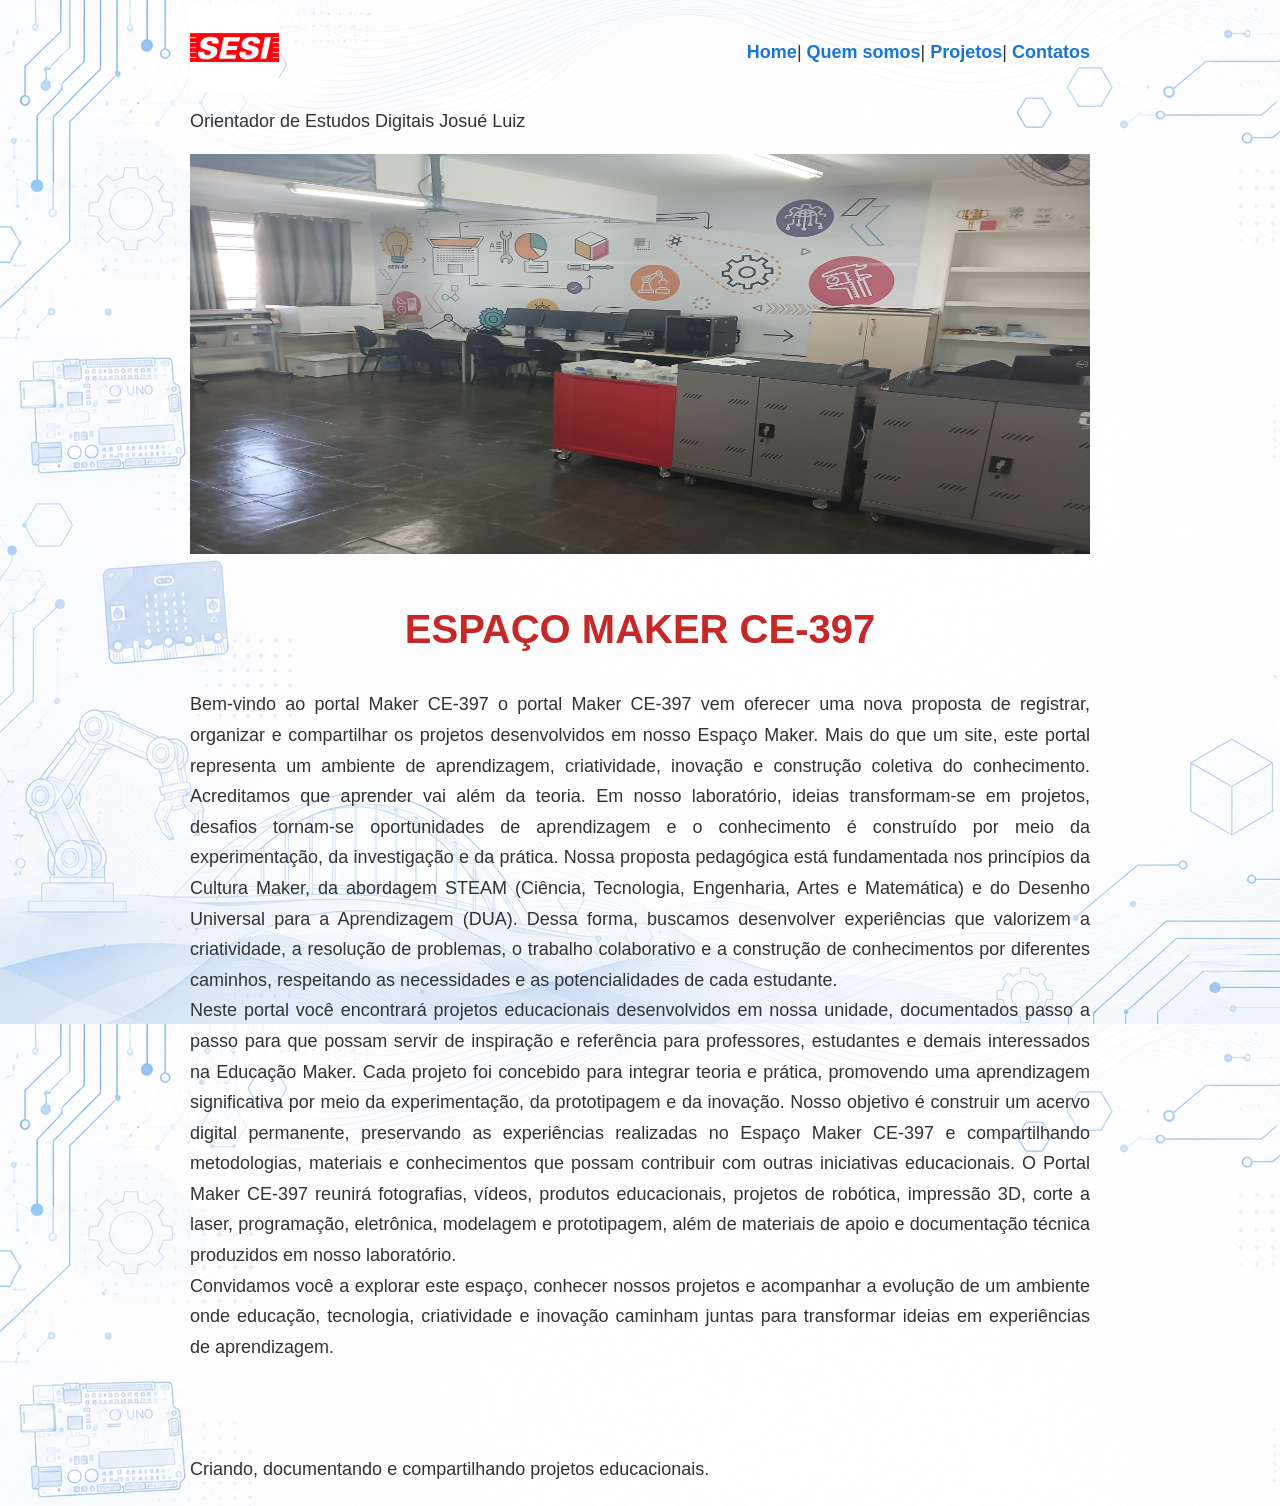
<file: index.html>
<!DOCTYPE html>
<html lang="en">
<head>
    <meta charset="UTF-8">
    <meta name="viewport" content="width=device-width, initial-scale=1.0">
    <title>Portal SESI-CE-397</title>
    
<link rel="stylesheet" href="css/estilo.css">

</head>
<body background="imagens/fundo.png">
    
<table border="0" width = "900" align="center">
   

     <tr>

        <td height="20">
            <img src="imagens/sesi.png" alt="logo sesi" width="89"></td>
      
        <td align="right">
           <a href="index.html">Home</a>| 
            <a href="quem-somos.html">Quem somos</a>|
              <a href="projetos.html">Projetos</a>|
            <a href="contatos.html">Contatos</a>
        </td>
     </tr>
   

     <tr >
        <td colspan="2" <p >Orientador de Estudos Digitais Josué Luiz</p> <img src="imagens/salaMAker.jpg" alt="perfil orientador" width="900" height="400"></td>
     </tr>

     <tr>
        <td colspan="2">
            <h1 >  ESPAÇO MAKER CE-397 </h1>
          

<p style="text-align: justify;">

 Bem-vindo ao portal Maker CE-397

o portal Maker CE-397 vem oferecer uma nova proposta de registrar, 
organizar e compartilhar os projetos desenvolvidos em nosso Espaço Maker.
Mais do que um site, este portal representa um ambiente de aprendizagem, criatividade, 
inovação e construção coletiva do conhecimento. Acreditamos que aprender vai além da teoria. Em nosso laboratório, ideias 
transformam-se em projetos, desafios tornam-se oportunidades de aprendizagem e o 
conhecimento é construído por meio da experimentação, da investigação e da prática.

Nossa proposta pedagógica está fundamentada nos princípios da Cultura Maker, 
da abordagem STEAM (Ciência, Tecnologia, Engenharia, Artes e Matemática) e do 
Desenho Universal para a Aprendizagem (DUA). Dessa forma, buscamos desenvolver
 experiências que valorizem a criatividade, a resolução de problemas, o trabalho 
 colaborativo e a construção de conhecimentos por diferentes caminhos, respeitando as 
 necessidades e as potencialidades de cada estudante.<br>

Neste portal você encontrará projetos educacionais desenvolvidos em nossa unidade, 
documentados passo a passo para que possam servir de inspiração e referência para 
professores, estudantes e demais interessados na Educação Maker. Cada projeto foi 
concebido para integrar teoria e prática, promovendo uma aprendizagem significativa
 por meio da experimentação, da prototipagem e da inovação.

Nosso objetivo é construir um acervo digital permanente, preservando as experiências 
realizadas no Espaço Maker CE-397 e compartilhando metodologias, materiais e conhecimentos 
que possam contribuir com outras iniciativas educacionais.

O Portal Maker CE-397 reunirá fotografias, vídeos, produtos educacionais, 
projetos de robótica, impressão 3D, corte a laser, programação, eletrônica, 
modelagem e prototipagem, além de materiais de apoio e documentação técnica 
produzidos em nosso laboratório.<br>

Convidamos você a explorar este espaço, conhecer nossos projetos e acompanhar 
a evolução de um ambiente onde educação, tecnologia, criatividade e inovação 
caminham juntas para transformar ideias em experiências de aprendizagem.<br>

<br><br><br>

Criando, documentando e compartilhando projetos educacionais.
</P>
      </td>
     </tr>

</table>


</body>
</html>
</file>
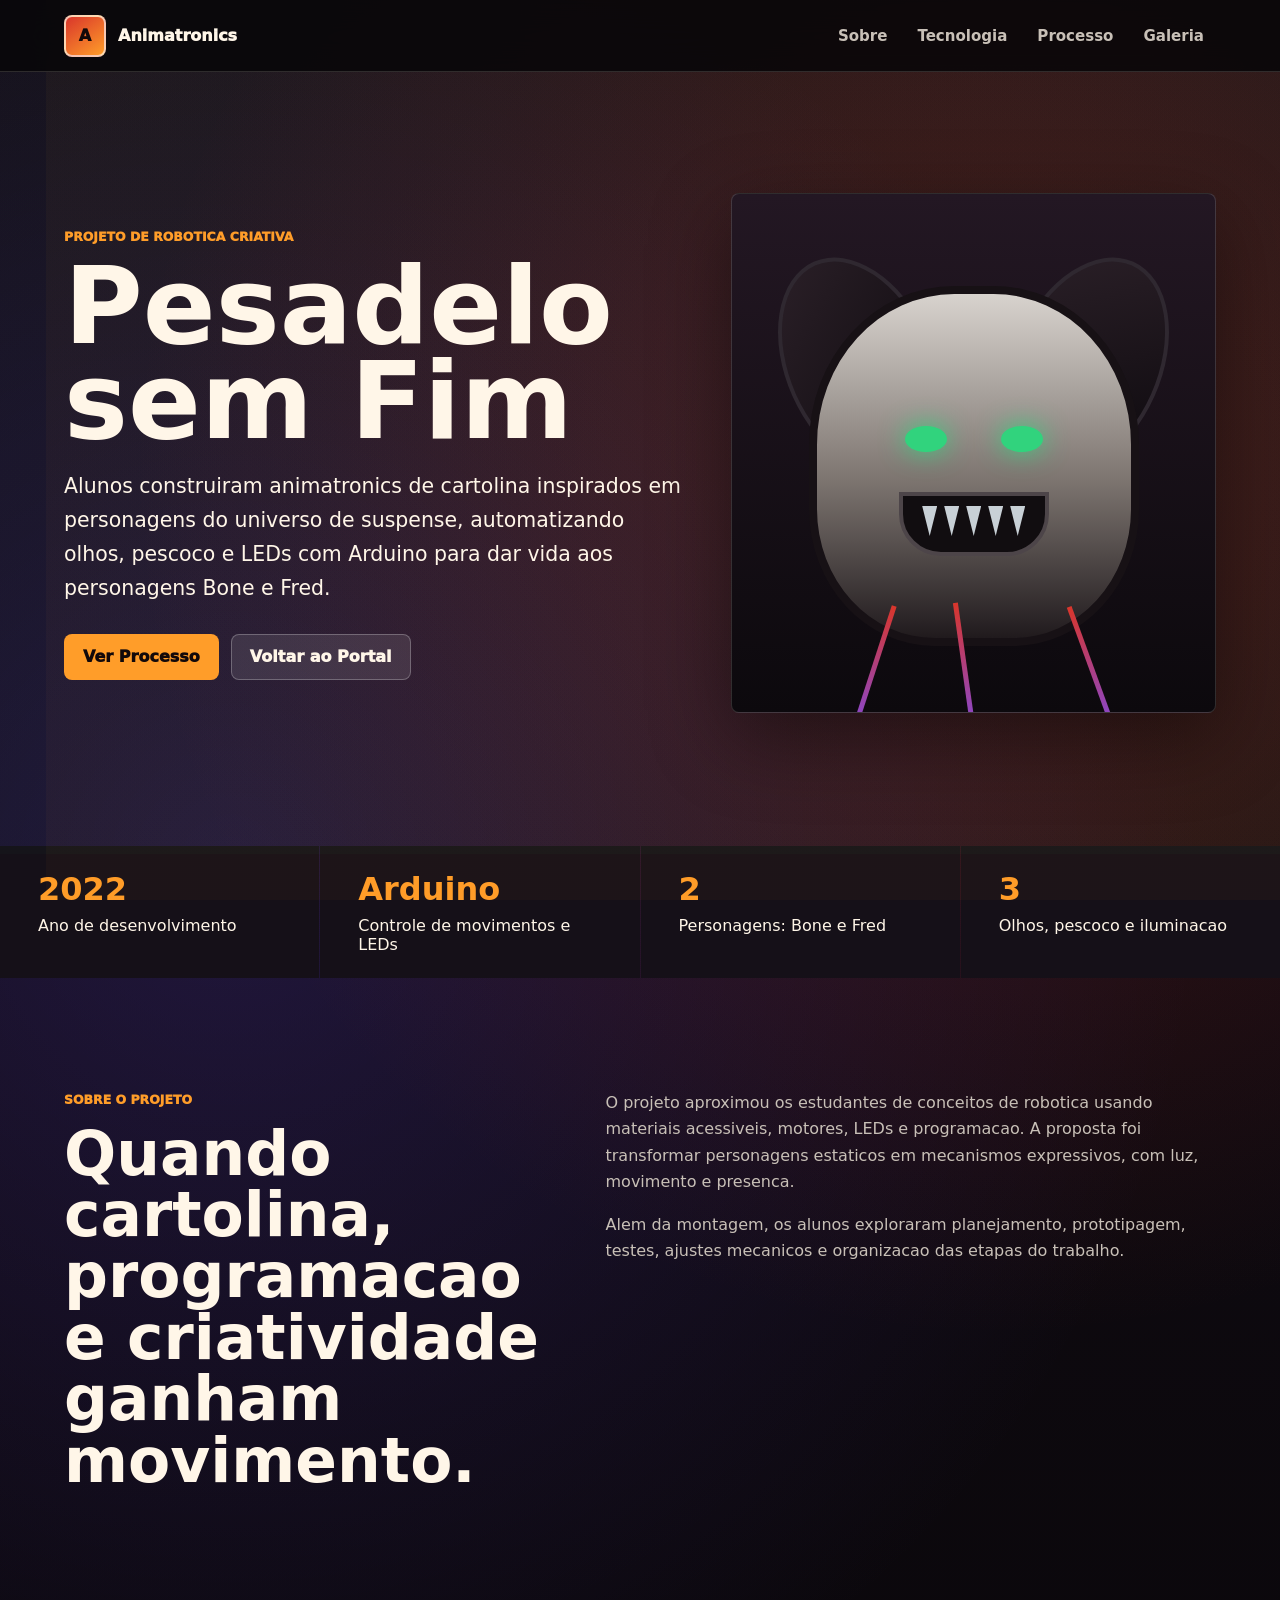
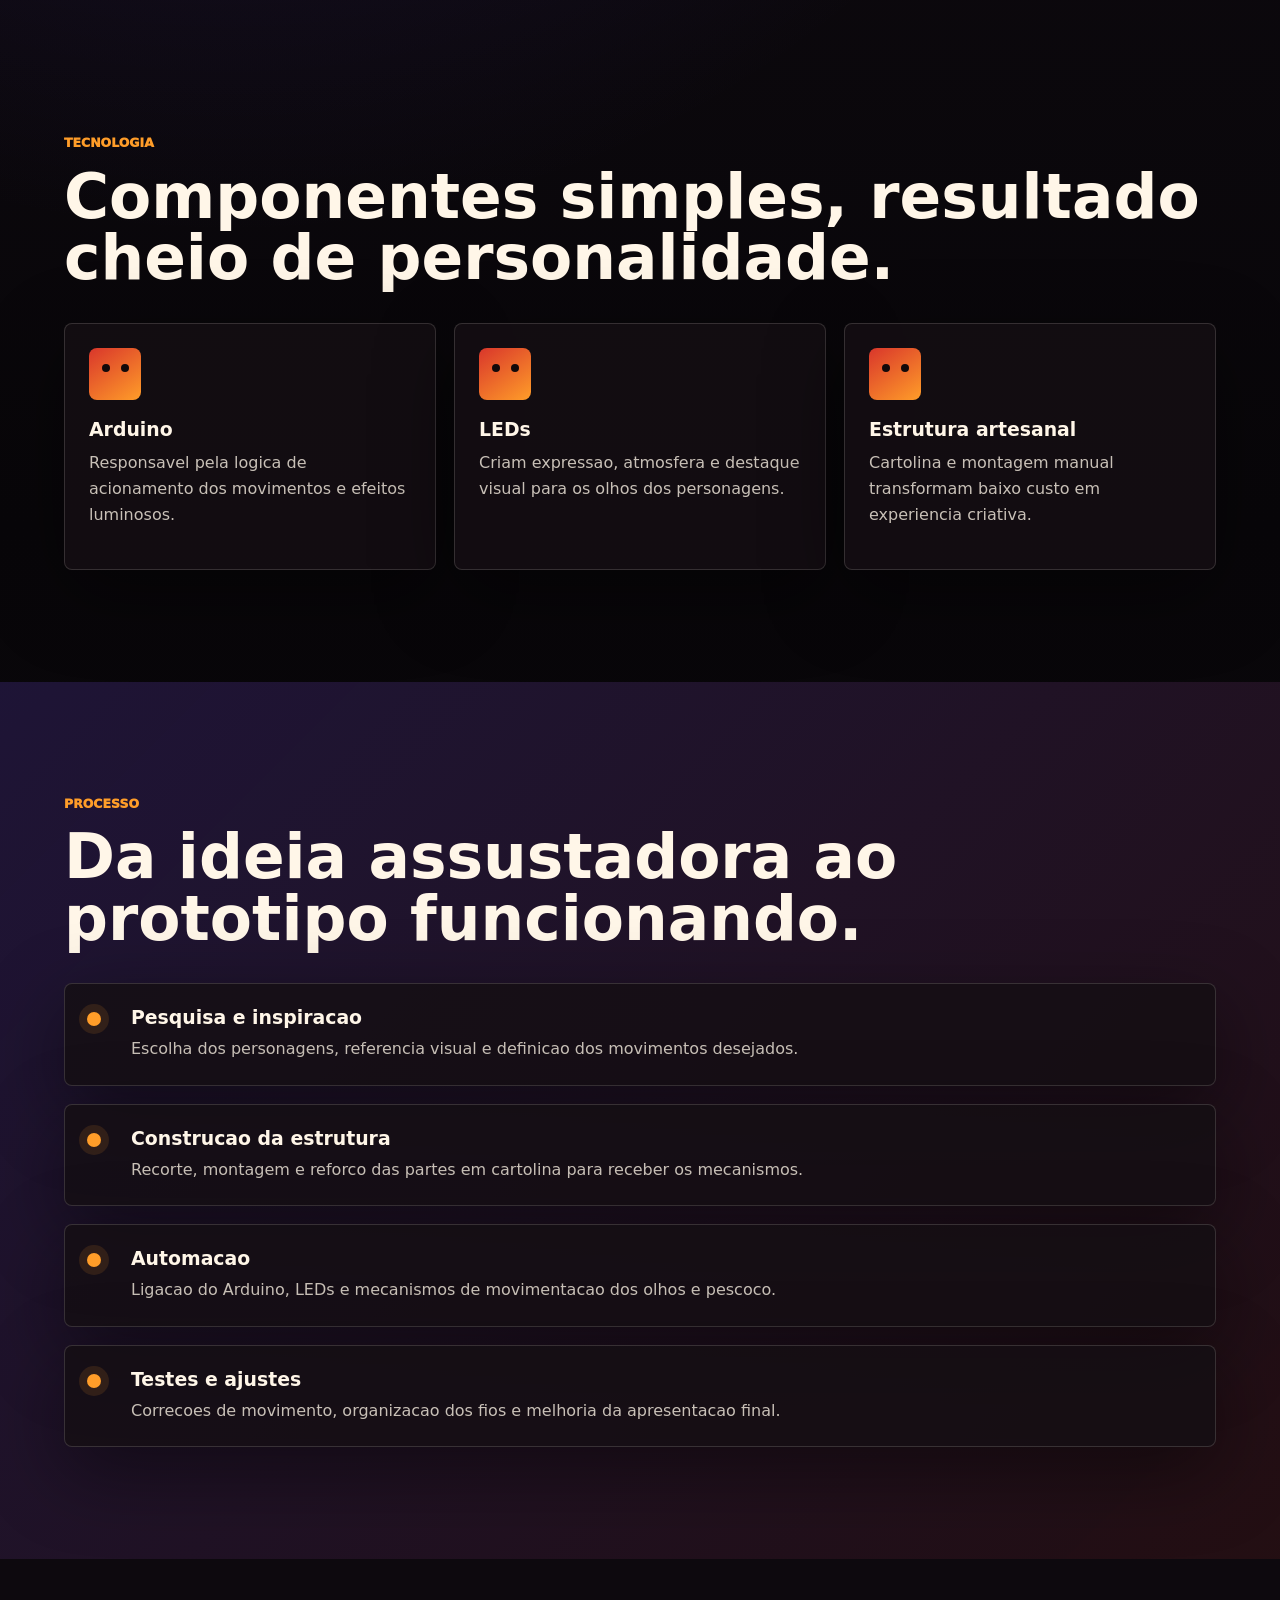
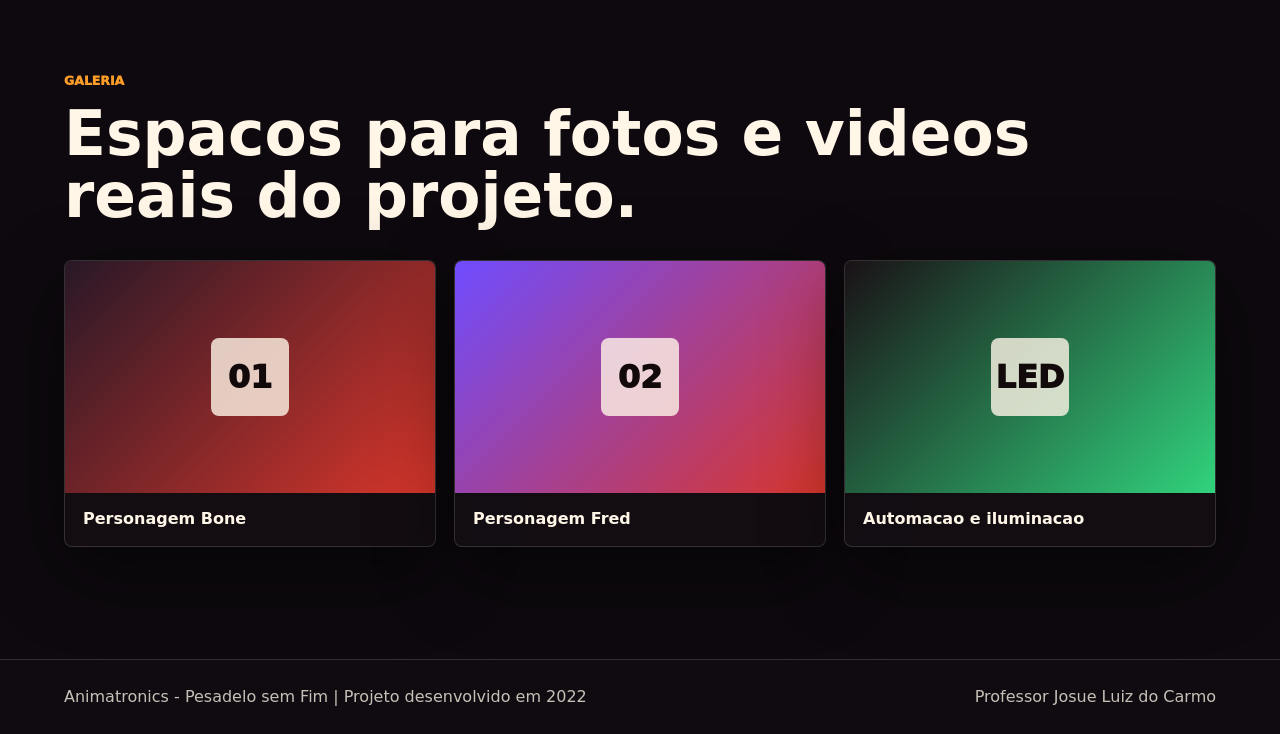
<file: Codex/2026-07-04/sa/outputs/animatronics-preview/index.html>
<!doctype html>
<html lang="pt-BR">
  <head>
    <meta charset="utf-8" />
    <meta name="viewport" content="width=device-width, initial-scale=1" />
    <title>Animatronics | Pesadelo sem Fim</title>
    <meta
      name="description"
      content="Projeto Animatronics - Pesadelo sem Fim, desenvolvido com cartolina, Arduino, LEDs e movimentos automatizados."
    />
    <style>
      :root {
        color-scheme: dark;
        --ink: #fff6e8;
        --muted: #c8c0b7;
        --night: #080609;
        --panel: rgba(21, 15, 20, 0.84);
        --line: rgba(255, 246, 232, 0.15);
        --red: #d9362b;
        --amber: #ff9d29;
        --violet: #6f4cff;
        --green: #31d37d;
        --steel: #c8d0d6;
        --shadow: 0 24px 80px rgba(0, 0, 0, 0.44);
        font-family: Inter, ui-sans-serif, system-ui, -apple-system, BlinkMacSystemFont, "Segoe UI", sans-serif;
      }

      * {
        box-sizing: border-box;
      }

      html {
        scroll-behavior: smooth;
      }

      body {
        margin: 0;
        background:
          radial-gradient(circle at 78% 12%, rgba(217, 54, 43, 0.24), transparent 24%),
          radial-gradient(circle at 18% 22%, rgba(111, 76, 255, 0.18), transparent 30%),
          linear-gradient(180deg, #150e17 0%, var(--night) 54%, #0f0b10 100%);
        color: var(--ink);
      }

      body::before {
        background:
          linear-gradient(90deg, transparent 0 46px, rgba(255, 157, 41, 0.06) 46px 48px),
          linear-gradient(0deg, transparent 0 46px, rgba(49, 211, 125, 0.045) 46px 48px);
        content: "";
        inset: 0;
        opacity: 0.62;
        pointer-events: none;
        position: fixed;
      }

      a {
        color: inherit;
        text-decoration: none;
      }

      .topbar {
        align-items: center;
        backdrop-filter: blur(18px);
        background: rgba(8, 6, 9, 0.86);
        border-bottom: 1px solid var(--line);
        display: flex;
        inset: 0 0 auto;
        justify-content: space-between;
        min-height: 72px;
        padding: 14px clamp(18px, 5vw, 70px);
        position: fixed;
        z-index: 5;
      }

      .brand {
        align-items: center;
        display: flex;
        gap: 12px;
        font-weight: 950;
      }

      .brand-mark {
        align-items: center;
        aspect-ratio: 1;
        background: linear-gradient(145deg, var(--red), var(--amber));
        border: 2px solid rgba(255, 246, 232, 0.72);
        border-radius: 8px;
        color: #12090a;
        display: grid;
        flex: 0 0 42px;
        font-weight: 950;
        place-items: center;
      }

      .nav {
        display: flex;
        gap: 6px;
      }

      .nav a {
        border-radius: 7px;
        color: var(--muted);
        font-size: 0.94rem;
        font-weight: 800;
        padding: 10px 12px;
      }

      .nav a:hover {
        background: rgba(255, 255, 255, 0.08);
        color: var(--ink);
      }

      .hero {
        align-items: center;
        display: grid;
        gap: 46px;
        grid-template-columns: minmax(0, 1fr) minmax(300px, 0.78fr);
        min-height: 94vh;
        padding: 122px clamp(18px, 5vw, 70px) 62px;
        position: relative;
      }

      .eyebrow {
        color: var(--amber);
        font-size: 0.78rem;
        font-weight: 950;
        letter-spacing: 0;
        margin: 0 0 12px;
        text-transform: uppercase;
      }

      h1,
      h2,
      h3,
      p {
        margin-top: 0;
      }

      h1 {
        font-size: clamp(3.1rem, 8.4vw, 7.2rem);
        line-height: 0.88;
        margin-bottom: 22px;
        max-width: 9ch;
      }

      h2 {
        font-size: clamp(2rem, 4.8vw, 4rem);
        line-height: 1;
        margin-bottom: 18px;
      }

      h3 {
        font-size: 1.18rem;
        margin-bottom: 10px;
      }

      p {
        color: var(--muted);
        font-size: 1rem;
        line-height: 1.65;
      }

      .hero p:not(.eyebrow) {
        color: var(--ink);
        font-size: clamp(1.05rem, 2vw, 1.28rem);
        max-width: 690px;
      }

      .actions {
        display: flex;
        flex-wrap: wrap;
        gap: 12px;
        margin-top: 28px;
      }

      .button {
        align-items: center;
        border: 1px solid transparent;
        border-radius: 8px;
        display: inline-flex;
        font-weight: 950;
        justify-content: center;
        min-height: 46px;
        padding: 12px 18px;
      }

      .primary {
        background: var(--amber);
        color: #12090a;
      }

      .secondary {
        background: rgba(255, 255, 255, 0.1);
        border-color: rgba(255, 255, 255, 0.25);
      }

      .animatronic {
        background:
          radial-gradient(circle at 42% 34%, rgba(255, 157, 41, 0.2), transparent 18%),
          linear-gradient(180deg, #231723, #0c090d);
        border: 1px solid var(--line);
        border-radius: 8px;
        box-shadow: var(--shadow);
        min-height: 520px;
        overflow: hidden;
        position: relative;
      }

      .animatronic::before,
      .animatronic::after {
        background: linear-gradient(145deg, #2b2028, #0b080c);
        border: 4px solid #2f2830;
        border-radius: 50%;
        content: "";
        height: 220px;
        position: absolute;
        top: 58px;
        width: 140px;
      }

      .animatronic::before {
        left: 54px;
        transform: rotate(-24deg);
      }

      .animatronic::after {
        right: 54px;
        transform: rotate(24deg);
      }

      .face {
        background: linear-gradient(180deg, #d8d3ce, #7d7570 54%, #201a1d);
        border: 8px solid #171115;
        border-radius: 44% 44% 38% 38%;
        height: 360px;
        left: 50%;
        position: absolute;
        top: 92px;
        transform: translateX(-50%);
        width: min(330px, 70%);
        z-index: 1;
      }

      .eye {
        background: var(--green);
        border-radius: 50%;
        box-shadow: 0 0 26px rgba(49, 211, 125, 0.96);
        height: 26px;
        position: absolute;
        top: 132px;
        width: 42px;
      }

      .eye.left {
        left: 28%;
      }

      .eye.right {
        right: 28%;
      }

      .mouth {
        background: #110d10;
        border: 4px solid #4d4549;
        border-radius: 0 0 42px 42px;
        bottom: 82px;
        display: flex;
        gap: 7px;
        height: 64px;
        justify-content: center;
        left: 50%;
        padding-top: 10px;
        position: absolute;
        transform: translateX(-50%);
        width: 150px;
      }

      .mouth i {
        background: var(--steel);
        clip-path: polygon(50% 100%, 0 0, 100% 0);
        height: 30px;
        width: 15px;
      }

      .wire {
        background: linear-gradient(180deg, var(--red), var(--violet));
        bottom: -50px;
        height: 160px;
        position: absolute;
        width: 5px;
        z-index: 2;
      }

      .wire.one {
        left: 28%;
        transform: rotate(18deg);
      }

      .wire.two {
        left: 48%;
        transform: rotate(-8deg);
      }

      .wire.three {
        right: 24%;
        transform: rotate(-20deg);
      }

      .stats {
        display: grid;
        gap: 1px;
        grid-template-columns: repeat(4, 1fr);
      }

      .stats article {
        background: #151018;
        min-height: 126px;
        padding: 24px clamp(18px, 4vw, 38px);
      }

      .stats strong {
        color: var(--amber);
        display: block;
        font-size: 2rem;
        margin-bottom: 8px;
      }

      .section {
        padding: clamp(64px, 9vw, 112px) clamp(18px, 5vw, 70px);
      }

      .split {
        display: grid;
        gap: 42px;
        grid-template-columns: minmax(0, 0.9fr) minmax(0, 1.1fr);
      }

      .cards,
      .gallery-grid,
      .timeline {
        display: grid;
        gap: 18px;
        margin-top: 34px;
      }

      .cards {
        grid-template-columns: repeat(3, minmax(0, 1fr));
      }

      .card,
      .step,
      .photo {
        background: var(--panel);
        border: 1px solid var(--line);
        border-radius: 8px;
        box-shadow: var(--shadow);
      }

      .card {
        min-height: 210px;
        padding: 24px;
      }

      .icon {
        background: linear-gradient(145deg, var(--red), var(--amber));
        border-radius: 8px;
        display: block;
        height: 52px;
        margin-bottom: 18px;
        position: relative;
        width: 52px;
      }

      .icon::after {
        background: #12090a;
        border-radius: 50%;
        box-shadow: 19px 0 0 #12090a;
        content: "";
        height: 8px;
        left: 13px;
        position: absolute;
        top: 16px;
        width: 8px;
      }

      .process {
        background:
          linear-gradient(135deg, rgba(111, 76, 255, 0.16), rgba(217, 54, 43, 0.1)),
          #0e0a10;
      }

      .step {
        display: grid;
        gap: 8px 18px;
        grid-template-columns: 26px 1fr;
        padding: 22px;
      }

      .dot {
        background: var(--amber);
        border-radius: 50%;
        box-shadow: 0 0 0 8px rgba(255, 157, 41, 0.12);
        height: 14px;
        margin-top: 6px;
        width: 14px;
      }

      .step h3,
      .step p {
        grid-column: 2;
        margin: 0;
      }

      .gallery {
        background: #0d090e;
      }

      .gallery-grid {
        grid-template-columns: repeat(3, minmax(0, 1fr));
      }

      .photo {
        margin: 0;
        overflow: hidden;
      }

      .placeholder {
        align-items: center;
        aspect-ratio: 16 / 10;
        background: linear-gradient(135deg, #281827, var(--red));
        color: #12090a;
        display: grid;
        font-size: 2rem;
        font-weight: 950;
        min-height: 190px;
        place-items: center;
      }

      .placeholder span {
        background: rgba(255, 246, 232, 0.8);
        border-radius: 8px;
        display: grid;
        height: 78px;
        place-items: center;
        width: 78px;
      }

      figcaption {
        font-weight: 900;
        padding: 16px 18px 18px;
      }

      .footer {
        align-items: center;
        border-top: 1px solid var(--line);
        display: flex;
        gap: 18px;
        justify-content: space-between;
        padding: 24px clamp(18px, 5vw, 70px);
      }

      .footer p {
        margin: 0;
      }

      @media (max-width: 920px) {
        .hero,
        .split {
          grid-template-columns: 1fr;
        }

        .cards {
          grid-template-columns: repeat(2, minmax(0, 1fr));
        }

        .animatronic {
          min-height: 440px;
        }
      }

      @media (max-width: 700px) {
        .nav {
          display: none;
        }

        .hero {
          padding-top: 104px;
        }

        .stats,
        .cards,
        .gallery-grid {
          grid-template-columns: 1fr;
        }

        .footer {
          align-items: start;
          flex-direction: column;
        }
      }
    </style>
  </head>
  <body>
    <header class="topbar">
      <a class="brand" href="#inicio">
        <span class="brand-mark">A</span>
        <span>Animatronics</span>
      </a>
      <nav class="nav" aria-label="Navegacao principal">
        <a href="#sobre">Sobre</a>
        <a href="#tecnologia">Tecnologia</a>
        <a href="#processo">Processo</a>
        <a href="#galeria">Galeria</a>
      </nav>
    </header>

    <main>
      <section class="hero" id="inicio">
        <div>
          <p class="eyebrow">Projeto de robotica criativa</p>
          <h1>Pesadelo sem Fim</h1>
          <p>
            Alunos construiram animatronics de cartolina inspirados em personagens do universo
            de suspense, automatizando olhos, pescoco e LEDs com Arduino para dar vida aos
            personagens Bone e Fred.
          </p>
          <div class="actions">
            <a class="button primary" href="#processo">Ver Processo</a>
            <a class="button secondary" href="https://josueluizpro.github.io/portal-de-projetos-html/">
              Voltar ao Portal
            </a>
          </div>
        </div>

        <div class="animatronic" aria-label="Ilustracao de um animatronic">
          <div class="face">
            <span class="eye left"></span>
            <span class="eye right"></span>
            <span class="mouth"><i></i><i></i><i></i><i></i><i></i></span>
          </div>
          <span class="wire one"></span>
          <span class="wire two"></span>
          <span class="wire three"></span>
        </div>
      </section>

      <section class="stats" aria-label="Resumo do projeto">
        <article>
          <strong>2022</strong>
          <span>Ano de desenvolvimento</span>
        </article>
        <article>
          <strong>Arduino</strong>
          <span>Controle de movimentos e LEDs</span>
        </article>
        <article>
          <strong>2</strong>
          <span>Personagens: Bone e Fred</span>
        </article>
        <article>
          <strong>3</strong>
          <span>Olhos, pescoco e iluminacao</span>
        </article>
      </section>

      <section class="section split" id="sobre">
        <div>
          <p class="eyebrow">Sobre o projeto</p>
          <h2>Quando cartolina, programacao e criatividade ganham movimento.</h2>
        </div>
        <div>
          <p>
            O projeto aproximou os estudantes de conceitos de robotica usando materiais acessiveis,
            motores, LEDs e programacao. A proposta foi transformar personagens estaticos em
            mecanismos expressivos, com luz, movimento e presenca.
          </p>
          <p>
            Alem da montagem, os alunos exploraram planejamento, prototipagem, testes, ajustes
            mecanicos e organizacao das etapas do trabalho.
          </p>
        </div>
      </section>

      <section class="section" id="tecnologia">
        <div>
          <p class="eyebrow">Tecnologia</p>
          <h2>Componentes simples, resultado cheio de personalidade.</h2>
        </div>
        <div class="cards">
          <article class="card">
            <span class="icon"></span>
            <h3>Arduino</h3>
            <p>Responsavel pela logica de acionamento dos movimentos e efeitos luminosos.</p>
          </article>
          <article class="card">
            <span class="icon"></span>
            <h3>LEDs</h3>
            <p>Criam expressao, atmosfera e destaque visual para os olhos dos personagens.</p>
          </article>
          <article class="card">
            <span class="icon"></span>
            <h3>Estrutura artesanal</h3>
            <p>Cartolina e montagem manual transformam baixo custo em experiencia criativa.</p>
          </article>
        </div>
      </section>

      <section class="section process" id="processo">
        <div>
          <p class="eyebrow">Processo</p>
          <h2>Da ideia assustadora ao prototipo funcionando.</h2>
        </div>
        <div class="timeline">
          <article class="step">
            <span class="dot"></span>
            <h3>Pesquisa e inspiracao</h3>
            <p>Escolha dos personagens, referencia visual e definicao dos movimentos desejados.</p>
          </article>
          <article class="step">
            <span class="dot"></span>
            <h3>Construcao da estrutura</h3>
            <p>Recorte, montagem e reforco das partes em cartolina para receber os mecanismos.</p>
          </article>
          <article class="step">
            <span class="dot"></span>
            <h3>Automacao</h3>
            <p>Ligacao do Arduino, LEDs e mecanismos de movimentacao dos olhos e pescoco.</p>
          </article>
          <article class="step">
            <span class="dot"></span>
            <h3>Testes e ajustes</h3>
            <p>Correcoes de movimento, organizacao dos fios e melhoria da apresentacao final.</p>
          </article>
        </div>
      </section>

      <section class="section gallery" id="galeria">
        <div>
          <p class="eyebrow">Galeria</p>
          <h2>Espacos para fotos e videos reais do projeto.</h2>
        </div>
        <div class="gallery-grid">
          <figure class="photo">
            <div class="placeholder"><span>01</span></div>
            <figcaption>Personagem Bone</figcaption>
          </figure>
          <figure class="photo">
            <div class="placeholder" style="background: linear-gradient(135deg, var(--violet), var(--red))">
              <span>02</span>
            </div>
            <figcaption>Personagem Fred</figcaption>
          </figure>
          <figure class="photo">
            <div class="placeholder" style="background: linear-gradient(135deg, #1a1116, var(--green))">
              <span>LED</span>
            </div>
            <figcaption>Automacao e iluminacao</figcaption>
          </figure>
        </div>
      </section>
    </main>

    <footer class="footer">
      <p>Animatronics - Pesadelo sem Fim | Projeto desenvolvido em 2022</p>
      <p>Professor Josue Luiz do Carmo</p>
    </footer>
  </body>
</html>
</file>
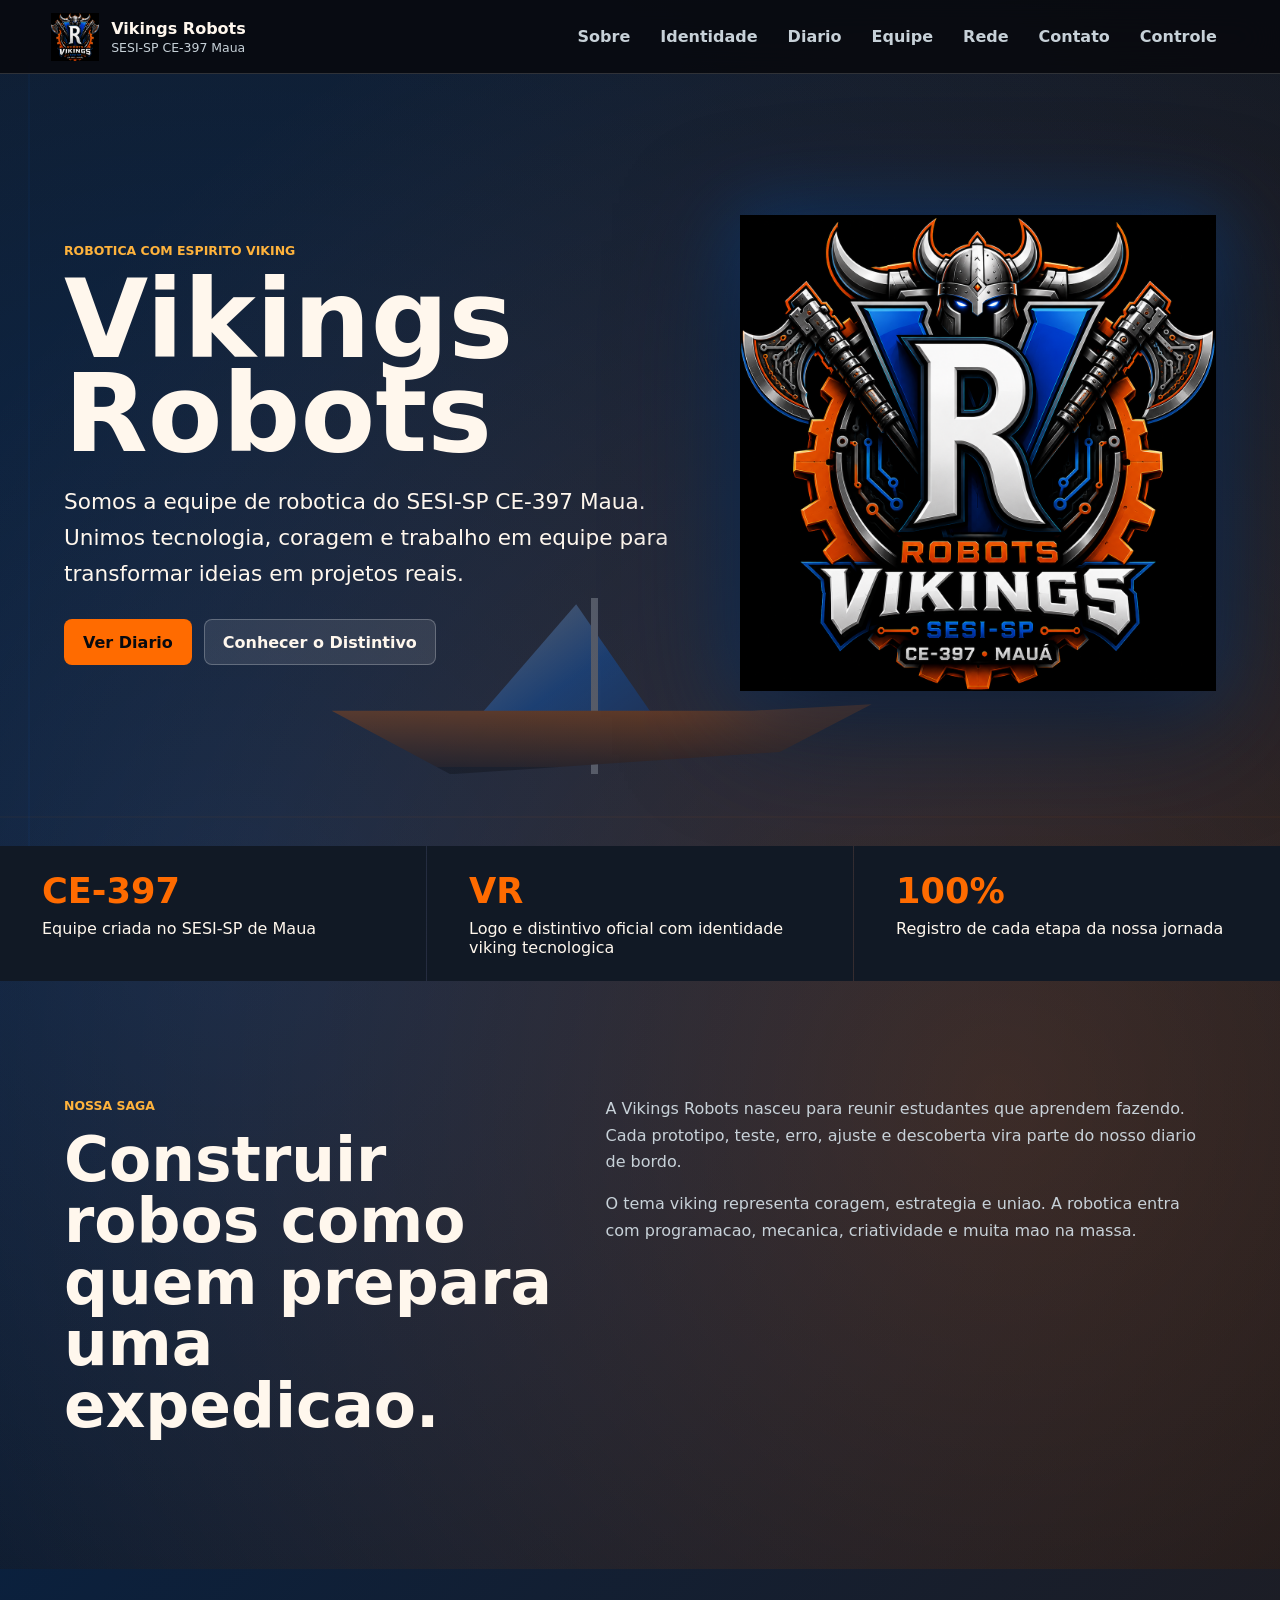
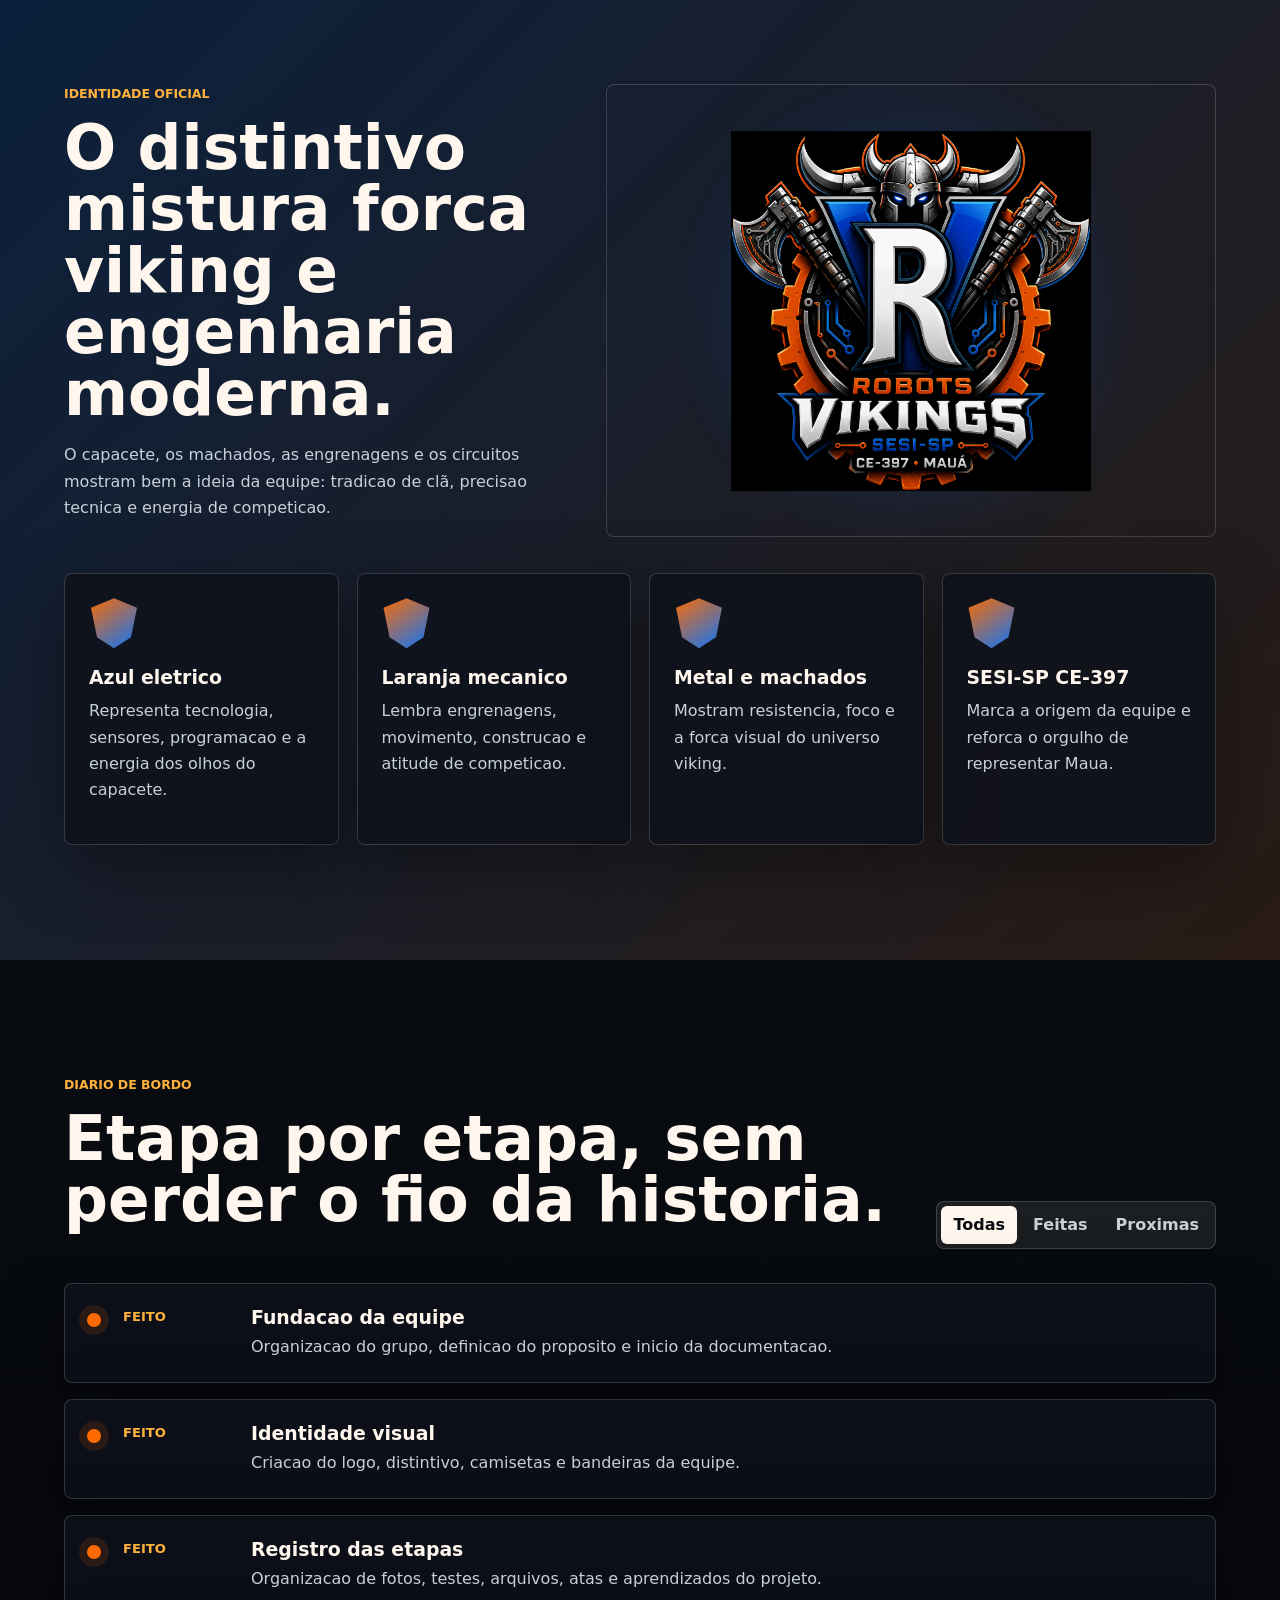
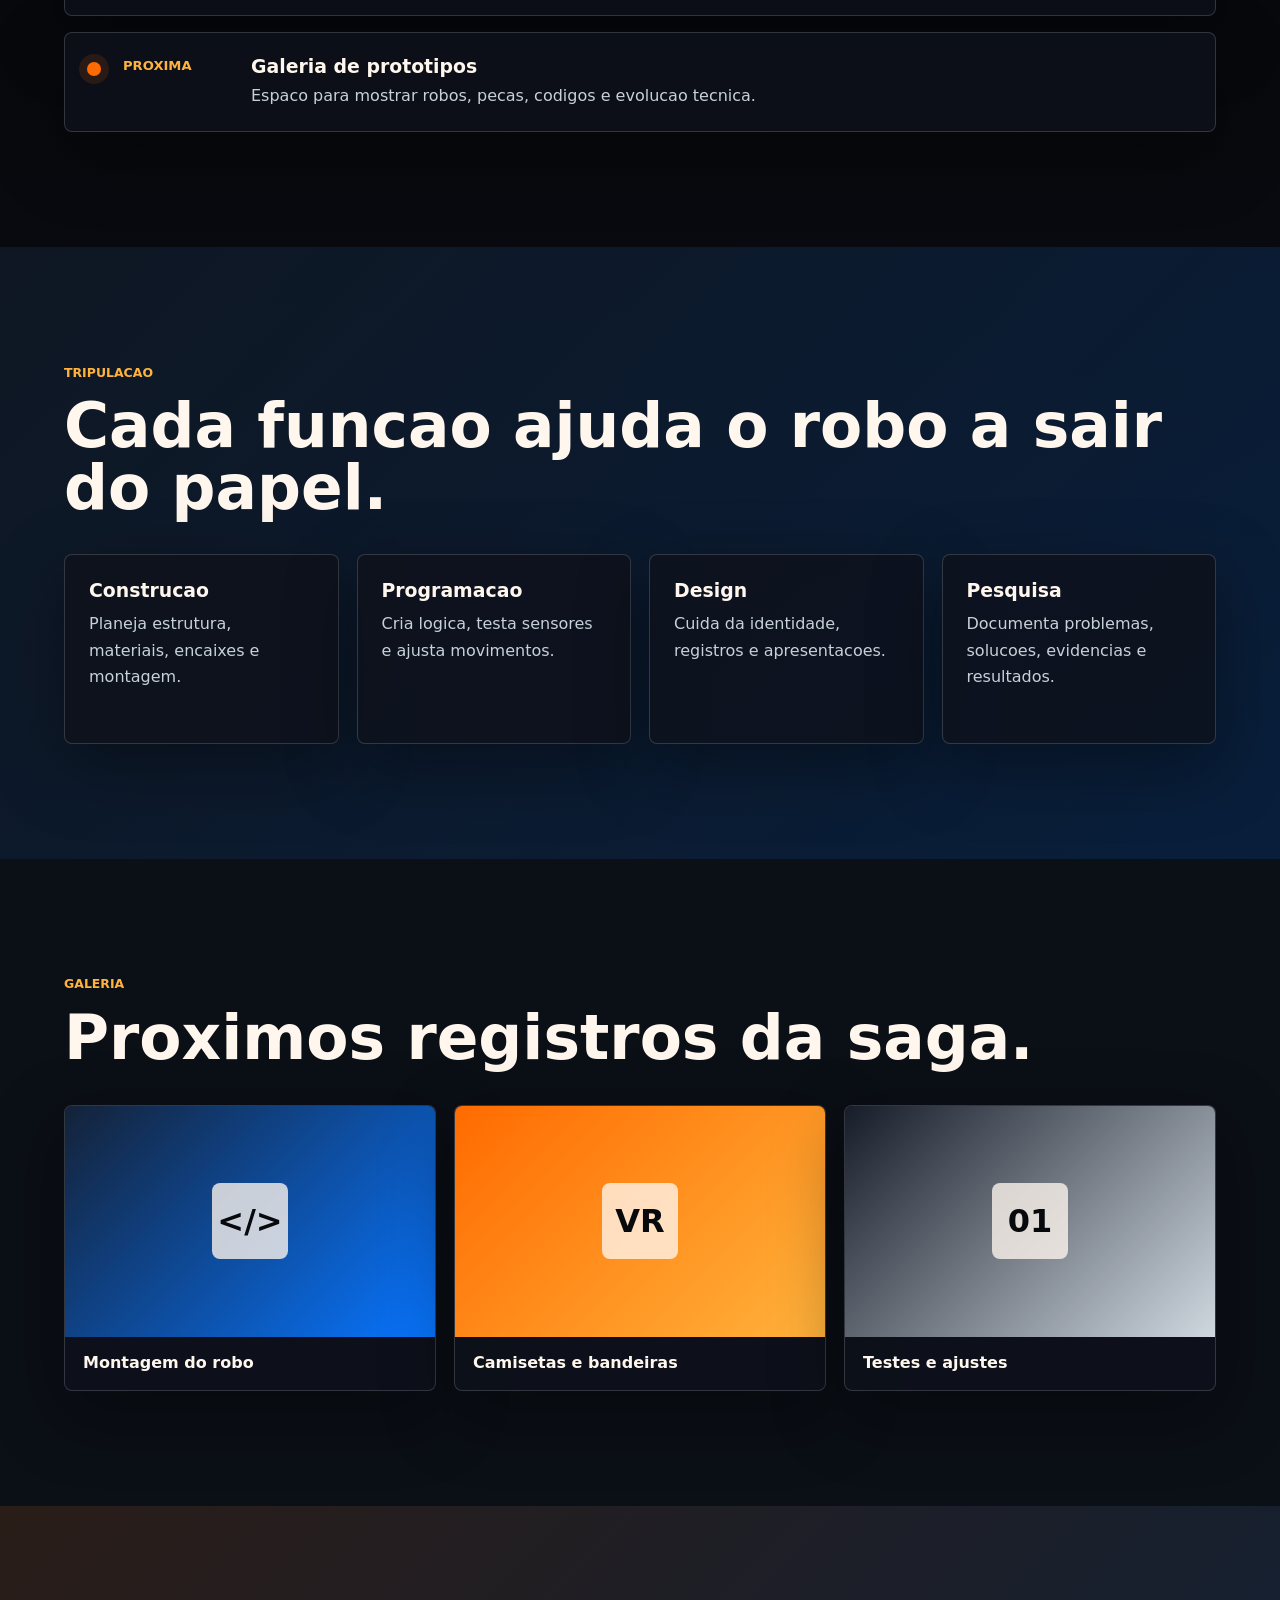
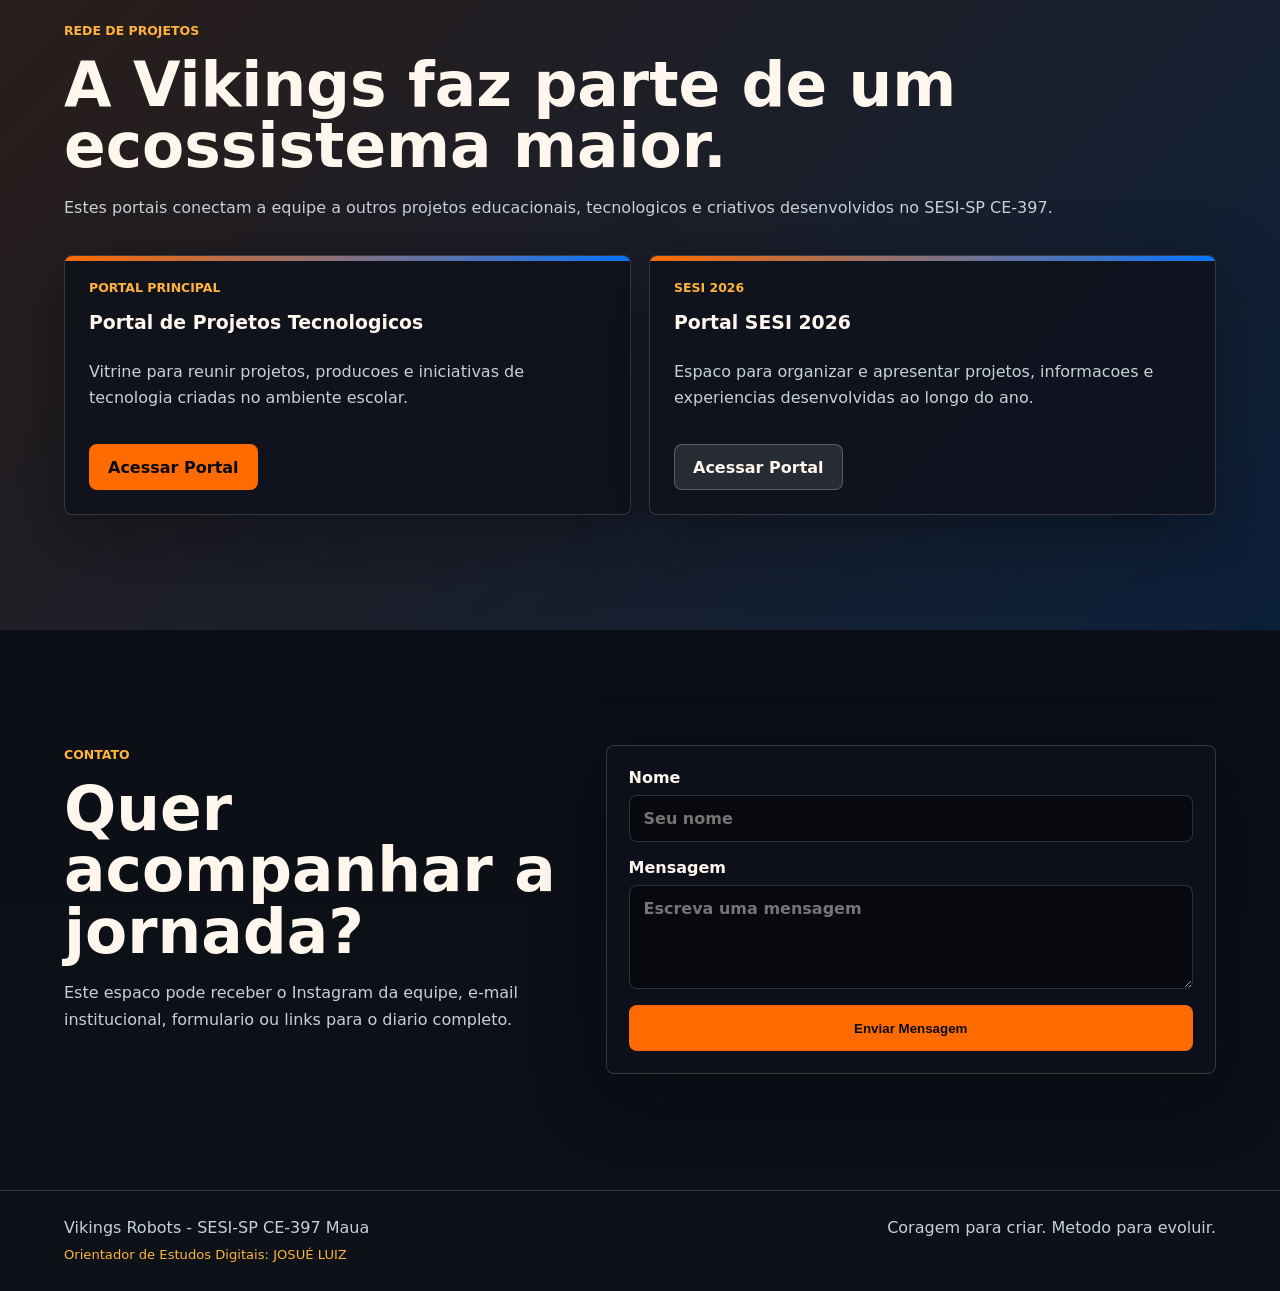
<file: Codex/2026-07-04/sa/outputs/vikings-preview/index.html>
<!doctype html>
<html lang="pt-BR">
  <head>
    <meta charset="utf-8" />
    <meta name="viewport" content="width=device-width, initial-scale=1" />
    <title>Vikings Robots | SESI-SP CE-397 Maua</title>
    <meta
      name="description"
      content="Site da equipe Vikings Robots do SESI-SP CE-397 Maua, com identidade, diario de bordo e projetos de robotica."
    />
    <style>
      :root {
        color-scheme: dark;
        --ink: #fff7ed;
        --muted: #c7d1d8;
        --night: #07090d;
        --panel: rgba(14, 18, 27, 0.82);
        --line: rgba(255, 255, 255, 0.16);
        --blue: #0875ff;
        --blue-soft: #1ba3ff;
        --orange: #ff6b00;
        --gold: #ffb33c;
        --steel: #cfd7df;
        --shadow: 0 22px 70px rgba(0, 0, 0, 0.38);
        font-family: Inter, ui-sans-serif, system-ui, -apple-system, BlinkMacSystemFont, "Segoe UI", sans-serif;
      }

      * {
        box-sizing: border-box;
      }

      html {
        scroll-behavior: smooth;
      }

      body {
        margin: 0;
        background:
          radial-gradient(circle at 78% 18%, rgba(255, 107, 0, 0.2), transparent 24%),
          radial-gradient(circle at 18% 15%, rgba(8, 117, 255, 0.22), transparent 28%),
          linear-gradient(180deg, #101722 0%, var(--night) 52%, #0d1118 100%);
        color: var(--ink);
      }

      a {
        color: inherit;
        text-decoration: none;
      }

      .topbar {
        align-items: center;
        backdrop-filter: blur(18px);
        background: rgba(7, 9, 13, 0.86);
        border-bottom: 1px solid var(--line);
        display: flex;
        inset: 0 0 auto;
        justify-content: space-between;
        min-height: 74px;
        padding: 12px clamp(18px, 4vw, 58px);
        position: fixed;
        z-index: 10;
      }

      .brand {
        align-items: center;
        display: flex;
        gap: 12px;
      }

      .brand img {
        height: 48px;
        object-fit: contain;
        width: 48px;
      }

      .brand strong,
      .brand small {
        display: block;
      }

      .brand small {
        color: var(--muted);
        font-size: 0.78rem;
        margin-top: 2px;
      }

      .nav {
        display: flex;
        gap: 6px;
      }

      .nav a {
        border-radius: 7px;
        color: var(--muted);
        font-weight: 800;
        padding: 10px 12px;
      }

      .nav a:hover {
        background: rgba(255, 255, 255, 0.08);
        color: var(--ink);
      }

      .hero {
        align-items: center;
        display: grid;
        gap: 42px;
        grid-template-columns: minmax(0, 0.96fr) minmax(300px, 0.72fr);
        min-height: 94vh;
        overflow: hidden;
        padding: 122px clamp(18px, 5vw, 74px) 62px;
        position: relative;
      }

      .hero::before {
        background:
          linear-gradient(90deg, transparent 0 28px, rgba(8, 117, 255, 0.1) 28px 30px, transparent 30px 58px),
          linear-gradient(0deg, transparent 0 28px, rgba(255, 107, 0, 0.08) 28px 30px, transparent 30px 58px);
        content: "";
        inset: 0;
        opacity: 0.42;
        position: absolute;
      }

      .ship {
        bottom: 8%;
        height: 180px;
        left: 47%;
        opacity: 0.28;
        position: absolute;
        transform: translateX(-50%);
        width: min(540px, 86vw);
      }

      .mast {
        background: var(--steel);
        height: 176px;
        left: 48%;
        position: absolute;
        top: 0;
        width: 7px;
      }

      .sail {
        background: linear-gradient(145deg, #eef4fb, var(--blue), #083f94);
        clip-path: polygon(52% 0, 100% 88%, 0 76%);
        height: 150px;
        left: 27%;
        position: absolute;
        top: 6px;
        width: 190px;
      }

      .hull {
        background: linear-gradient(180deg, var(--orange), #2b1408);
        border-bottom: 7px solid #050608;
        bottom: 4px;
        clip-path: polygon(0 9%, 78% 9%, 100% 0, 83% 68%, 22% 100%);
        height: 70px;
        left: 0;
        position: absolute;
        width: 100%;
      }

      .hero-copy,
      .logo-stage {
        position: relative;
        z-index: 1;
      }

      .eyebrow {
        color: var(--gold);
        font-size: 0.78rem;
        font-weight: 900;
        letter-spacing: 0;
        margin: 0 0 12px;
        text-transform: uppercase;
      }

      h1,
      h2,
      h3,
      p {
        margin-top: 0;
      }

      h1 {
        font-size: clamp(3.2rem, 8.5vw, 7.7rem);
        line-height: 0.86;
        margin-bottom: 24px;
        max-width: 8ch;
      }

      h2 {
        font-size: clamp(2rem, 4.8vw, 4rem);
        line-height: 1;
        margin-bottom: 18px;
      }

      h3 {
        font-size: 1.18rem;
        margin-bottom: 10px;
      }

      p {
        color: var(--muted);
        font-size: 1rem;
        line-height: 1.65;
      }

      .hero-copy p:not(.eyebrow) {
        color: var(--ink);
        font-size: clamp(1.05rem, 2vw, 1.35rem);
        max-width: 650px;
      }

      .actions {
        display: flex;
        flex-wrap: wrap;
        gap: 12px;
        margin-top: 28px;
      }

      .button {
        align-items: center;
        border: 1px solid transparent;
        border-radius: 8px;
        display: inline-flex;
        font-weight: 900;
        justify-content: center;
        min-height: 46px;
        padding: 12px 18px;
      }

      .primary {
        background: var(--orange);
        color: #080a0f;
      }

      .secondary {
        background: rgba(255, 255, 255, 0.1);
        border-color: rgba(255, 255, 255, 0.24);
      }

      .logo-stage {
        align-items: center;
        display: grid;
        justify-items: center;
      }

      .logo-stage img {
        filter: drop-shadow(0 26px 58px rgba(0, 0, 0, 0.6)) drop-shadow(0 0 34px rgba(8, 117, 255, 0.36));
        max-height: min(65vh, 650px);
        max-width: min(44vw, 620px);
        object-fit: contain;
        width: 100%;
      }

      .stats {
        display: grid;
        gap: 1px;
        grid-template-columns: repeat(3, 1fr);
      }

      .stats article {
        background: #111925;
        min-height: 128px;
        padding: 24px clamp(18px, 4vw, 42px);
      }

      .stats strong {
        color: var(--orange);
        display: block;
        font-size: 2.2rem;
        margin-bottom: 8px;
      }

      .section {
        padding: clamp(64px, 9vw, 116px) clamp(18px, 5vw, 74px);
      }

      .split,
      .identity-layout,
      .contact {
        display: grid;
        gap: 42px;
        grid-template-columns: minmax(0, 0.9fr) minmax(0, 1.1fr);
      }

      .identity {
        background:
          linear-gradient(135deg, rgba(8, 117, 255, 0.16), rgba(255, 107, 0, 0.12)),
          #0b1018;
      }

      .identity-preview {
        align-items: center;
        background: radial-gradient(circle, rgba(8, 117, 255, 0.22), transparent 64%);
        border: 1px solid var(--line);
        border-radius: 8px;
        display: grid;
        justify-items: center;
        min-height: 420px;
        padding: 28px;
      }

      .identity-preview img {
        max-height: 360px;
        max-width: 100%;
        object-fit: contain;
      }

      .grid,
      .roles,
      .photos {
        display: grid;
        gap: 18px;
        margin-top: 36px;
      }

      .grid,
      .roles {
        grid-template-columns: repeat(4, minmax(0, 1fr));
      }

      .card,
      .step,
      .role,
      .photo,
      .form {
        background: var(--panel);
        border: 1px solid var(--line);
        border-radius: 8px;
        box-shadow: var(--shadow);
      }

      .card,
      .role {
        min-height: 190px;
        padding: 24px;
      }

      .icon {
        display: block;
        height: 50px;
        margin-bottom: 18px;
        position: relative;
        width: 50px;
      }

      .icon::before {
        background: linear-gradient(145deg, var(--orange), var(--blue));
        clip-path: polygon(50% 0, 96% 19%, 84% 78%, 50% 100%, 16% 78%, 4% 19%);
        content: "";
        inset: 0;
        position: absolute;
      }

      .row {
        align-items: end;
        display: flex;
        gap: 24px;
        justify-content: space-between;
      }

      .filters {
        background: rgba(255, 255, 255, 0.08);
        border: 1px solid var(--line);
        border-radius: 8px;
        display: flex;
        gap: 4px;
        padding: 4px;
      }

      .filters button {
        background: transparent;
        border: 0;
        border-radius: 6px;
        color: var(--muted);
        cursor: pointer;
        font: inherit;
        font-weight: 900;
        min-height: 38px;
        padding: 8px 12px;
      }

      .filters button.active {
        background: var(--ink);
        color: #080a0f;
      }

      .timeline {
        display: grid;
        gap: 16px;
        margin-top: 34px;
      }

      .step {
        display: grid;
        gap: 6px 18px;
        grid-template-columns: 18px 110px 1fr;
        padding: 22px;
      }

      .dot {
        background: var(--orange);
        border-radius: 50%;
        box-shadow: 0 0 0 8px rgba(255, 107, 0, 0.12);
        height: 14px;
        margin-top: 7px;
        width: 14px;
      }

      .status {
        color: var(--gold);
        font-size: 0.82rem;
        font-weight: 900;
        margin: 0;
        text-transform: uppercase;
      }

      .step h3,
      .step p:last-child {
        grid-column: 3;
        margin: 0;
      }

      .hidden {
        display: none;
      }

      .team {
        background: linear-gradient(135deg, #0f1723, rgba(8, 117, 255, 0.18));
      }

      .gallery {
        background: #0b0f16;
      }

      .network {
        background:
          linear-gradient(135deg, rgba(255, 107, 0, 0.12), rgba(8, 117, 255, 0.14)),
          #0d121b;
      }

      .network-grid {
        display: grid;
        gap: 18px;
        grid-template-columns: repeat(2, minmax(0, 1fr));
        margin-top: 34px;
      }

      .project-card {
        background: var(--panel);
        border: 1px solid var(--line);
        border-radius: 8px;
        box-shadow: var(--shadow);
        display: grid;
        gap: 16px;
        min-height: 260px;
        overflow: hidden;
        padding: 24px;
        position: relative;
      }

      .project-card::before {
        background: linear-gradient(90deg, var(--orange), var(--blue));
        content: "";
        height: 5px;
        inset: 0 0 auto;
        position: absolute;
      }

      .project-tag {
        color: var(--gold);
        font-size: 0.78rem;
        font-weight: 900;
        text-transform: uppercase;
      }

      .project-card .button {
        align-self: end;
        justify-self: start;
      }

      .photos {
        grid-template-columns: repeat(3, minmax(0, 1fr));
      }

      .photo {
        margin: 0;
        overflow: hidden;
      }

      .placeholder {
        align-items: center;
        aspect-ratio: 16 / 10;
        background: linear-gradient(135deg, #142238, var(--blue));
        color: #07090d;
        display: grid;
        font-size: 2rem;
        font-weight: 900;
        min-height: 190px;
        place-items: center;
      }

      .placeholder span {
        background: rgba(255, 247, 237, 0.78);
        border-radius: 8px;
        display: grid;
        height: 76px;
        place-items: center;
        width: 76px;
      }

      figcaption {
        font-weight: 900;
        padding: 16px 18px 18px;
      }

      .form {
        display: grid;
        gap: 16px;
        padding: 22px;
      }

      label {
        display: grid;
        font-weight: 900;
        gap: 8px;
      }

      input,
      textarea {
        background: rgba(7, 9, 13, 0.86);
        border: 1px solid var(--line);
        border-radius: 8px;
        color: var(--ink);
        font: inherit;
        padding: 13px 14px;
        width: 100%;
      }

      .footer {
        border-top: 1px solid var(--line);
        display: flex;
        gap: 18px;
        justify-content: space-between;
        padding: 24px clamp(18px, 5vw, 74px);
      }

      .footer p {
        margin: 0;
      }

      .footer small {
        color: var(--gold);
        font-size: 0.82rem;
      }

      @media (max-width: 980px) {
        .hero,
        .split,
        .identity-layout,
        .contact {
          grid-template-columns: 1fr;
        }

        .logo-stage img {
          max-width: min(78vw, 520px);
        }

        .grid,
        .roles {
          grid-template-columns: repeat(2, minmax(0, 1fr));
        }

        .row {
          align-items: start;
          flex-direction: column;
        }
      }

      @media (max-width: 700px) {
        .nav {
          display: none;
        }

        .hero {
          min-height: 88vh;
          padding-top: 102px;
        }

        h1 {
          font-size: clamp(3rem, 18vw, 5rem);
        }

        .stats,
        .grid,
        .roles,
        .photos,
        .network-grid {
          grid-template-columns: 1fr;
        }

        .step {
          grid-template-columns: 18px 1fr;
        }

        .status,
        .step h3,
        .step p:last-child {
          grid-column: 2;
        }

        .footer {
          flex-direction: column;
        }
      }
    </style>
  </head>
  <body>
    <header class="topbar">
      <a class="brand" href="#inicio">
        <img src="vikiings.png" alt="Logo Vikings Robots" />
        <span>
          <strong data-site-field="teamName">Vikings Robots</strong>
          <small data-site-field="schoolName">SESI-SP CE-397 Maua</small>
        </span>
      </a>
      <nav class="nav" aria-label="Navegacao principal">
        <a href="#sobre">Sobre</a>
        <a href="#identidade">Identidade</a>
        <a href="#diario">Diario</a>
        <a href="#equipe">Equipe</a>
        <a href="#rede">Rede</a>
        <a href="#contato">Contato</a>
        <a href="admin.html">Controle</a>
      </nav>
    </header>

    <main>
      <section class="hero" id="inicio">
        <div class="ship" aria-hidden="true">
          <div class="sail"></div>
          <div class="mast"></div>
          <div class="hull"></div>
        </div>
        <div class="hero-copy">
          <p class="eyebrow">Robotica com espirito viking</p>
          <h1 data-site-field="teamName">Vikings Robots</h1>
          <p data-site-field="heroText">
            Somos a equipe de robotica do SESI-SP CE-397 Maua. Unimos tecnologia, coragem
            e trabalho em equipe para transformar ideias em projetos reais.
          </p>
          <div class="actions">
            <a class="button primary" href="#diario">Ver Diario</a>
            <a class="button secondary" href="#identidade">Conhecer o Distintivo</a>
          </div>
        </div>
        <div class="logo-stage">
          <img src="vikiings.png" alt="Distintivo oficial da equipe Vikings Robots" />
        </div>
      </section>

      <section class="stats" aria-label="Resumo da equipe">
        <article>
          <strong>CE-397</strong>
          <span>Equipe criada no SESI-SP de Maua</span>
        </article>
        <article>
          <strong>VR</strong>
          <span>Logo e distintivo oficial com identidade viking tecnologica</span>
        </article>
        <article>
          <strong>100%</strong>
          <span>Registro de cada etapa da nossa jornada</span>
        </article>
      </section>

      <section class="section split" id="sobre">
        <div>
          <p class="eyebrow">Nossa saga</p>
            <h2 data-site-field="aboutTitle">Construir robos como quem prepara uma expedicao.</h2>
        </div>
        <div>
          <p>
            A Vikings Robots nasceu para reunir estudantes que aprendem fazendo. Cada
            prototipo, teste, erro, ajuste e descoberta vira parte do nosso diario de bordo.
          </p>
          <p>
            O tema viking representa coragem, estrategia e uniao. A robotica entra com
            programacao, mecanica, criatividade e muita mao na massa.
          </p>
        </div>
      </section>

      <section class="section identity" id="identidade">
        <div class="identity-layout">
          <div>
            <p class="eyebrow">Identidade oficial</p>
            <h2>O distintivo mistura forca viking e engenharia moderna.</h2>
            <p>
              O capacete, os machados, as engrenagens e os circuitos mostram bem a ideia da
              equipe: tradicao de clã, precisao tecnica e energia de competicao.
            </p>
          </div>
          <div class="identity-preview">
            <img src="vikiings.png" alt="Logo e distintivo Vikings Robots SESI-SP CE-397 Maua" />
          </div>
        </div>
        <div class="grid">
          <article class="card">
            <span class="icon"></span>
            <h3>Azul eletrico</h3>
            <p>Representa tecnologia, sensores, programacao e a energia dos olhos do capacete.</p>
          </article>
          <article class="card">
            <span class="icon"></span>
            <h3>Laranja mecanico</h3>
            <p>Lembra engrenagens, movimento, construcao e atitude de competicao.</p>
          </article>
          <article class="card">
            <span class="icon"></span>
            <h3>Metal e machados</h3>
            <p>Mostram resistencia, foco e a forca visual do universo viking.</p>
          </article>
          <article class="card">
            <span class="icon"></span>
            <h3>SESI-SP CE-397</h3>
            <p>Marca a origem da equipe e reforca o orgulho de representar Maua.</p>
          </article>
        </div>
      </section>

      <section class="section" id="diario">
        <div class="row">
          <div>
            <p class="eyebrow">Diario de bordo</p>
            <h2>Etapa por etapa, sem perder o fio da historia.</h2>
          </div>
          <div class="filters" aria-label="Filtrar etapas">
            <button class="active" type="button" data-filter="todas">Todas</button>
            <button type="button" data-filter="feito">Feitas</button>
            <button type="button" data-filter="proximo">Proximas</button>
          </div>
        </div>
        <div class="timeline">
          <article class="step" data-status="feito">
            <span class="dot"></span>
            <p class="status">Feito</p>
            <h3>Fundacao da equipe</h3>
            <p>Organizacao do grupo, definicao do proposito e inicio da documentacao.</p>
          </article>
          <article class="step" data-status="feito">
            <span class="dot"></span>
            <p class="status">Feito</p>
            <h3>Identidade visual</h3>
            <p>Criacao do logo, distintivo, camisetas e bandeiras da equipe.</p>
          </article>
          <article class="step" data-status="feito">
            <span class="dot"></span>
            <p class="status">Feito</p>
            <h3>Registro das etapas</h3>
            <p>Organizacao de fotos, testes, arquivos, atas e aprendizados do projeto.</p>
          </article>
          <article class="step" data-status="proximo">
            <span class="dot"></span>
            <p class="status">Proxima</p>
            <h3>Galeria de prototipos</h3>
            <p>Espaco para mostrar robos, pecas, codigos e evolucao tecnica.</p>
          </article>
        </div>
      </section>

      <section class="section team" id="equipe">
        <div>
          <p class="eyebrow">Tripulacao</p>
          <h2>Cada funcao ajuda o robo a sair do papel.</h2>
        </div>
        <div class="roles">
          <article class="role">
            <h3>Construcao</h3>
            <p>Planeja estrutura, materiais, encaixes e montagem.</p>
          </article>
          <article class="role">
            <h3>Programacao</h3>
            <p>Cria logica, testa sensores e ajusta movimentos.</p>
          </article>
          <article class="role">
            <h3>Design</h3>
            <p>Cuida da identidade, registros e apresentacoes.</p>
          </article>
          <article class="role">
            <h3>Pesquisa</h3>
            <p>Documenta problemas, solucoes, evidencias e resultados.</p>
          </article>
        </div>
      </section>

      <section class="section gallery">
        <div>
          <p class="eyebrow">Galeria</p>
          <h2>Proximos registros da saga.</h2>
        </div>
        <div class="photos">
          <figure class="photo">
            <div class="placeholder"><span>&lt;/&gt;</span></div>
            <figcaption>Montagem do robo</figcaption>
          </figure>
          <figure class="photo">
            <div class="placeholder" style="background: linear-gradient(135deg, var(--orange), var(--gold))">
              <span>VR</span>
            </div>
            <figcaption>Camisetas e bandeiras</figcaption>
          </figure>
          <figure class="photo">
            <div class="placeholder" style="background: linear-gradient(135deg, #161d29, var(--steel))">
              <span>01</span>
            </div>
            <figcaption>Testes e ajustes</figcaption>
          </figure>
        </div>
      </section>

      <section class="section network" id="rede">
        <div>
          <p class="eyebrow">Rede de projetos</p>
          <h2>A Vikings faz parte de um ecossistema maior.</h2>
          <p>
            Estes portais conectam a equipe a outros projetos educacionais, tecnologicos
            e criativos desenvolvidos no SESI-SP CE-397.
          </p>
        </div>
        <div class="network-grid">
          <article class="project-card">
            <span class="project-tag">Portal principal</span>
            <h3>Portal de Projetos Tecnologicos</h3>
            <p>
              Vitrine para reunir projetos, producoes e iniciativas de tecnologia criadas
              no ambiente escolar.
            </p>
            <a
              class="button primary"
              href="https://josueluizpro.github.io/portal-de-projetos-html/"
              target="_blank"
              rel="noreferrer"
            >
              Acessar Portal
            </a>
          </article>
          <article class="project-card">
            <span class="project-tag">SESI 2026</span>
            <h3>Portal SESI 2026</h3>
            <p>
              Espaco para organizar e apresentar projetos, informacoes e experiencias
              desenvolvidas ao longo do ano.
            </p>
            <a
              class="button secondary"
              href="https://josueluizpro.github.io/Portal-SESI_2026/"
              target="_blank"
              rel="noreferrer"
            >
              Acessar Portal
            </a>
          </article>
        </div>
      </section>

      <section class="section contact" id="contato">
        <div>
          <p class="eyebrow">Contato</p>
          <h2>Quer acompanhar a jornada?</h2>
          <p data-site-field="contactText">
            Este espaco pode receber o Instagram da equipe, e-mail institucional,
            formulario ou links para o diario completo.
          </p>
        </div>
        <form class="form">
          <label>
            Nome
            <input placeholder="Seu nome" />
          </label>
          <label>
            Mensagem
            <textarea rows="4" placeholder="Escreva uma mensagem"></textarea>
          </label>
          <button class="button primary" type="button">Enviar Mensagem</button>
        </form>
      </section>
    </main>

    <footer class="footer">
      <p>
        <span data-site-field="teamName">Vikings Robots</span> -
        <span data-site-field="schoolName">SESI-SP CE-397 Maua</span><br />
        <small>Orientador de Estudos Digitais: JOSUÉ LUIZ</small>
      </p>
      <p>Coragem para criar. Metodo para evoluir.</p>
    </footer>

    <script>
      const savedSite = JSON.parse(localStorage.getItem("vikings-site-control") || "{}");

      Object.entries(savedSite).forEach(([field, value]) => {
        document.querySelectorAll(`[data-site-field="${field}"]`).forEach((item) => {
          item.textContent = value;
        });
      });

      document.querySelectorAll("[data-filter]").forEach((button) => {
        button.addEventListener("click", () => {
          const filter = button.dataset.filter;
          document.querySelectorAll("[data-filter]").forEach((item) => item.classList.remove("active"));
          button.classList.add("active");
          document.querySelectorAll("[data-status]").forEach((item) => {
            item.classList.toggle("hidden", filter !== "todas" && item.dataset.status !== filter);
          });
        });
      });
    </script>
  </body>
</html>
</file>
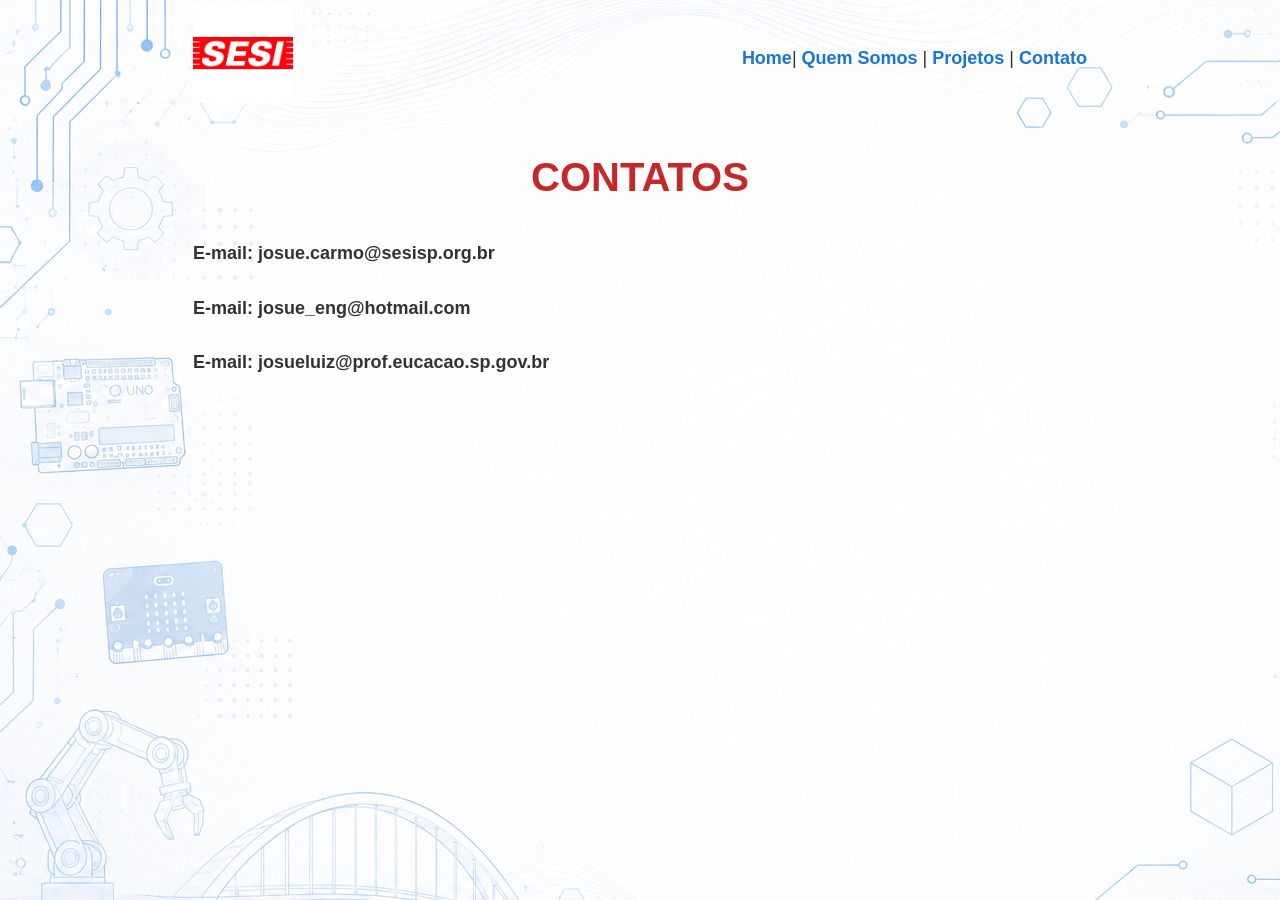
<file: contatos.html>
<!DOCTYPE html>
<html lang="en">
<head>
    <meta charset="UTF-8">
    <meta name="viewport" content="width=device-width, initial-scale=1.0">
    <title>Contatos</title>

<link rel="stylesheet" href="css/estilo.css">

</head>
<body background="imagens/fundo.png">

<table border="0" width="900" align="center">

    <tr>
        <td heigth = "20">
            <img src="imagens/sesi.png" width="100">
        </td>


        <td align="right">
           <a href="index.html">Home</a>|
          <a href="quem-somos.html"> Quem Somos </a> |
          <a href="projetos.html"> Projetos </a>|
        <a href="contatos.html">Contato</a>
        </td>
    </tr>

    <tr>
        <td colspan="2">
            <h1>CONTATOS</h1>
       <h4>E-mail: josue.carmo@sesisp.org.br</h4>
       <h4>E-mail: josue_eng@hotmail.com</h4>
       <h4>E-mail: josueluiz@prof.eucacao.sp.gov.br</h4>
        </td>

    </tr>




</table>
    
</body>
</html>
</file>
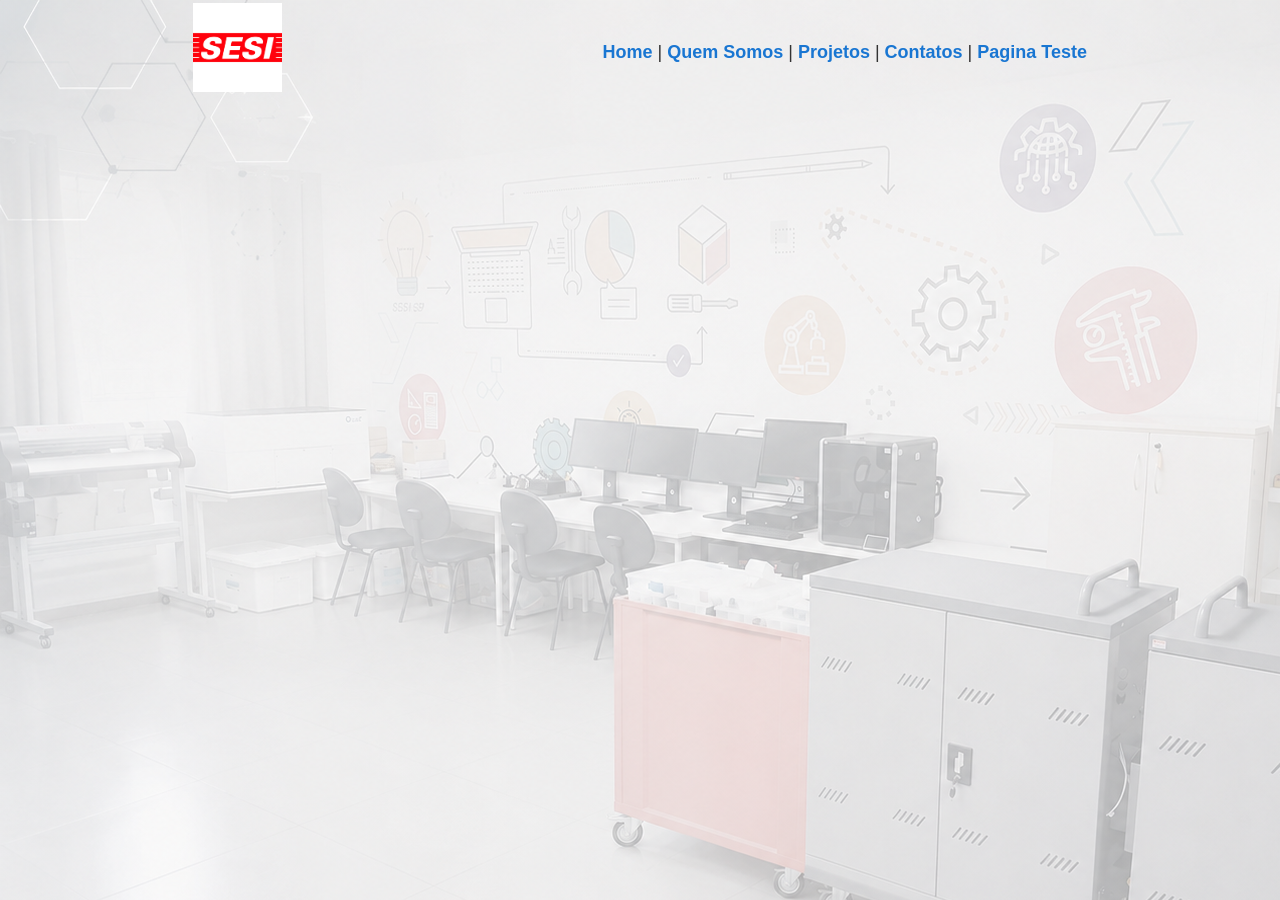
<file: paginadeteste.html>
<!DOCTYPE html>
<html lang="en">
<head>
    <meta charset="UTF-8">
    <meta name="viewport" content="width=device-width, initial-scale=1.0">
    <title>Pagina de teste</title>
    <link rel="stylesheet" href="css/estilo.css">
</head>
<body background="imagens/laboratoriofundo2.png">

    <table border="0" width = "900" align="center">

        <tr>
            <td >
                <img src="imagens/sesi.png" width="89">
            </td> 

            <td align="right">
             <a href="index.html">Home</a> |
             <a href="quem-somos.html">Quem Somos</a> |
            <a href="projetos.html">Projetos</a> |
            <a href="contatos.html"> Contatos</a> |
            <a href="paginadeteste.html">Pagina Teste</a>
            </td>

           
        </tr>


    </table>
    
</body>
</html>
</file>
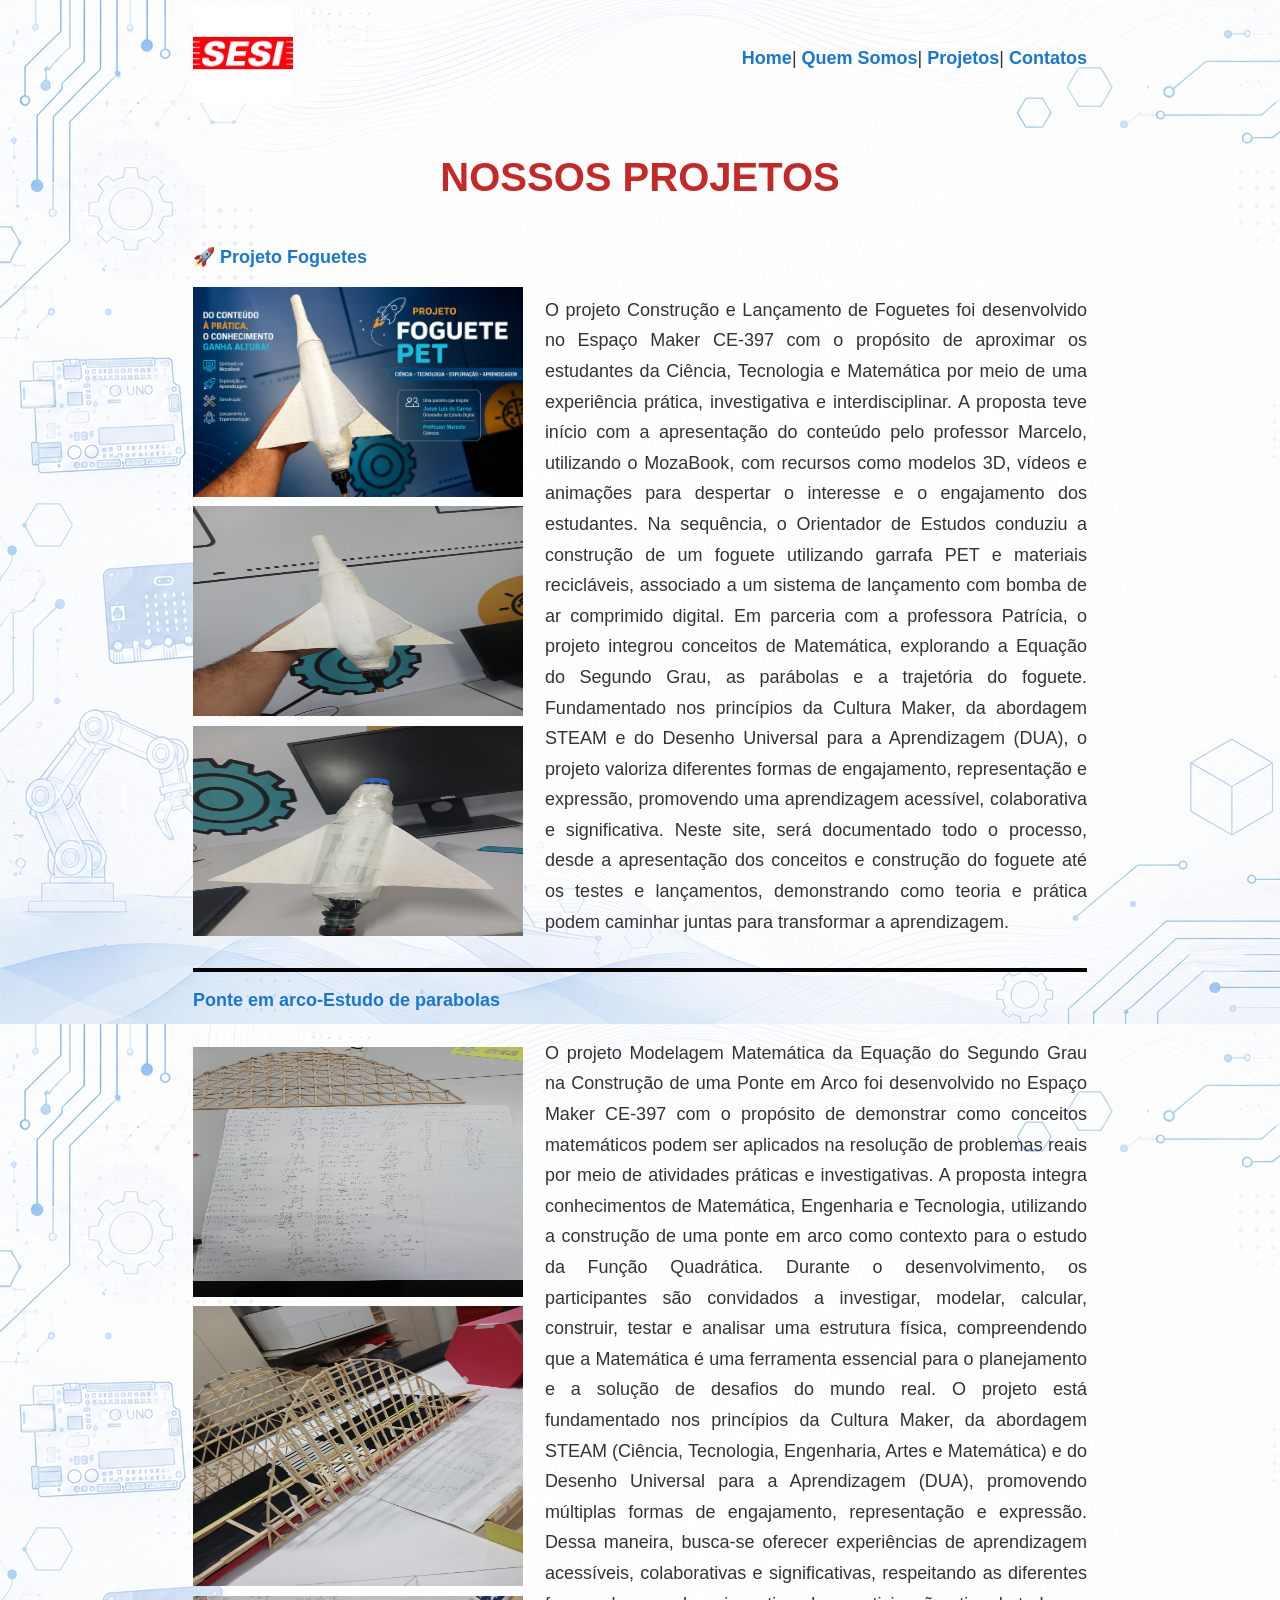
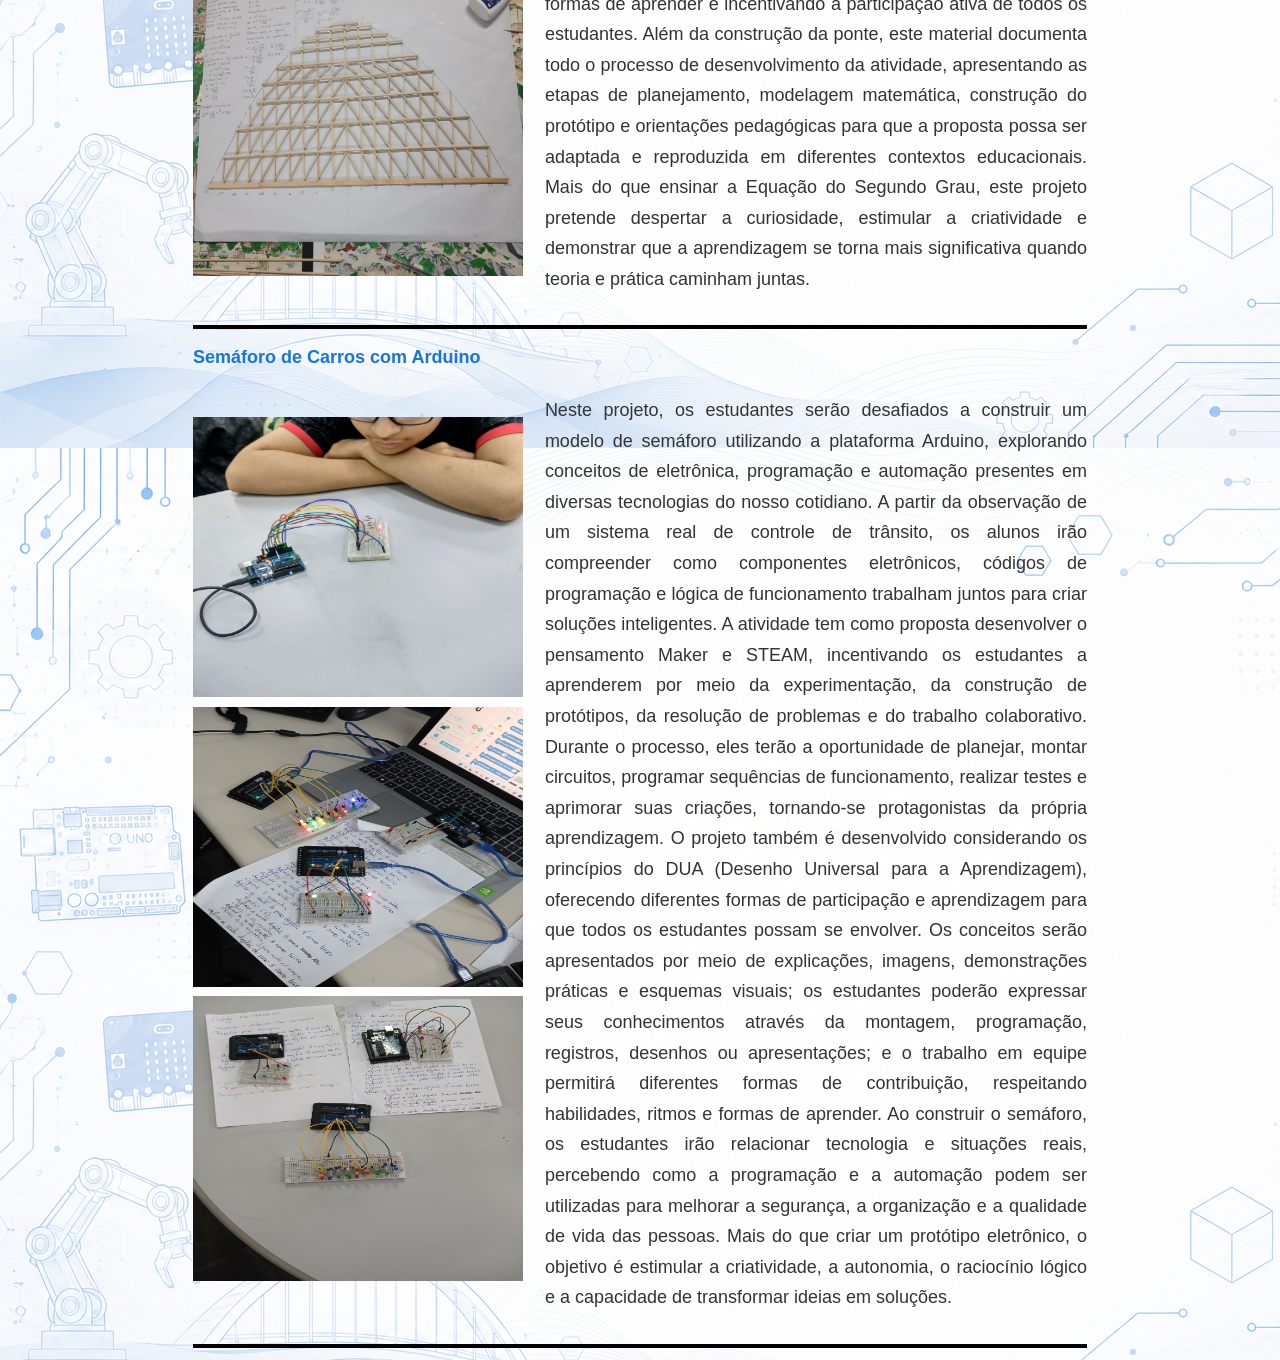
<file: projetos.html>
<!DOCTYPE html>
<html lang="en">
<head>
    <meta charset="UTF-8">
    <meta name="viewport" content="width=device-width, initial-scale=1.0">
    <title>Projetos</title>
    <link rel="stylesheet" href="css/estilo.css">
</head>
<body background="imagens/fundo.png">


    <table border="0" width="900" align="center">

        <tr>
            <td weigth ="20">
                <img src="imagens/sesi.png" width="100">
            </td>

            <td align="right">
               <a href="index.html">Home</a>|
               <a href="quem-somos.html">Quem Somos</a>|
               <a href="projetos.html">Projetos</a>|
               <a href="contatos.html">Contatos</a>  
            </td>
           

            
    <tr>
        <td colspan="2">
           <h1>NOSSOS PROJETOS</h1> 
        </td>
    </tr>


<tr>
   <td  colspan="2"> <a href="semaforo-carros.html" >🚀 Projeto Foguetes</a></td>

</tr>


<tr>
   <td>
       <img src="imagens/fog-capa.png"  width="330" height="210"><br>
      <img src="imagens/fog-cap02.jpg" width="330" height="210"><br>
      <img src="imagens/fog-cap03.jpg" width="330" height="210"><br>
     
   </td>

   

    <td>
         <p style="text-align: justify;">

 O projeto Construção e Lançamento de Foguetes foi desenvolvido no 
 Espaço Maker CE-397 com o propósito de aproximar os estudantes da Ciência,
  Tecnologia e Matemática por meio de uma experiência prática, investigativa
   e interdisciplinar. A proposta teve início com a apresentação do conteúdo pelo 
   professor Marcelo, utilizando o MozaBook, com recursos como modelos 3D,
    vídeos e animações para despertar o interesse e o engajamento dos estudantes.

Na sequência, o Orientador de Estudos conduziu a construção de um foguete utilizando 
garrafa PET e materiais recicláveis, associado a um sistema de lançamento com bomba de ar 
comprimido digital. Em parceria com a professora Patrícia, o projeto integrou conceitos
 de Matemática, explorando a Equação do Segundo Grau, as parábolas e a trajetória do 
 foguete.

Fundamentado nos princípios da Cultura Maker, da abordagem STEAM e do Desenho Universal 
para a Aprendizagem (DUA), o projeto valoriza diferentes formas de 
engajamento, representação e expressão, promovendo uma aprendizagem acessível,
 colaborativa e significativa. Neste site, será documentado todo o processo, desde a 
 apresentação dos conceitos e construção do foguete até os testes e lançamentos, 
 demonstrando como teoria e prática podem caminhar juntas para transformar a aprendizagem.


</p>
      </td>
      
     </tr>




      










<tr>
   <td colspan="2"> <hr></td>
   
</tr>
     

     <tr>
        <td  colspan="2"> <a href="pronte-em-arco.html">Ponte em arco-Estudo de parabolas</a></td>
       
     </tr>

      <tr>

        <td colspan="1">
            <img src="imagens/ponte01.jpeg" alt="logo sesi" width="330" height="250">
            <img src="imagens/ponte02.jpg" width="330" height="280">
            <img src="imagens/ponte5.jpg" alt="" width="330" height="280">
         </td>
      
         <td>
         <p style="text-align: justify;">

O projeto Modelagem Matemática da Equação do Segundo Grau na Construção
 de uma Ponte em Arco foi desenvolvido no Espaço Maker CE-397 com o propósito 
 de demonstrar como conceitos matemáticos podem ser aplicados na resolução de 
 problemas reais por meio de atividades práticas e investigativas.

A proposta integra conhecimentos de Matemática, Engenharia e Tecnologia, 
utilizando a construção de uma ponte em arco como contexto para o estudo da Função
 Quadrática. Durante o desenvolvimento, os participantes são convidados a investigar, 
 modelar, calcular, construir, testar e analisar uma estrutura física, compreendendo 
 que a Matemática é uma ferramenta essencial para o planejamento e a solução de desafios 
 do mundo real.

O projeto está fundamentado nos princípios da Cultura Maker, da abordagem 
STEAM (Ciência, Tecnologia, Engenharia, Artes e Matemática) e do Desenho 
Universal para 
a Aprendizagem (DUA), promovendo múltiplas formas de engajamento, 
representação e expressão. Dessa maneira, busca-se oferecer experiências 
de aprendizagem acessíveis, colaborativas e significativas, respeitando 
as diferentes formas de aprender e incentivando a participação ativa de
 todos os estudantes.

Além da construção da ponte, este material documenta todo o processo de 
desenvolvimento da atividade, apresentando as etapas de planejamento, modelagem 
matemática, construção do protótipo e orientações pedagógicas para que a proposta
 possa ser adaptada e reproduzida em diferentes contextos educacionais.

Mais do que ensinar a Equação do Segundo Grau, este projeto pretende despertar 
a curiosidade, estimular a criatividade e demonstrar que a aprendizagem se torna 
mais significativa quando teoria e prática caminham juntas.
</p>
      </td>
      
     </tr>
     
<tr>
   <td colspan="2"> <hr></td>
   
</tr>
     


<tr>
   <td  colspan="2"> <a href="semaforo-carros.html" >Semáforo de Carros com Arduino</a></td>

</tr>


<tr>
   <td>
       <img src="imagens/cab04.jpg"  width="330" height="280"><br>
      <img src="imagens/cab01.jpg" width="330" height="280"><br>
      <img src="imagens/cab02.jpg" width="330" height="285"><br>
     
   </td>

   <td>
      <p style="text-align: justify;">
Neste projeto, os estudantes serão desafiados a construir um modelo de semáforo utilizando a plataforma Arduino, explorando conceitos de eletrônica, programação e automação presentes em diversas tecnologias do nosso cotidiano. A partir da observação de um sistema real de controle de trânsito, os alunos irão compreender como componentes eletrônicos, códigos de programação e lógica de funcionamento trabalham juntos para criar soluções inteligentes.

A atividade tem como proposta desenvolver o pensamento Maker e STEAM, incentivando os estudantes a aprenderem por meio da experimentação, da construção de protótipos, da resolução de problemas e do trabalho colaborativo. Durante o processo, eles terão a oportunidade de planejar, montar circuitos, programar sequências de funcionamento, realizar testes e aprimorar suas criações, tornando-se protagonistas da própria aprendizagem.

O projeto também é desenvolvido considerando os princípios do DUA (Desenho Universal para a Aprendizagem), oferecendo diferentes formas de participação e aprendizagem para que todos os estudantes possam se envolver. Os conceitos serão apresentados por meio de explicações, imagens, demonstrações práticas e esquemas visuais; os estudantes poderão expressar seus conhecimentos através da montagem, programação, registros, desenhos ou apresentações; e o trabalho em equipe permitirá diferentes formas de contribuição, respeitando habilidades, ritmos e formas de aprender.

Ao construir o semáforo, os estudantes irão relacionar tecnologia e situações reais, percebendo como a programação e a automação podem ser utilizadas para melhorar a segurança, a organização e a qualidade de vida das pessoas. Mais do que criar um protótipo eletrônico, o objetivo é estimular a criatividade, a autonomia, o raciocínio lógico e a capacidade de transformar ideias em soluções.
      </p>
   </td>

</tr>


<tr>
   <td colspan="2">
      <hr>
   </td>
</tr>


    </table>
    
</body>
</html>
</file>
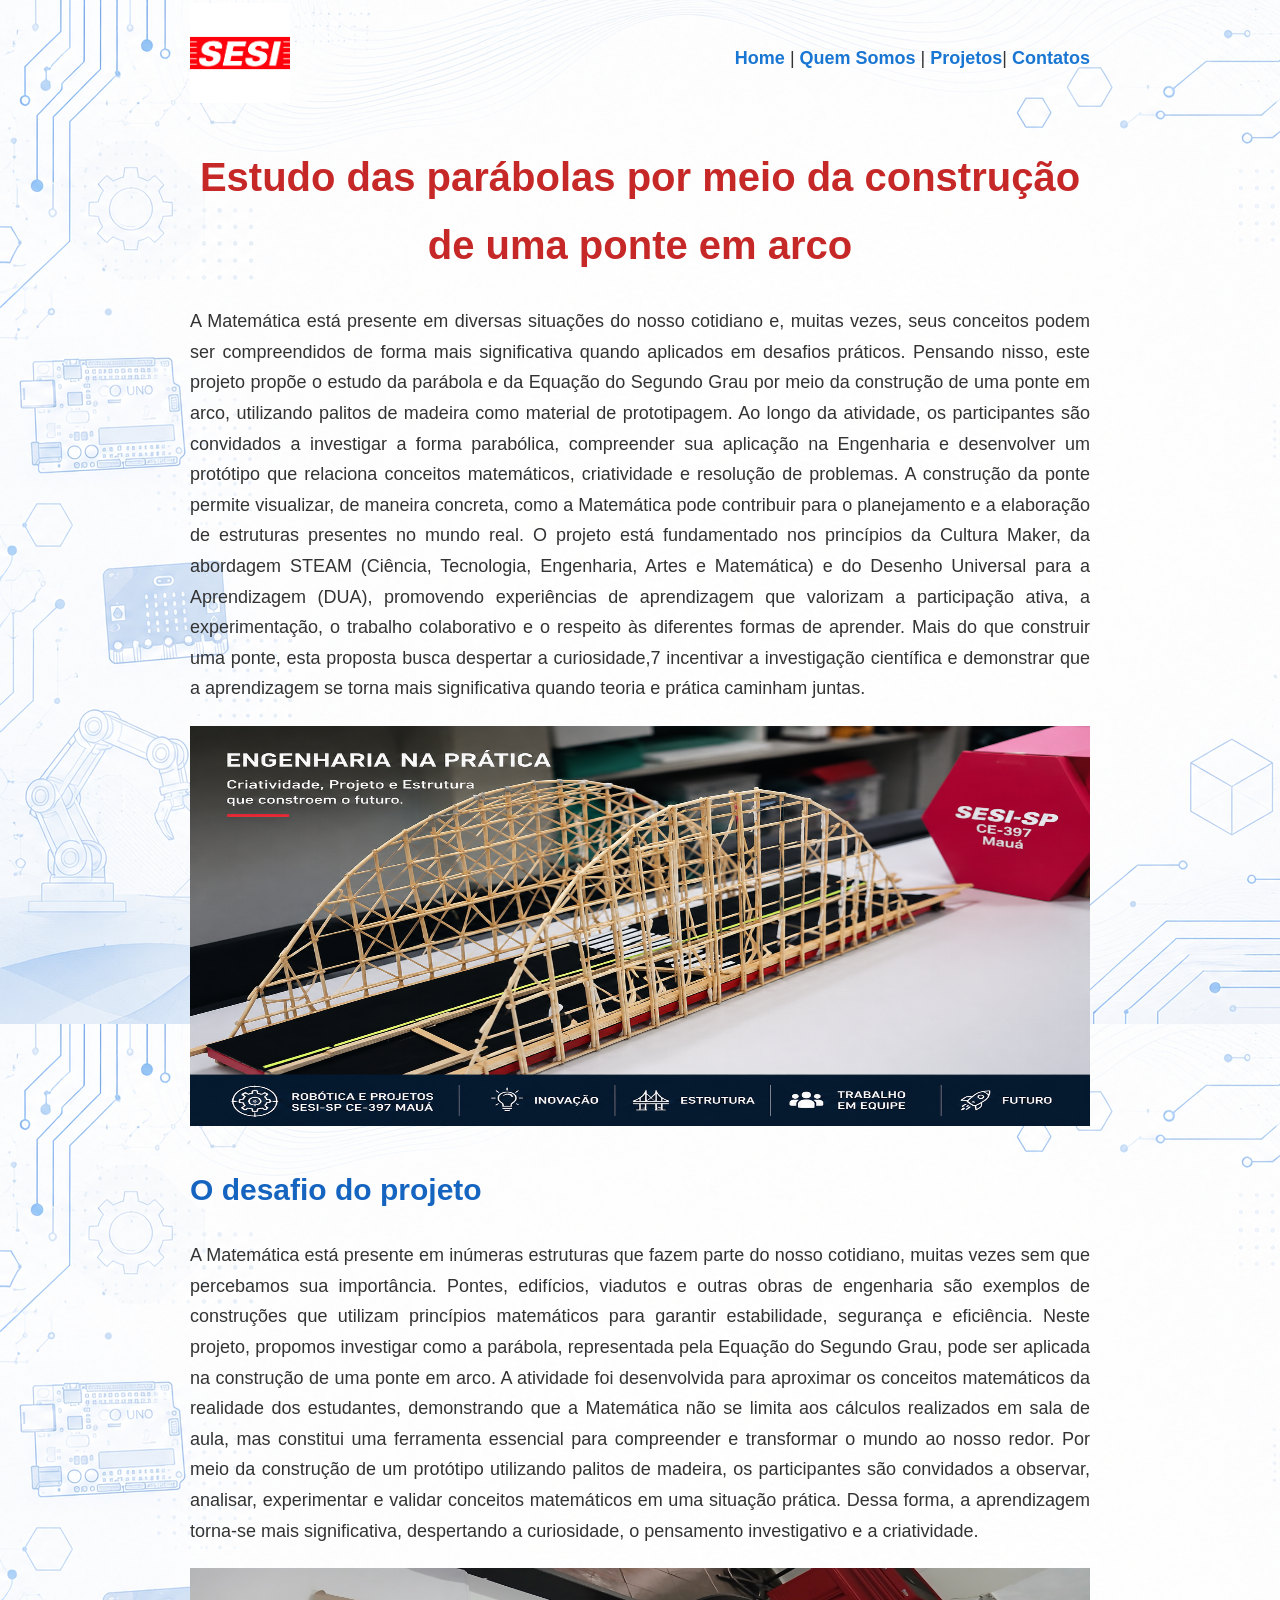
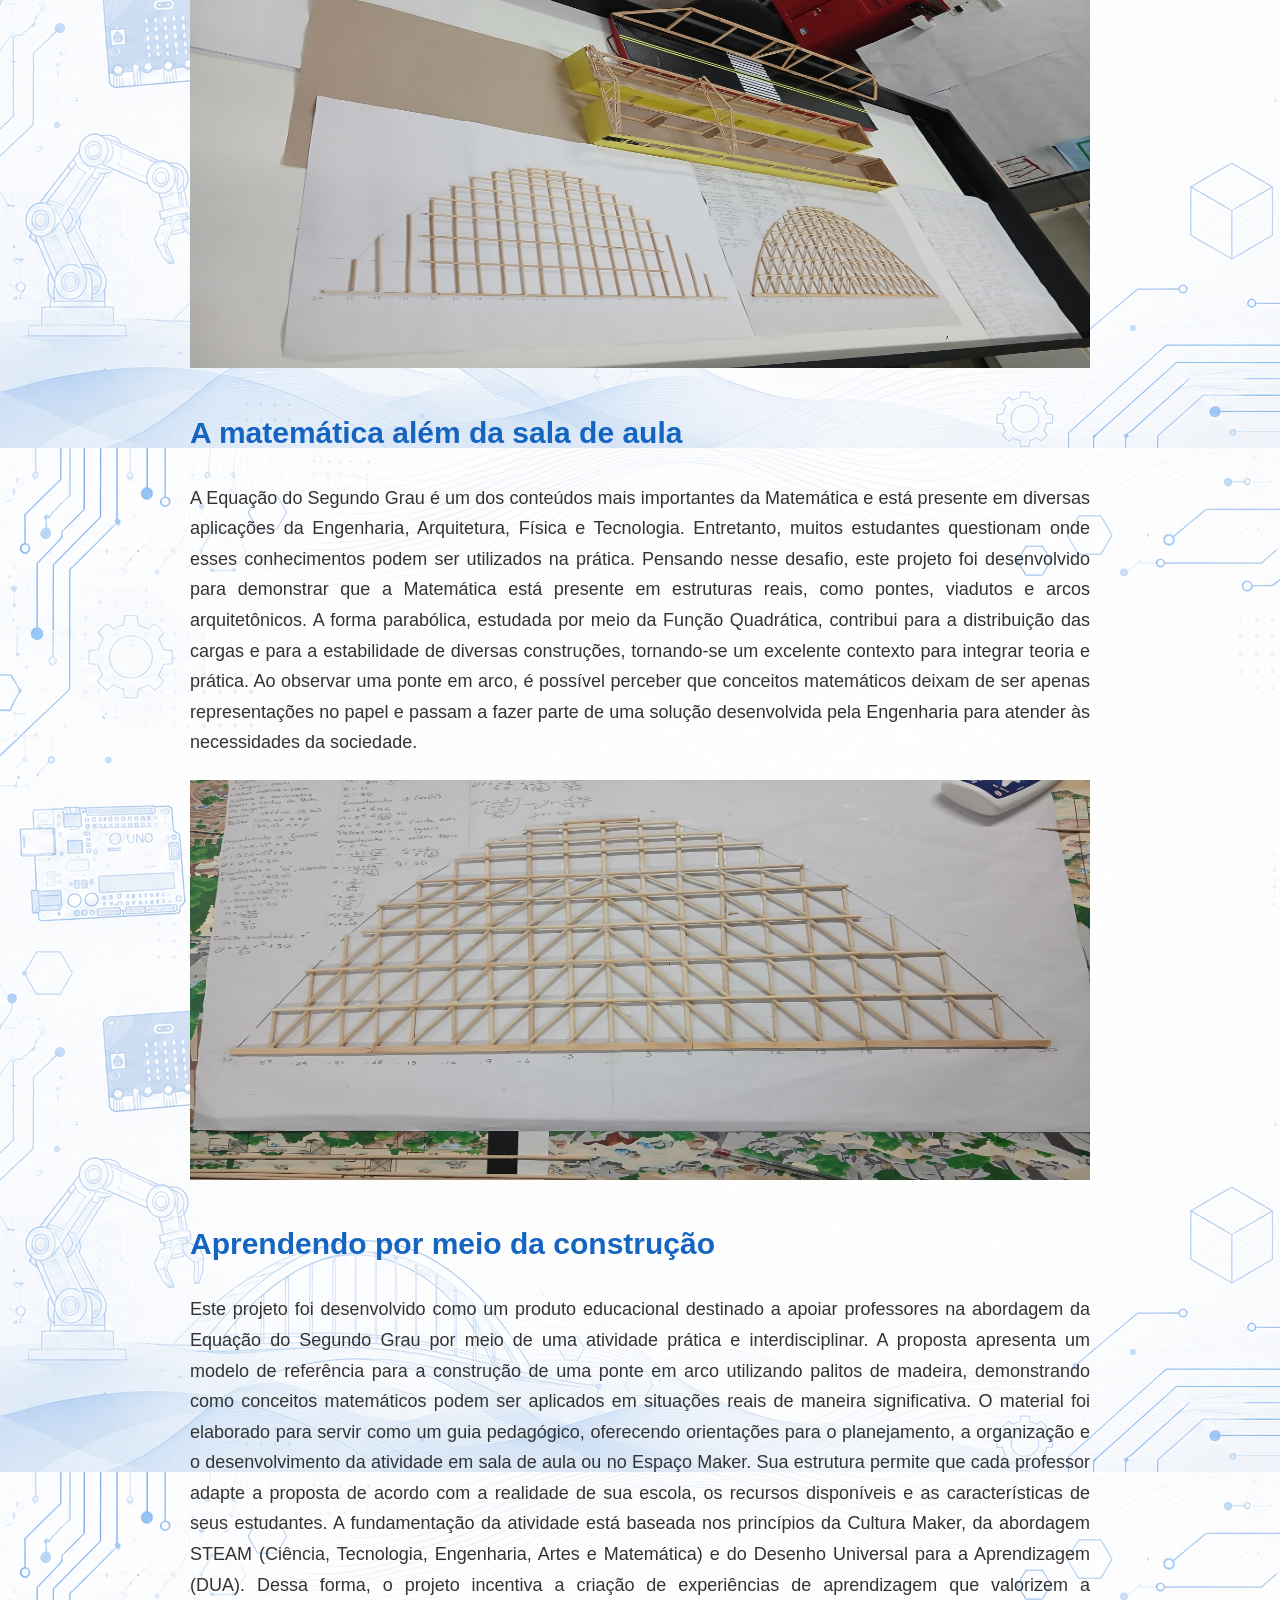
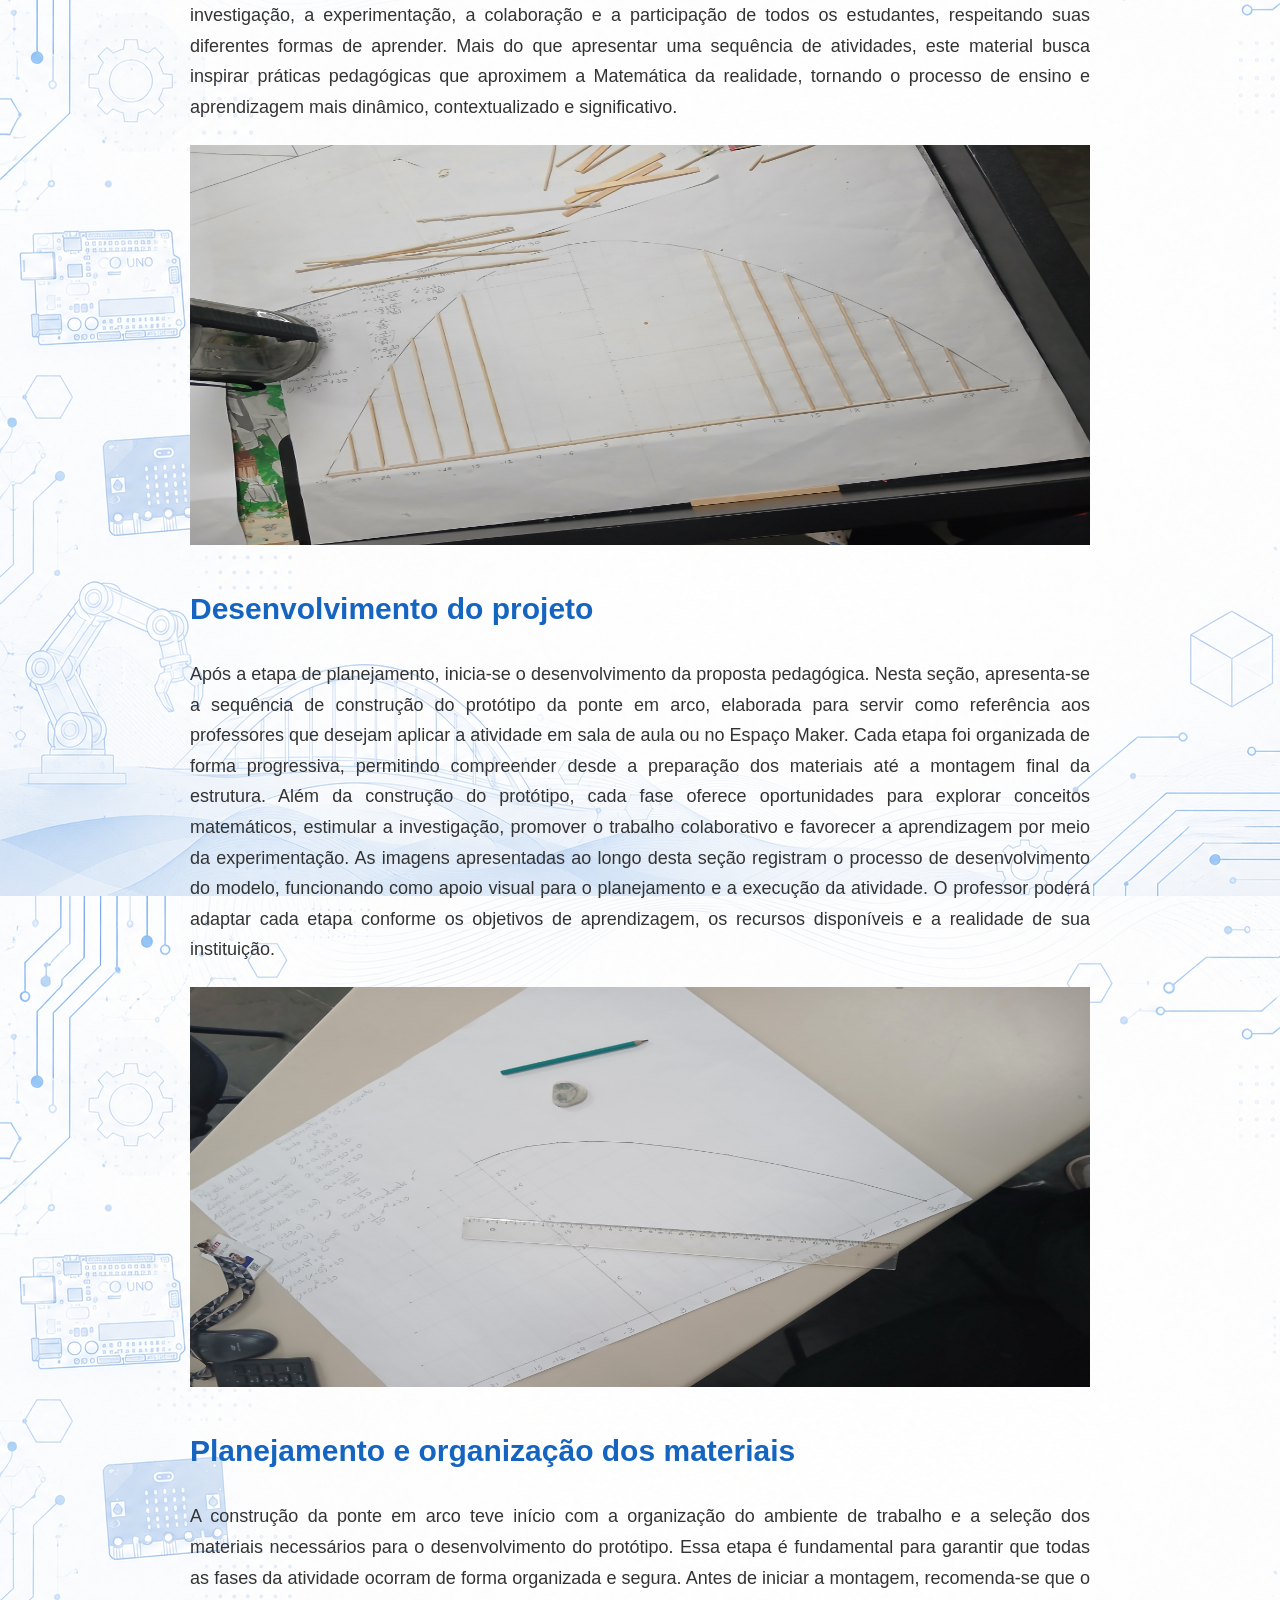
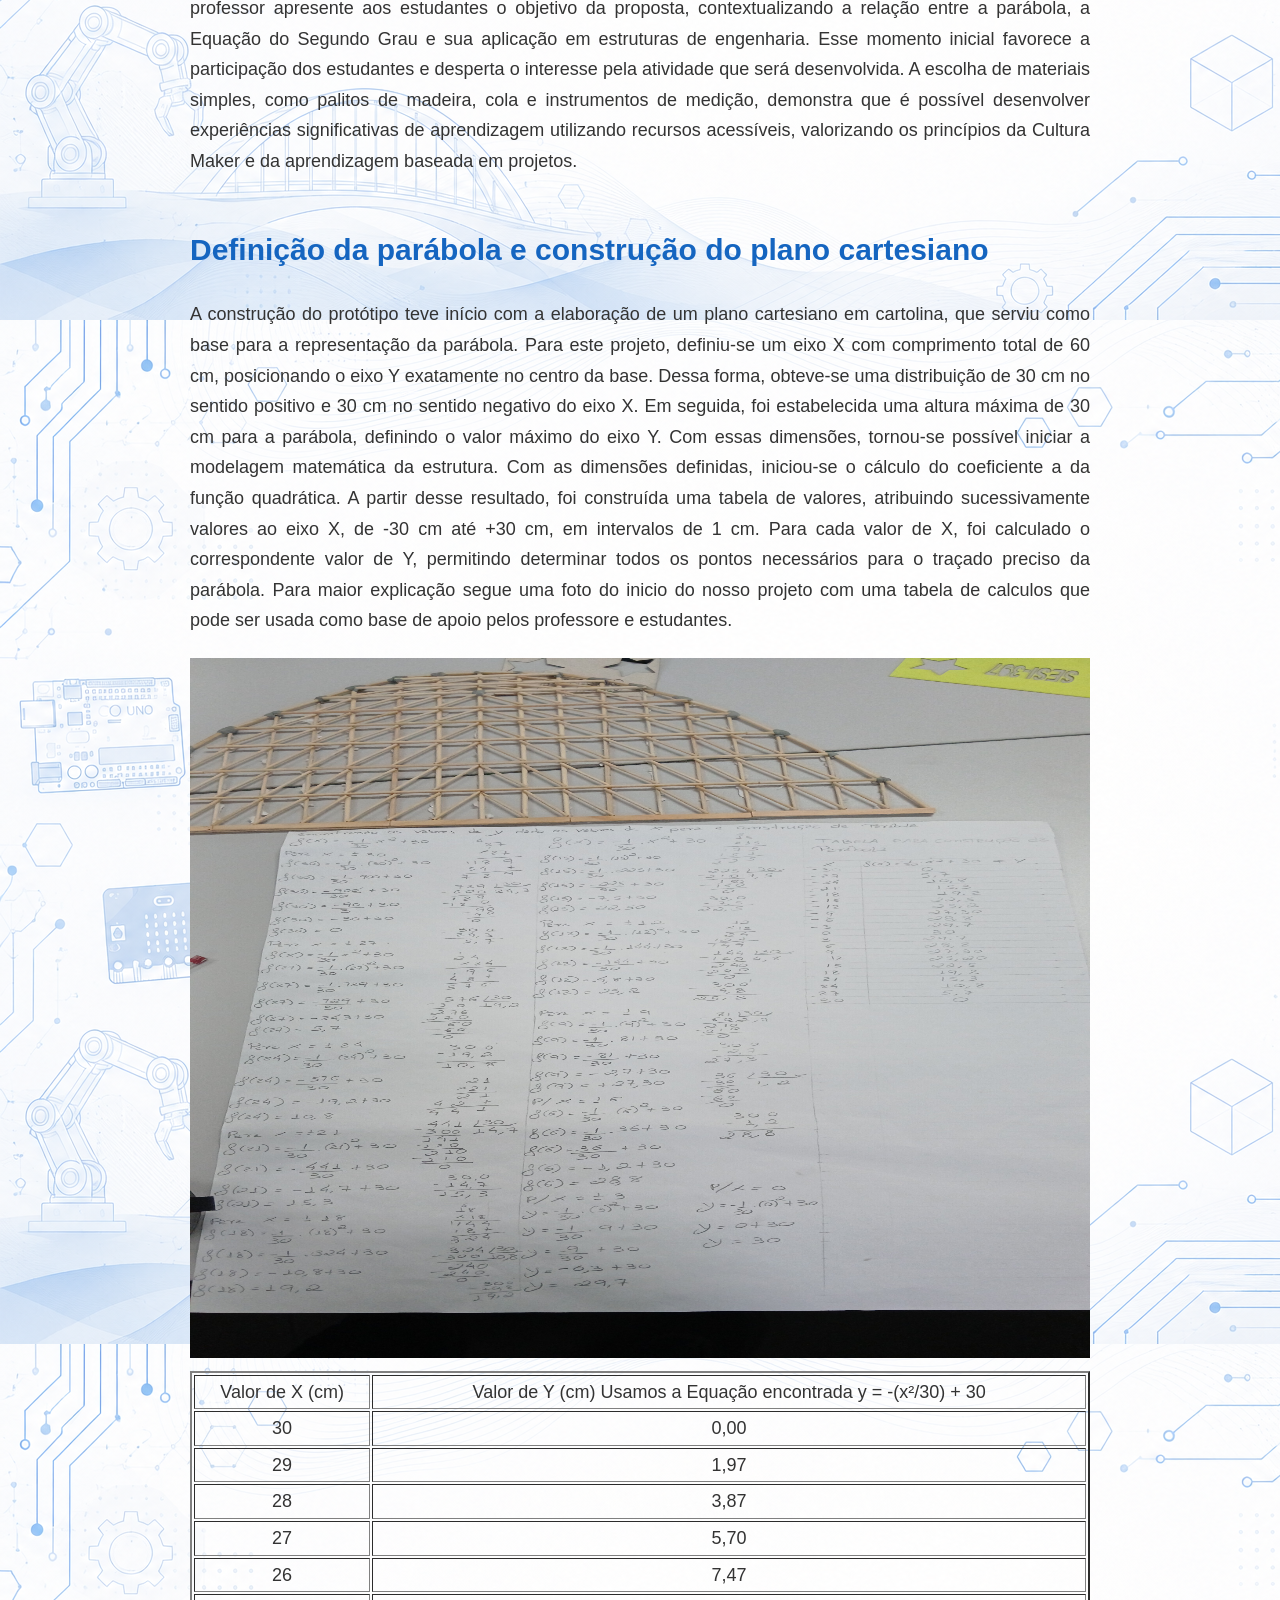
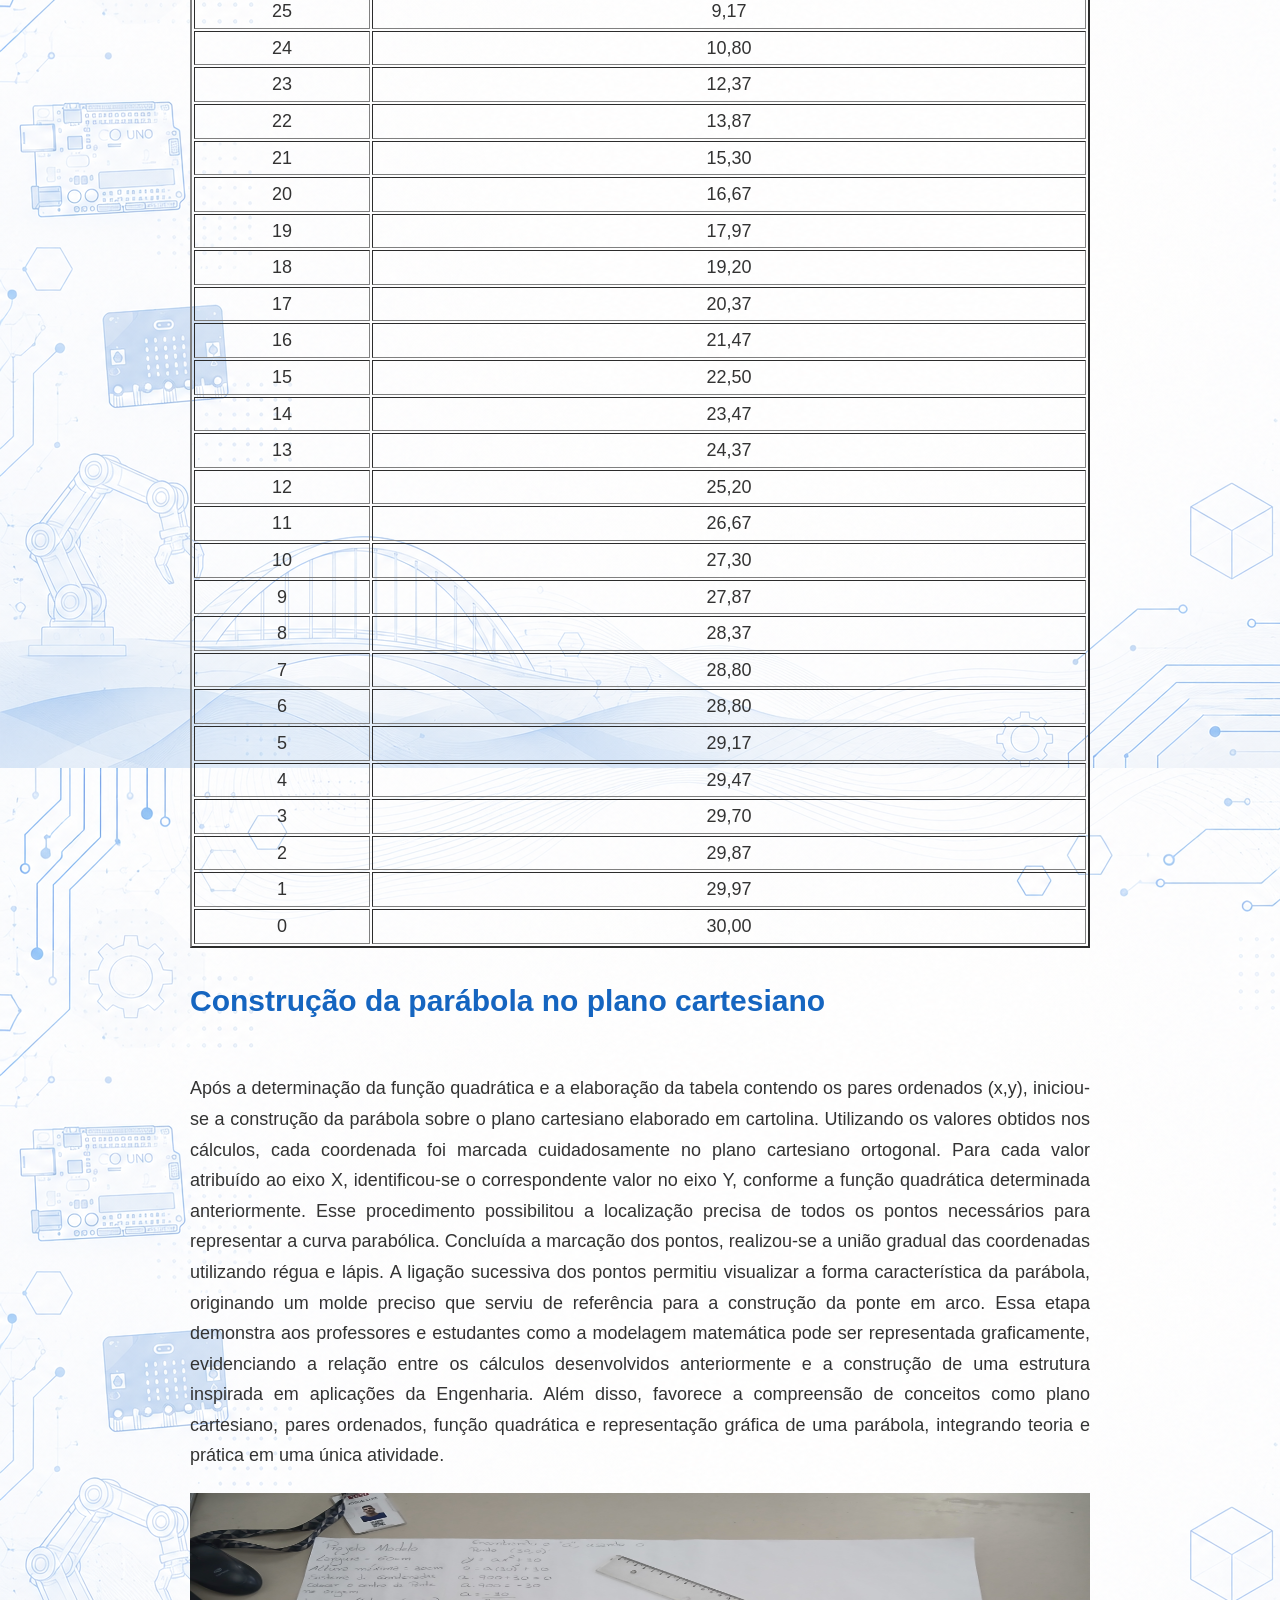
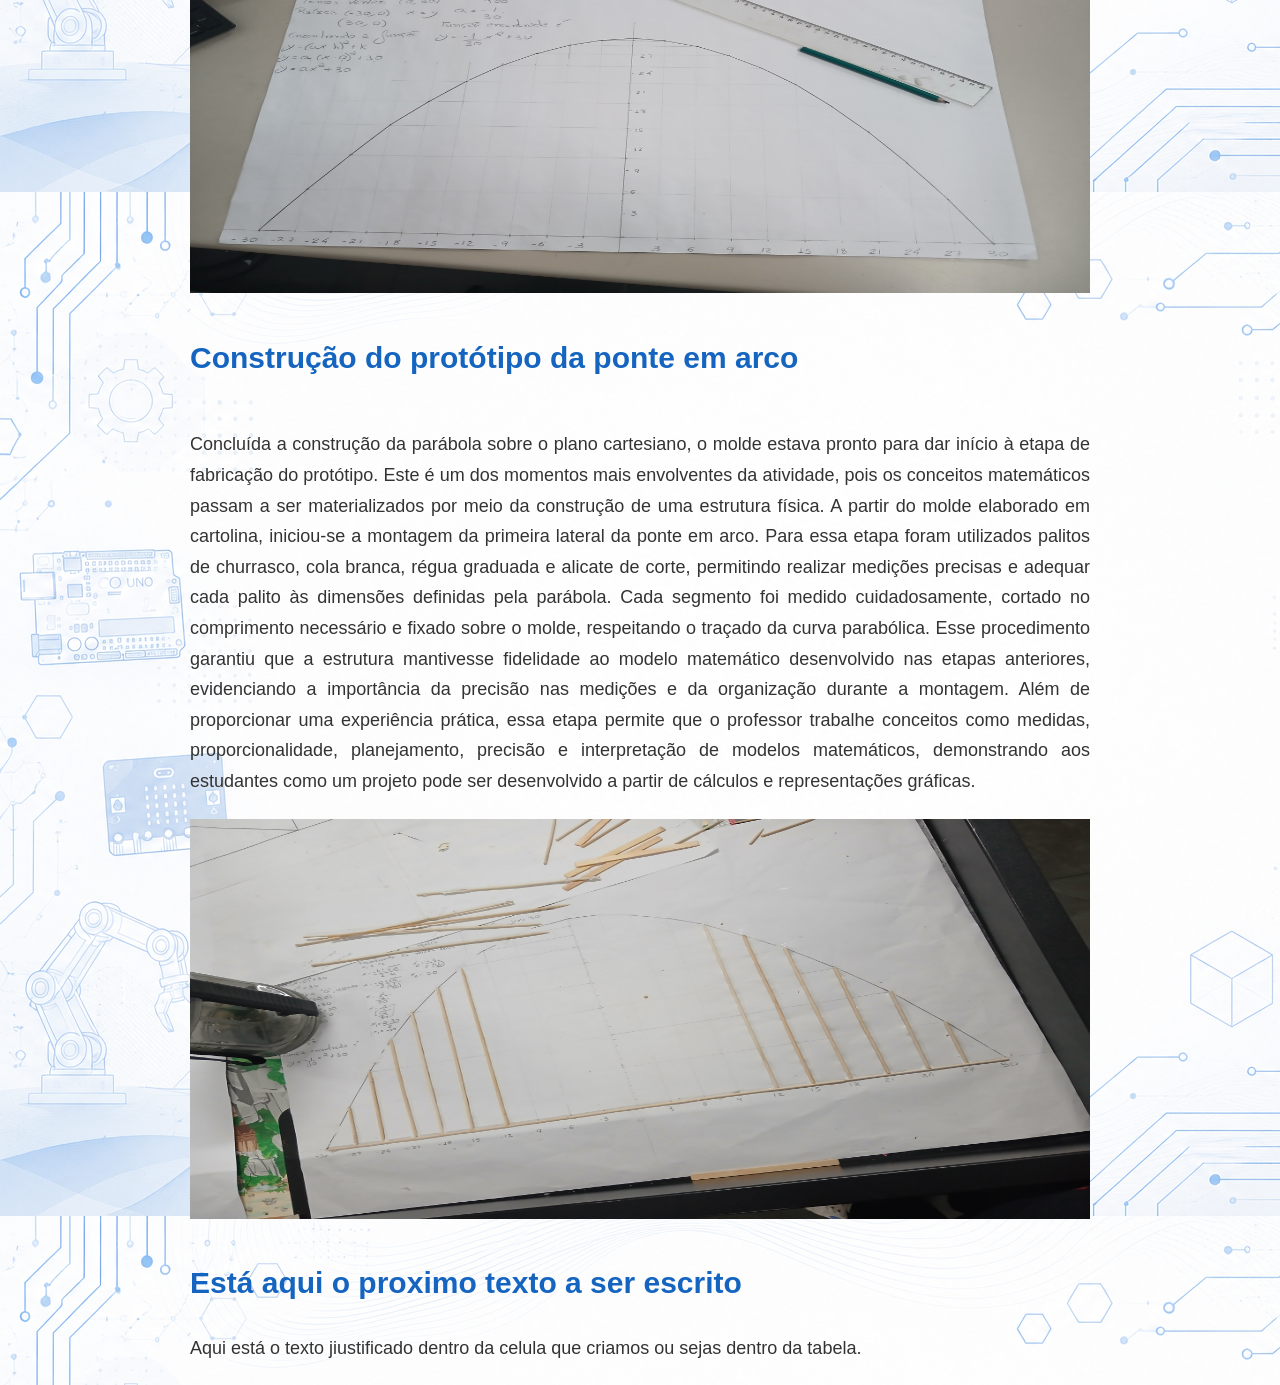
<file: pronte-em-arco.html>
<!DOCTYPE html>
<html lang="en">
<head>
    <meta charset="UTF-8">
    <meta name="viewport" content="width=device-width, initial-scale=1.0">
    <title>Estudo das parabolas</title>
    <link rel="stylesheet" href="css/estilo.css">
</head>
<body background="imagens/fundo.png" >

    <table border="0" width="900" align="center">

        <tr>
            <td weigth = "20">
                <img src="imagens/sesi.png" width="100">
            </td>
        
            <td align="right">
                <a href="index.html"> Home</a> |
                <a href="quem-somos.html">Quem Somos</a> |
                <a href="projetos.html">Projetos</a>|
                <a href="contatos.html">Contatos</a>
            </td>
         </tr>

          <tr> 

            <td colspan="2">
                <h1>Estudo das parábolas por meio da construção de uma ponte em arco</h1>

            <p style="text-align: justify;">

A Matemática está presente em diversas situações do nosso cotidiano e,
 muitas vezes, seus conceitos podem ser compreendidos de forma mais
  significativa quando aplicados em desafios práticos. Pensando nisso,
   este projeto propõe o estudo da parábola e da Equação do Segundo Grau 
   por meio da construção de uma ponte em arco, utilizando palitos de madeira
    como material de prototipagem.

Ao longo da atividade, os participantes são convidados a investigar a forma parabólica,
 compreender sua aplicação na Engenharia e desenvolver um protótipo que relaciona 
 conceitos matemáticos, criatividade e resolução de problemas. A construção da ponte
  permite visualizar, de maneira concreta, como a Matemática pode contribuir para o
   planejamento e a elaboração de estruturas presentes no mundo real.

O projeto está fundamentado nos princípios da Cultura Maker, da abordagem STEAM 
(Ciência, Tecnologia, Engenharia, Artes e Matemática) e do Desenho Universal para 
a Aprendizagem (DUA), promovendo experiências de aprendizagem que valorizam a 
participação ativa, a experimentação, o trabalho colaborativo e o respeito às
 diferentes formas de aprender.

Mais do que construir uma ponte, esta proposta busca despertar a curiosidade,7
 incentivar a investigação científica e demonstrar que a aprendizagem se torna mais
  significativa quando teoria e prática caminham juntas.

            </p>
            </td>
          </tr>

          <tr>
            <td colspan="2"> 
                <img src="imagens/ponte03.png" width="900" height="400">
            </td>
            </tr>


            <tr>
                <td colspan="2">
                    <h2>O desafio do projeto</h2>
                    
            <p style="text-align: justify;">
A Matemática está presente em inúmeras estruturas que fazem parte 
do nosso cotidiano, muitas vezes sem que percebamos sua importância.
 Pontes, edifícios, viadutos e outras obras de engenharia são exemplos 
 de construções que utilizam princípios matemáticos para garantir estabilidade,
  segurança e eficiência.

Neste projeto, propomos investigar como a parábola, representada pela Equação do 
Segundo Grau, pode ser aplicada na construção de uma ponte em arco. A atividade 
foi desenvolvida para aproximar os conceitos matemáticos da realidade dos estudantes, 
demonstrando que a Matemática não se limita aos cálculos realizados em sala de aula,
 mas constitui uma ferramenta essencial para compreender e transformar o mundo ao nosso redor.

Por meio da construção de um protótipo utilizando palitos de madeira, os participantes
 são convidados a observar, analisar, experimentar e validar conceitos matemáticos em uma 
 situação prática. Dessa forma, a aprendizagem torna-se mais significativa, despertando 
 a curiosidade, o pensamento investigativo e a criatividade.
            </p>

                </td>
            </tr>

            <tr>
                <td colspan="2">
                    <img src="imagens/ponte4.jpg"width="900" height="400">
                </td>
            </tr>

       <tr>
        <td colspan="2">
            <h2>A matemática além da sala de aula</h2>
             <p style="text-align: justify;">

A Equação do Segundo Grau é um dos conteúdos mais importantes da Matemática
 e está presente em diversas aplicações da Engenharia, Arquitetura, Física e Tecnologia.
  Entretanto, muitos estudantes questionam onde esses conhecimentos podem ser utilizados 
  na prática.

Pensando nesse desafio, este projeto foi desenvolvido para demonstrar que a Matemática
 está presente em estruturas reais, como pontes, viadutos e arcos arquitetônicos.
  A forma parabólica, estudada por meio da Função Quadrática, contribui para a distribuição
   das cargas e para a estabilidade de diversas construções, tornando-se um excelente 
   contexto para integrar teoria e prática.

Ao observar uma ponte em arco, é possível perceber que conceitos matemáticos 
deixam de ser apenas representações no papel e passam a fazer parte de uma 
solução desenvolvida pela Engenharia para atender às necessidades da sociedade.
             </p>

        </td>
       </tr>

       <tr>
        <td colspan="2">
            <img src="imagens/ponte5.jpg" width="900" height="400">

        </td>
       </tr>

       <tr>
        <td colspan="2">
            <h2>Aprendendo por meio da construção</h2>

             <p style="text-align: justify;">
Este projeto foi desenvolvido como um produto educacional destinado
 a apoiar professores na abordagem da Equação do Segundo Grau por meio
  de uma atividade prática e interdisciplinar. A proposta apresenta um
   modelo de referência para a construção de uma ponte em arco utilizando 
   palitos de madeira, demonstrando como conceitos matemáticos podem ser
    aplicados em situações reais de maneira significativa.

O material foi elaborado para servir como um guia pedagógico, 
oferecendo orientações para o planejamento, a organização e o
 desenvolvimento da atividade em sala de aula ou no Espaço Maker.
  Sua estrutura permite que cada professor adapte a proposta de acordo 
  com a realidade de sua escola, os recursos disponíveis e as características
   de seus estudantes.

A fundamentação da atividade está baseada nos princípios da Cultura
 Maker, da abordagem STEAM (Ciência, Tecnologia, Engenharia, Artes e Matemática)
  e do Desenho Universal para a Aprendizagem (DUA). Dessa forma, o projeto incentiva 
  a criação de experiências de aprendizagem que valorizem a investigação, a 
  experimentação, a colaboração e a participação de todos os estudantes,
   respeitando suas diferentes formas de aprender.

Mais do que apresentar uma sequência de atividades, este material busca
 inspirar práticas pedagógicas que aproximem a Matemática da realidade, 
 tornando o processo de ensino e aprendizagem mais dinâmico, contextualizado 
 e significativo.
</p>

        </td>
       </tr>

       <tr>
        <td colspan="2">
            <img src="imagens/ponte06.jpg" width="900" height="400">
        </td>
       </tr>

       <tr>
        <td colspan="2">

            <h2>Desenvolvimento do projeto</h2>

            <p style="text-align: justify;">
Após a etapa de planejamento, inicia-se o desenvolvimento da proposta pedagógica. 
Nesta seção, apresenta-se a sequência de construção do protótipo da ponte em arco, 
elaborada para servir como referência aos professores que desejam aplicar a atividade 
em sala de aula ou no Espaço Maker.

Cada etapa foi organizada de forma progressiva, permitindo compreender desde a preparação 
dos materiais até a montagem final da estrutura. Além da construção do protótipo, 
cada fase oferece oportunidades para explorar conceitos matemáticos, estimular
 a investigação, promover o trabalho colaborativo e favorecer a aprendizagem por 
 meio da experimentação.

As imagens apresentadas ao longo desta seção registram o processo de desenvolvimento do 
modelo, funcionando como apoio visual para o planejamento e a execução da atividade. 
O professor poderá adaptar cada etapa conforme os objetivos de aprendizagem, 
os recursos disponíveis e a realidade de sua instituição.

            </p>

            <tr>
                <td colspan="2">
                    <img src="imagens/ponte07.jpg" width="900" height="400">
                </td>
            </tr>

            <tr>
                <td colspan="2">
                    <h2>Planejamento e organização dos materiais</h2>

    <p style="text-align: justify;">
A construção da ponte em arco teve início com a organização do ambiente de trabalho
 e a seleção dos materiais necessários para o desenvolvimento do protótipo.
  Essa etapa é fundamental para garantir que todas as fases da atividade ocorram 
  de forma organizada e segura.

Antes de iniciar a montagem, recomenda-se que o professor apresente aos
 estudantes o objetivo da proposta, contextualizando a relação entre a parábola, 
 a Equação do Segundo Grau e sua aplicação em estruturas de engenharia. 
 Esse momento inicial favorece a participação dos estudantes e desperta o 
 interesse pela atividade que será desenvolvida.

A escolha de materiais simples, como palitos de madeira, cola e instrumentos de medição,
demonstra que é possível desenvolver experiências significativas de aprendizagem 
utilizando recursos acessíveis, valorizando os princípios da Cultura Maker e da 
aprendizagem baseada em projetos.
                     </p>

                </td>
            </tr>

            <tr>
                <td colspan="2">
                    <h2>Definição da parábola e construção do plano cartesiano</h2>

                    <p style="text-align: justify;">

A construção do protótipo teve início com a elaboração de um plano cartesiano
 em cartolina, que serviu como base para a representação da parábola. 
 Para este projeto, definiu-se um eixo X com comprimento total de 60 cm,
  posicionando o eixo Y exatamente no centro da base. Dessa forma, 
  obteve-se uma distribuição de 30 cm no sentido positivo e 30 cm no 
  sentido negativo do eixo X.

Em seguida, foi estabelecida uma altura máxima de 30 cm para a parábola, 
definindo o valor máximo do eixo Y. Com essas dimensões, tornou-se possível 
iniciar a modelagem matemática da estrutura.



Com as dimensões definidas, iniciou-se o cálculo do coeficiente 
a da função quadrática. A partir desse resultado, foi construída 
uma tabela de valores, atribuindo sucessivamente valores ao eixo X, 
de -30 cm até +30 cm, em intervalos de 1 cm. Para cada valor de X, 
foi calculado o correspondente valor de Y, permitindo determinar 
todos os pontos necessários para o traçado preciso da parábola. Para maior explicação 
segue uma foto do inicio do nosso projeto com uma tabela de calculos que pode ser usada como
 base de apoio pelos professore e estudantes.

                    </p>
                </td>
            </tr>

            <tr>
                <td colspan="2">
                    <img src="imagens/ponte10.jpeg" width="900" height="700">
                </td>
            </tr>
</table>


<table border="2" width="900" align="center">

 <tr>
    <td align="center">Valor de X (cm)</td>
    <td align="center"> Valor de Y (cm) Usamos a Equação encontrada  y = -(x²/30) + 30</td>
    
 </tr>

 <tr>
    <td align="center">30</td>
    <td align="center">0,00</td>
    
 </tr>

 <tr>
    <td align="center">29</td>
    <td align="center">1,97</td>
    
 </tr>

 <tr>
    <td align="center">28</td>
    <td align="center">3,87</td>
    
 </tr>

 <tr>
    <td align="center">27</td>
    <td align="center">5,70</td>
    
 </tr>

 <tr>
    <td align="center">26</td>
    <td align="center">7,47</td>
    
 </tr>

 <tr>
    <td align="center">25</td>
    <td align="center">9,17</td>
    
 </tr>

 <tr>
    <td align="center">24</td>
    <td align="center">10,80</td>
    
 </tr>

 <tr>
    <td align="center">23</td>
    <td align="center">12,37</td>
    
 </tr>

 <tr>
    <td align="center">22</td>
    <td align="center">13,87</td>
    
 </tr>

 <tr>
    <td align="center">21</td>
    <td align="center">15,30</td>
    
 </tr>

 <tr>
    <td align="center">20</td>
    <td align="center">16,67</td>
    
 </tr>

 <tr>
    <td align="center">19</td>
    <td align="center">17,97</td>
    
 </tr>

 <tr>
    <td align="center">18</td>
    <td align="center">19,20</td>
    
 </tr>

 <tr>
    <td align="center">17</td>
    <td align="center">20,37</td>
    
 </tr>

 <tr>
    <td align="center">16</td>
    <td align="center">21,47</td>
    
 </tr>

 <tr>
    <td align="center">15</td>
    <td align="center">22,50</td>
    
 </tr>

 <tr>
    <td align="center">14</td>
    <td align="center">23,47</td>
    
 </tr>


 <tr>
    <td align="center">13</td>
    <td align="center">24,37</td>
    
 </tr>

 <tr>
    <td align="center">12</td>
    <td align="center">25,20</td>
    
 </tr>

 <tr>
    <td align="center">11</td>
    <td align="center">26,67</td>
    
 </tr>

 <tr>
    <td align="center">10</td>
    <td align="center">27,30</td>
    
 </tr>

 <tr>
    <td align="center">9</td>
    <td align="center">27,87</td>
    
 </tr>

 <tr>
    <td align="center">8</td>
    <td align="center">28,37</td>
    
 </tr>

 <tr>
    <td align="center">7</td>
    <td align="center">28,80</td>
    
 </tr>



 <tr>
    <td align="center">6</td>
    <td align="center">28,80</td>
    
 </tr>

 <tr>
    <td align="center">5</td>
    <td align="center">29,17</td>
    
 </tr>

 <tr>
    <td align="center">4</td>
    <td align="center">29,47</td>
    
 </tr>

 <tr>
    <td align="center">3</td>
    <td align="center">29,70</td>
    
 </tr>

 <tr>
    <td align="center">2</td>
    <td align="center">29,87</td>
    
 </tr>

 <tr>
    <td align="center">1</td>
    <td align="center">29,97</td>
    
 </tr>

 <tr>
    <td align="center">0</td>
    <td align="center">30,00</td>
    
 </tr>

</table>

<table <table border="0" width="900" align="center">

    <tr>
        <td colspan="2">
            <h2>Construção da parábola no plano cartesiano</h2>
        </td>
    </tr>

    <tr>
        <td colspan="2">
            <p  style="text-align: justify;">
Após a determinação da função quadrática e a elaboração da
 tabela contendo os pares ordenados (x,y), iniciou-se a construção 
 da parábola sobre o plano cartesiano elaborado em cartolina.

Utilizando os valores obtidos nos cálculos, cada coordenada foi 
marcada cuidadosamente no plano cartesiano ortogonal. Para cada valor 
atribuído ao eixo X, identificou-se o correspondente valor no eixo Y,
 conforme a função quadrática determinada anteriormente. Esse procedimento 
 possibilitou a localização precisa de todos os pontos necessários para 
 representar a curva parabólica.

Concluída a marcação dos pontos, realizou-se a união gradual das coordenadas 
utilizando régua e lápis. A ligação sucessiva dos pontos permitiu visualizar a
 forma característica da parábola, originando um molde preciso que serviu de 
 referência para a construção da ponte em arco.

Essa etapa demonstra aos professores e estudantes como a modelagem matemática 
pode ser representada graficamente, evidenciando a relação entre os cálculos 
desenvolvidos anteriormente e a construção de uma estrutura inspirada em 
aplicações da Engenharia. Além disso, favorece a compreensão de conceitos 
como plano cartesiano, pares ordenados, função quadrática e representação 
gráfica de uma parábola, integrando teoria e prática em uma única atividade.
            </p>

        </td>
    </tr>

<tr> 
    <td colspan="2">
        <img src="imagens/ponte08.jpg" width="900" height="400">
    </td>
</tr>

<tr>
    <td>
        <h2>Construção do protótipo da ponte em arco</h2>
     
    </td>
</tr>

<tr>
    <td>
         <p  style="text-align: justify;">
Concluída a construção da parábola sobre o plano cartesiano, 
o molde estava pronto para dar início à etapa de fabricação do protótipo.
 Este é um dos momentos mais envolventes da atividade, pois os conceitos 
 matemáticos passam a ser materializados por meio da construção de uma estrutura física.

A partir do molde elaborado em cartolina, iniciou-se a montagem da primeira
 lateral da ponte em arco. Para essa etapa foram utilizados palitos de churrasco, 
 cola branca, régua graduada e alicate de corte, permitindo realizar medições 
 precisas e adequar cada palito às dimensões definidas pela parábola.

Cada segmento foi medido cuidadosamente, cortado no comprimento necessário e 
fixado sobre o molde, respeitando o traçado da curva parabólica. Esse procedimento 
garantiu que a estrutura mantivesse fidelidade ao modelo matemático desenvolvido 
nas etapas anteriores, evidenciando a importância da precisão nas medições e da 
organização durante a montagem.

Além de proporcionar uma experiência prática, essa etapa permite que o professor 
trabalhe conceitos como medidas, proporcionalidade, planejamento, precisão e 
interpretação de modelos matemáticos, demonstrando aos estudantes como um 
projeto pode ser desenvolvido a partir de cálculos e representações gráficas.

         </p>
    </td>
</tr>

<tr>
    <td>
        <img src="imagens/ponte06.jpg" width="900" height="400">
    </td>
</tr>

<tr>
    <td colspan="2">
        <h2> Está aqui o proximo texto a ser escrito</h2>
        <p style=" text-align: justify;">
            Aqui está o texto jiustificado dentro da celula que criamos ou sejas dentro da tabela.
        </p>

    </td>
</tr>

</table>
</body>
</html>
</file>
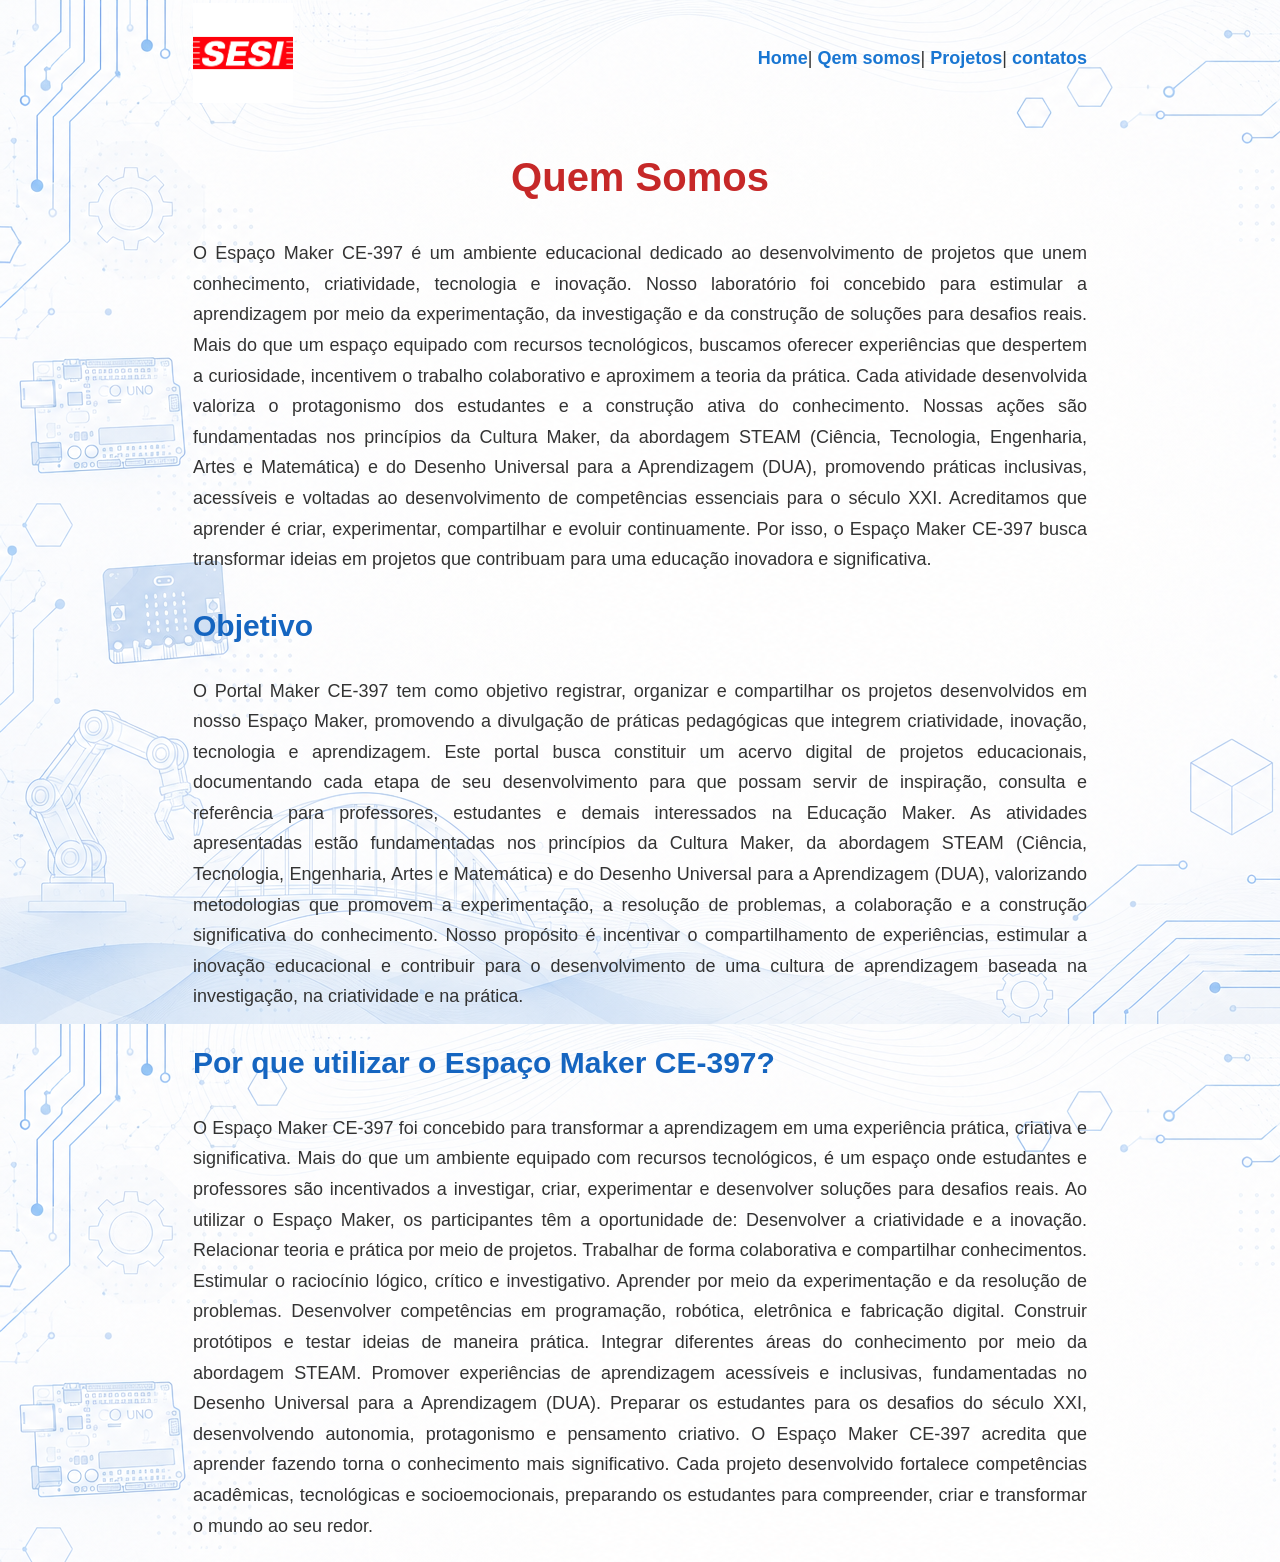
<file: quem-somos.html>
<!DOCTYPE html>
<html lang="en">
<head>
    <meta charset="UTF-8">
    <meta name="viewport" content="width=device-width, initial-scale=1.0">
    <title>Quem somos CE-397</title>
    <link rel="stylesheet" href="css/estilo.css">
</head>
<body background="imagens/fundo.png">

    <table border="0" width="900" align="center">

        <tr>
            <td height ="20">
                <img src="imagens/sesi.png" alt="" width="100"></td>

            <td align="right">
                <a href="index.html"> Home</a>|
                <a href="quem-somos.html">Qem somos</a>|
                 <a href="projetos.html">Projetos</a>|
                <a href="contatos.html">contatos</a>
            </td>
        </tr>


        <tr>
                <td colspan="2"> 
                <h1>Quem Somos</h1>

    <p style="text-align: justify;">


O Espaço Maker CE-397 é um ambiente educacional dedicado ao 
desenvolvimento de projetos que unem conhecimento, criatividade, 
tecnologia e inovação. Nosso laboratório foi concebido para estimular 
a aprendizagem por meio da experimentação, da investigação e da construção 
de soluções para desafios reais.

Mais do que um espaço equipado com recursos tecnológicos, buscamos oferecer 
experiências que despertem a curiosidade, incentivem o trabalho colaborativo
 e aproximem a teoria da prática. Cada atividade desenvolvida valoriza o
  protagonismo dos estudantes e a construção ativa do conhecimento.

Nossas ações são fundamentadas nos princípios da Cultura Maker, da abordagem 
STEAM (Ciência, Tecnologia, Engenharia, Artes e Matemática) e do Desenho Universal 
para a Aprendizagem (DUA), promovendo práticas inclusivas, acessíveis e voltadas ao
 desenvolvimento de competências essenciais para o século XXI.

Acreditamos que aprender é criar, experimentar, compartilhar e evoluir continuamente.
 Por isso, o Espaço Maker CE-397 busca transformar ideias em projetos que contribuam 
 para uma educação inovadora e significativa.</p>

    

   <h2>Objetivo</h2> 

   <p style="text-align: justify;">
O Portal Maker CE-397 tem como objetivo registrar,
     organizar e compartilhar os projetos desenvolvidos em nosso Espaço Maker, 
     promovendo a divulgação de práticas pedagógicas que integrem criatividade, 
     inovação, tecnologia e aprendizagem.

Este portal busca constituir um acervo digital de projetos educacionais,
 documentando cada etapa de seu desenvolvimento para que possam servir de inspiração, 
 consulta e referência para professores, estudantes e demais interessados na Educação 
 Maker.

As atividades apresentadas estão fundamentadas nos princípios da Cultura Maker, 
da abordagem STEAM (Ciência, Tecnologia, Engenharia, Artes e Matemática) e do Desenho 
Universal para a Aprendizagem (DUA), valorizando metodologias que promovem a experimentação, 
a resolução de problemas, a colaboração e a construção significativa do conhecimento.

Nosso propósito é incentivar o compartilhamento de experiências, estimular a inovação 
educacional e contribuir para o desenvolvimento de uma cultura de aprendizagem baseada 
na investigação, na criatividade e na prática.</p>


<h2>Por que utilizar o Espaço Maker CE-397?</h2>


 <p style="text-align: justify;">
O Espaço Maker CE-397 foi concebido para transformar a aprendizagem em uma experiência prática, criativa e significativa. Mais do que um ambiente equipado com recursos tecnológicos, é um espaço onde estudantes e professores são incentivados a investigar, criar, experimentar e desenvolver soluções para desafios reais.

Ao utilizar o Espaço Maker, os participantes têm a oportunidade de:

Desenvolver a criatividade e a inovação.
Relacionar teoria e prática por meio de projetos.
Trabalhar de forma colaborativa e compartilhar conhecimentos.
Estimular o raciocínio lógico, crítico e investigativo.
Aprender por meio da experimentação e da resolução de problemas.
Desenvolver competências em programação, robótica, eletrônica e fabricação digital.
Construir protótipos e testar ideias de maneira prática.
Integrar diferentes áreas do conhecimento por meio da abordagem STEAM.
Promover experiências de aprendizagem acessíveis e inclusivas, fundamentadas no Desenho Universal para a Aprendizagem (DUA).
Preparar os estudantes para os desafios do século XXI, desenvolvendo autonomia, protagonismo e pensamento criativo.

O Espaço Maker CE-397 acredita que aprender fazendo torna o 
conhecimento mais significativo. Cada projeto desenvolvido fortalece 
competências acadêmicas, tecnológicas e socioemocionais, preparando os
 estudantes para compreender, criar e transformar o mundo ao seu redor.
 </p>


            </td>
            
        </tr>



    </table>
    
</body>
</html>
</file>
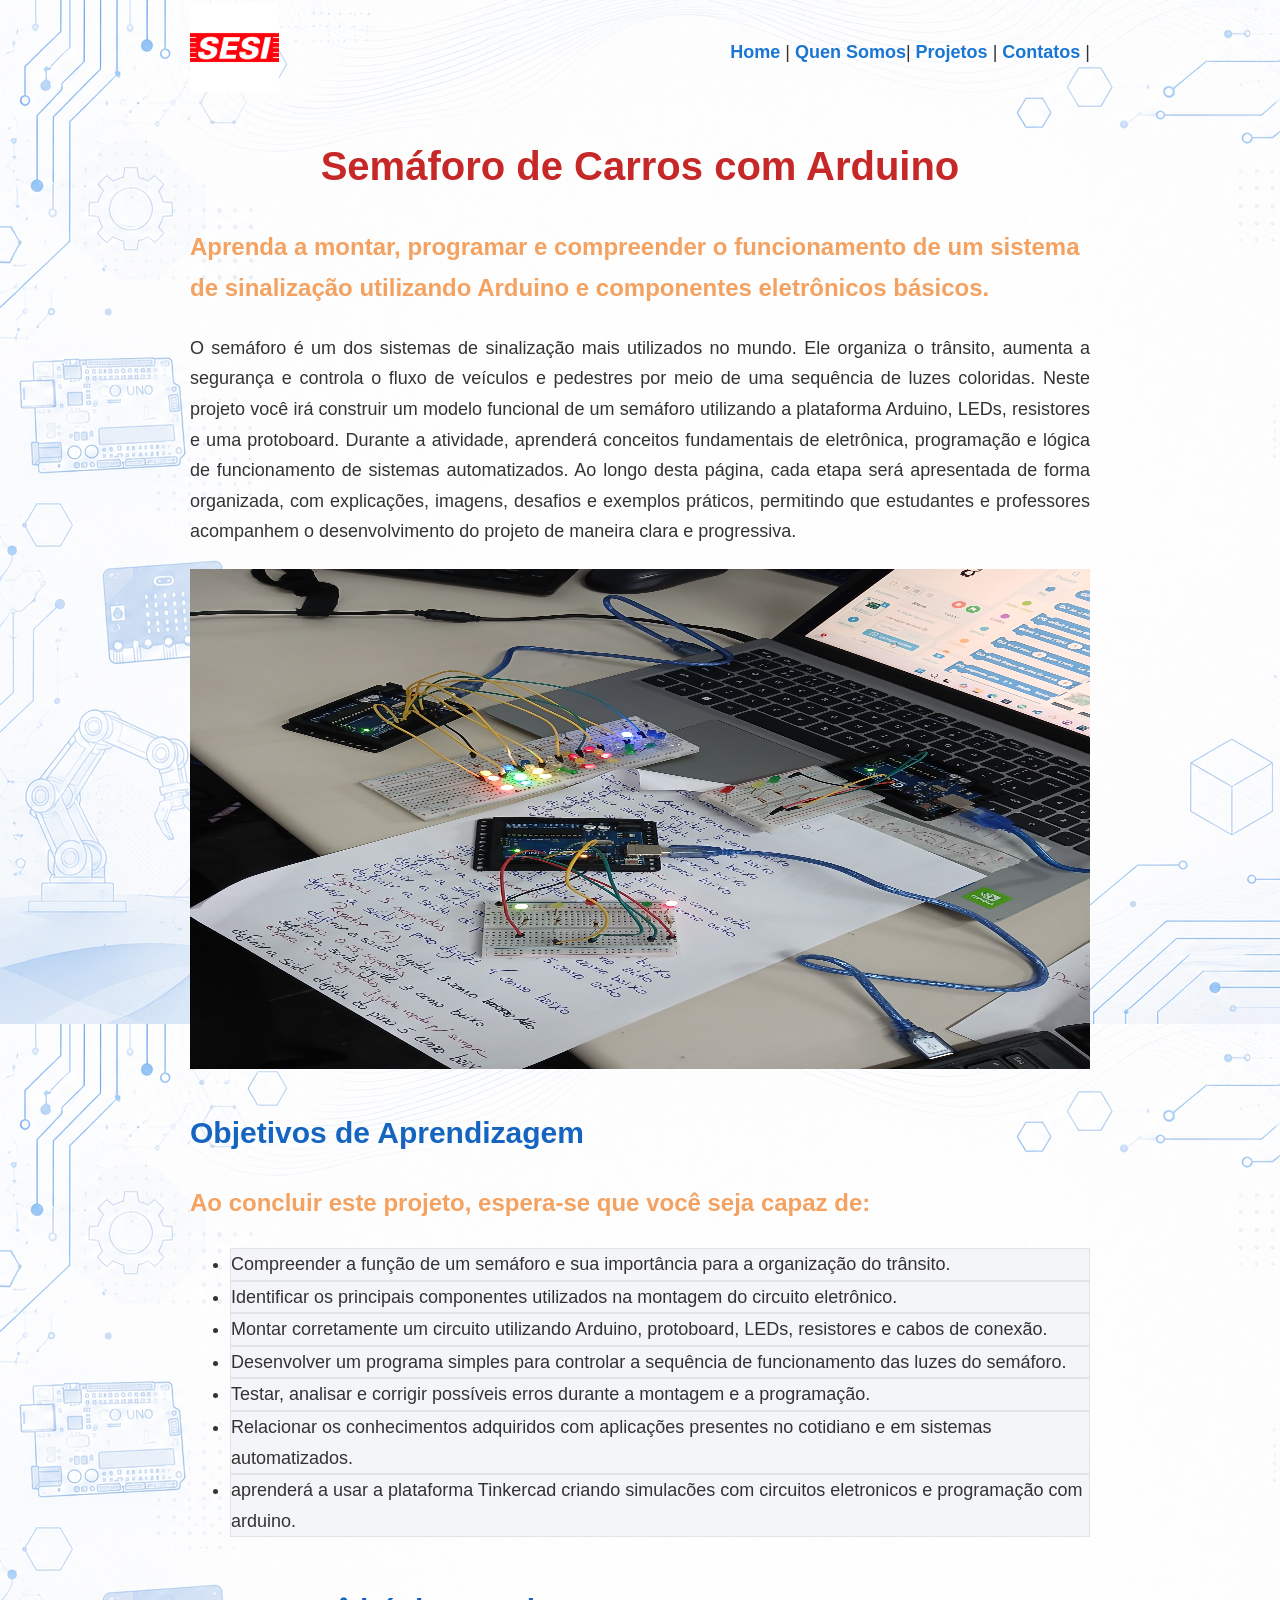
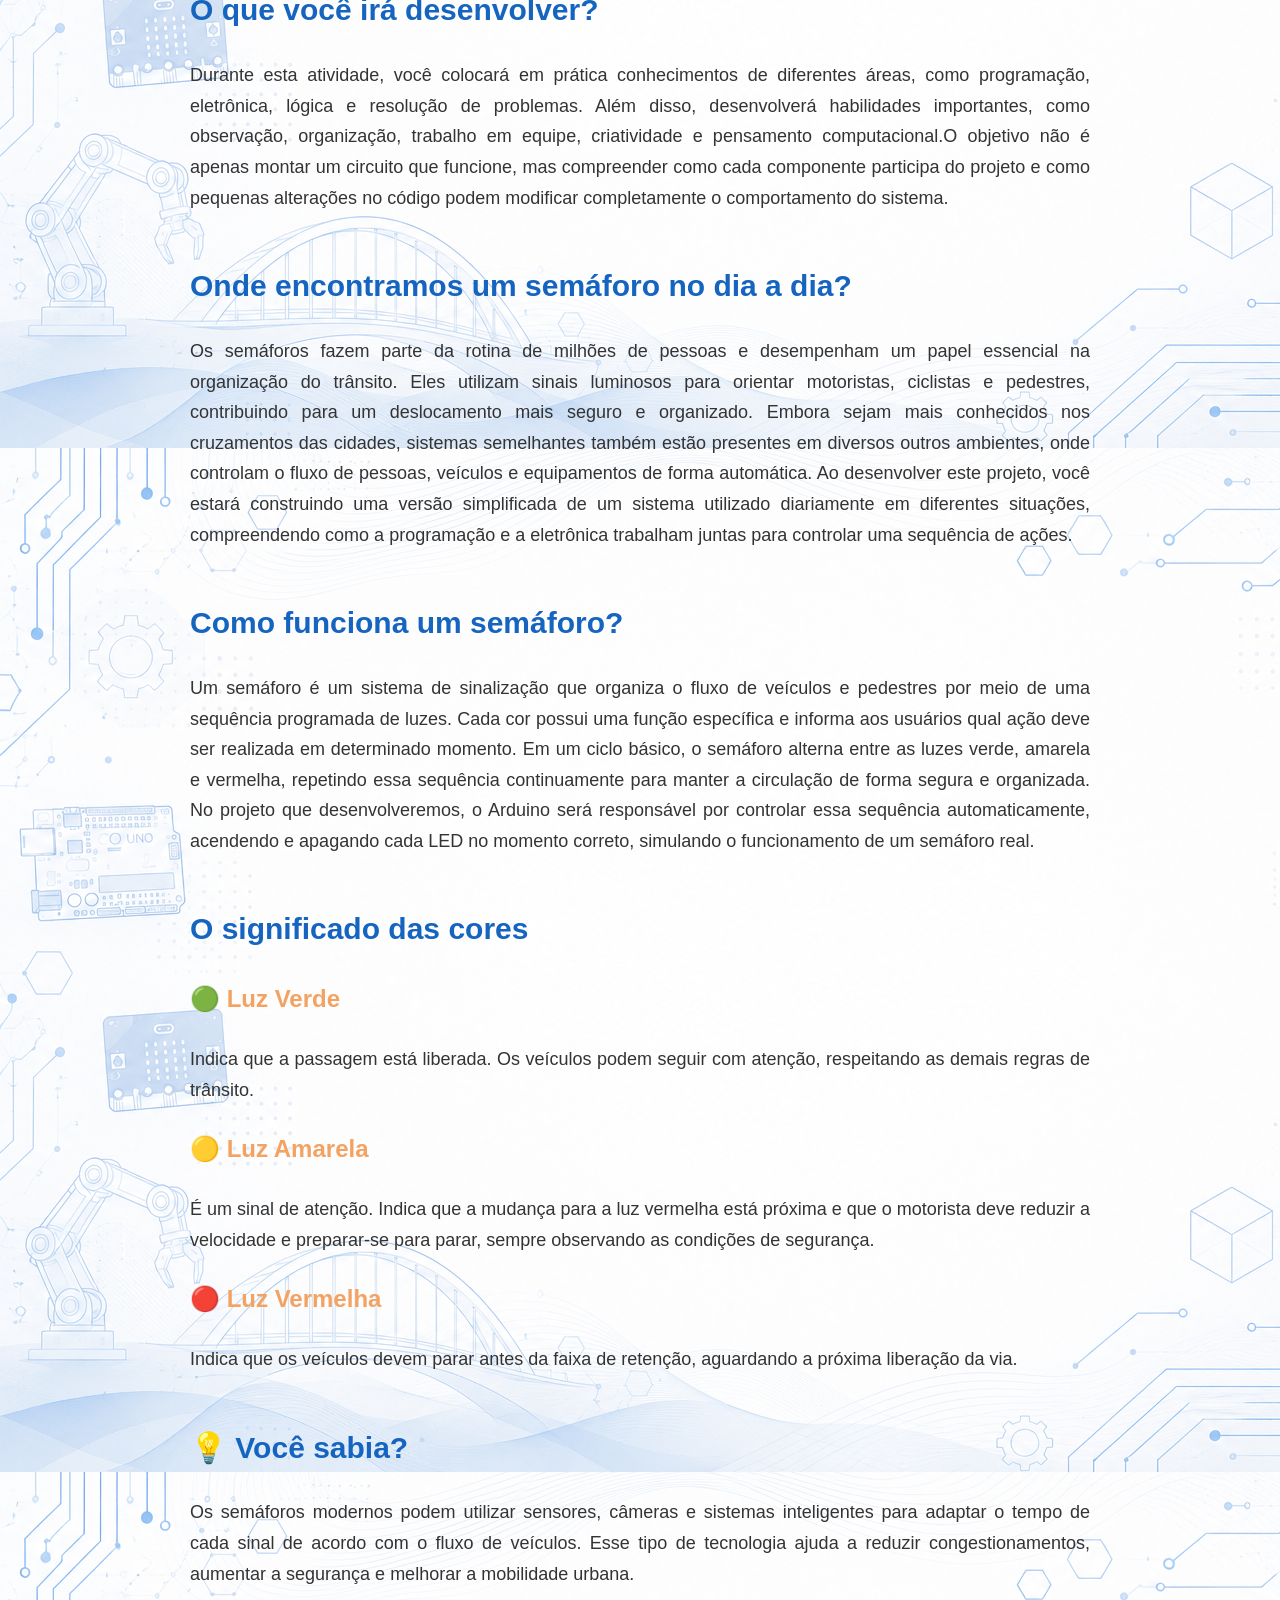
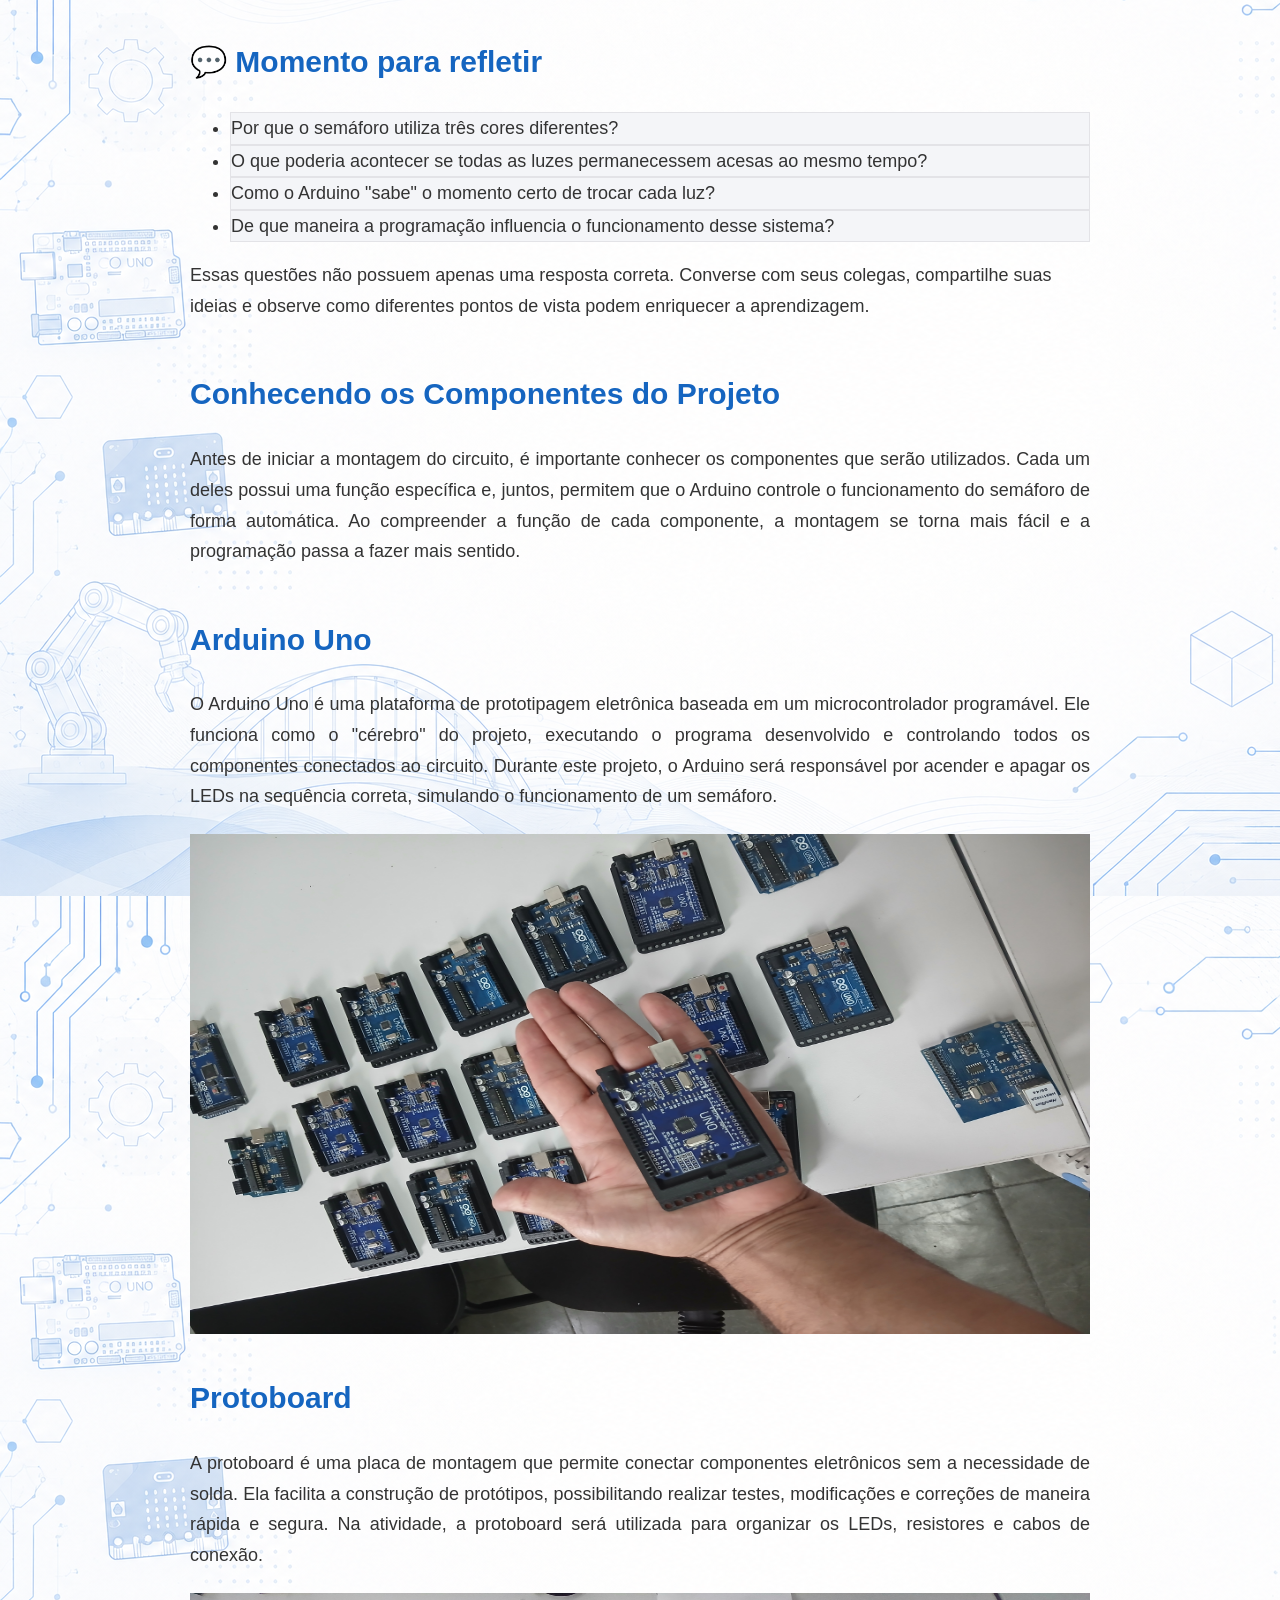
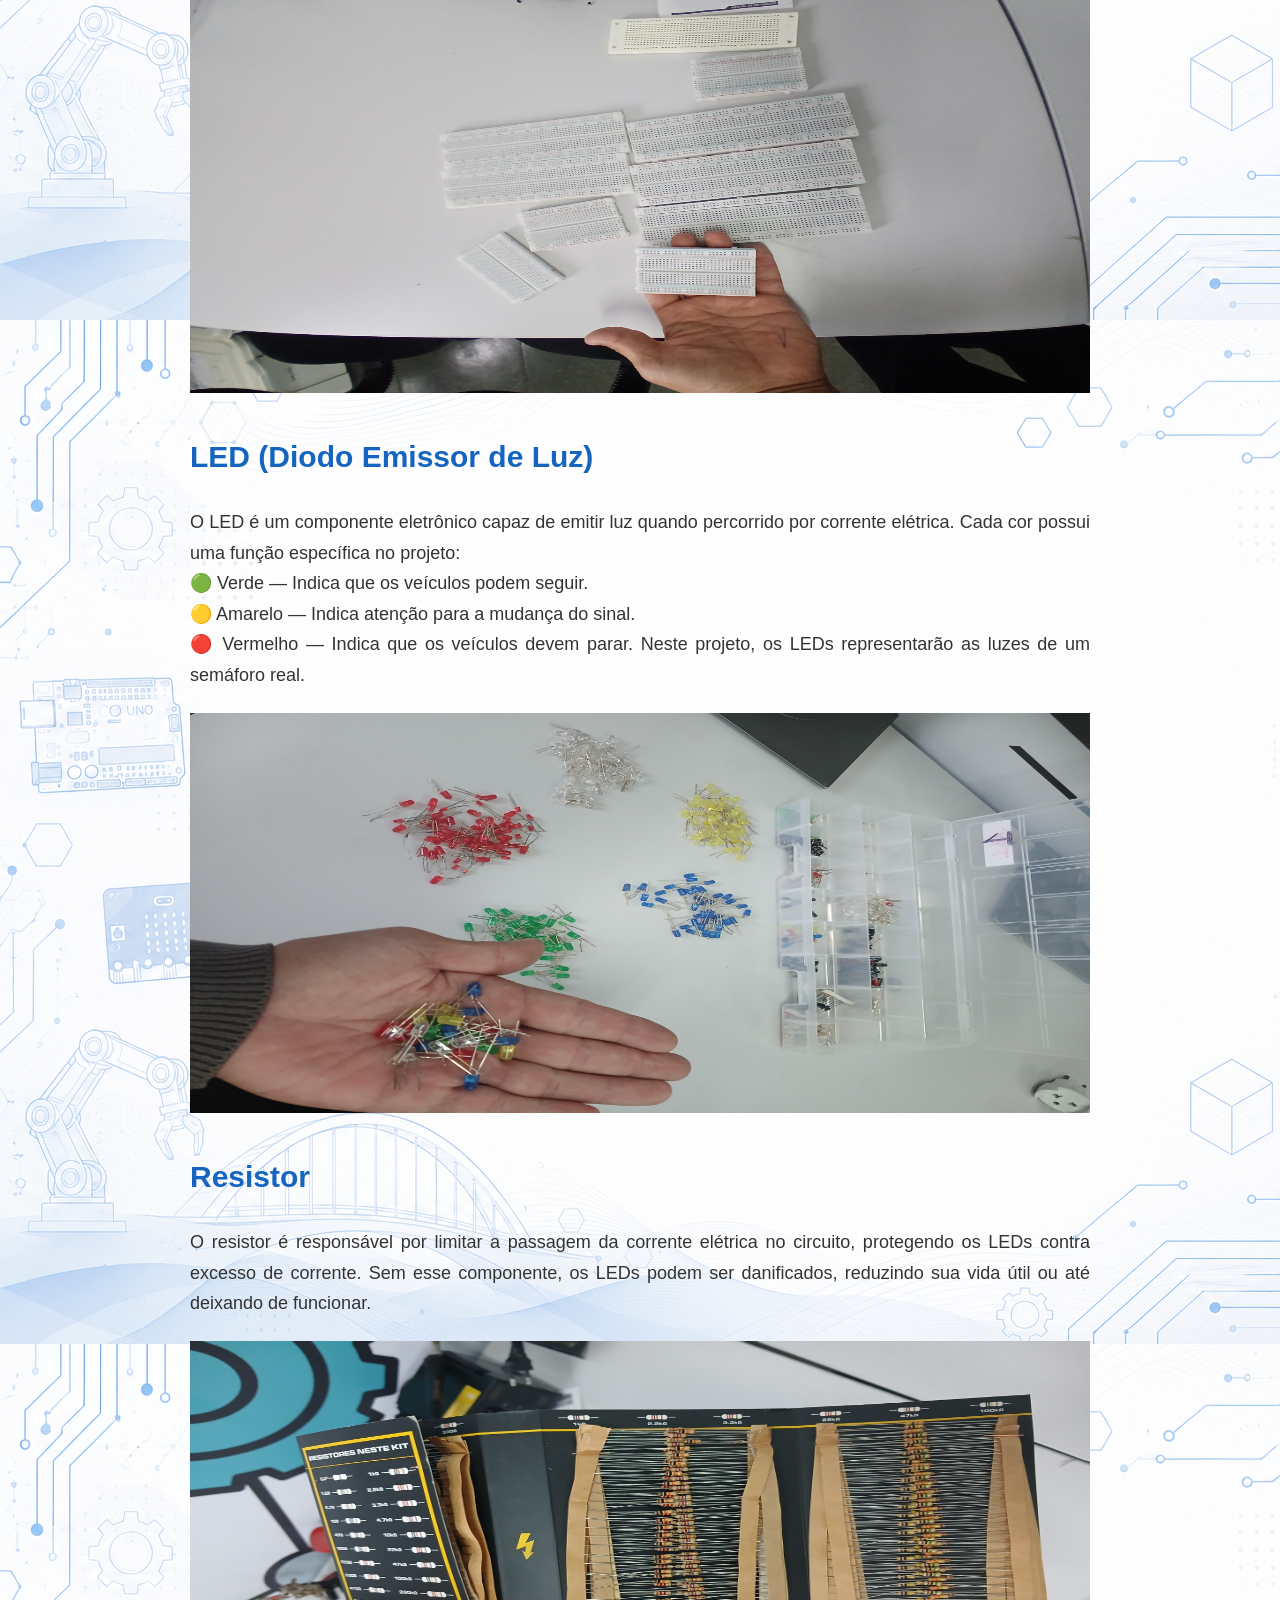
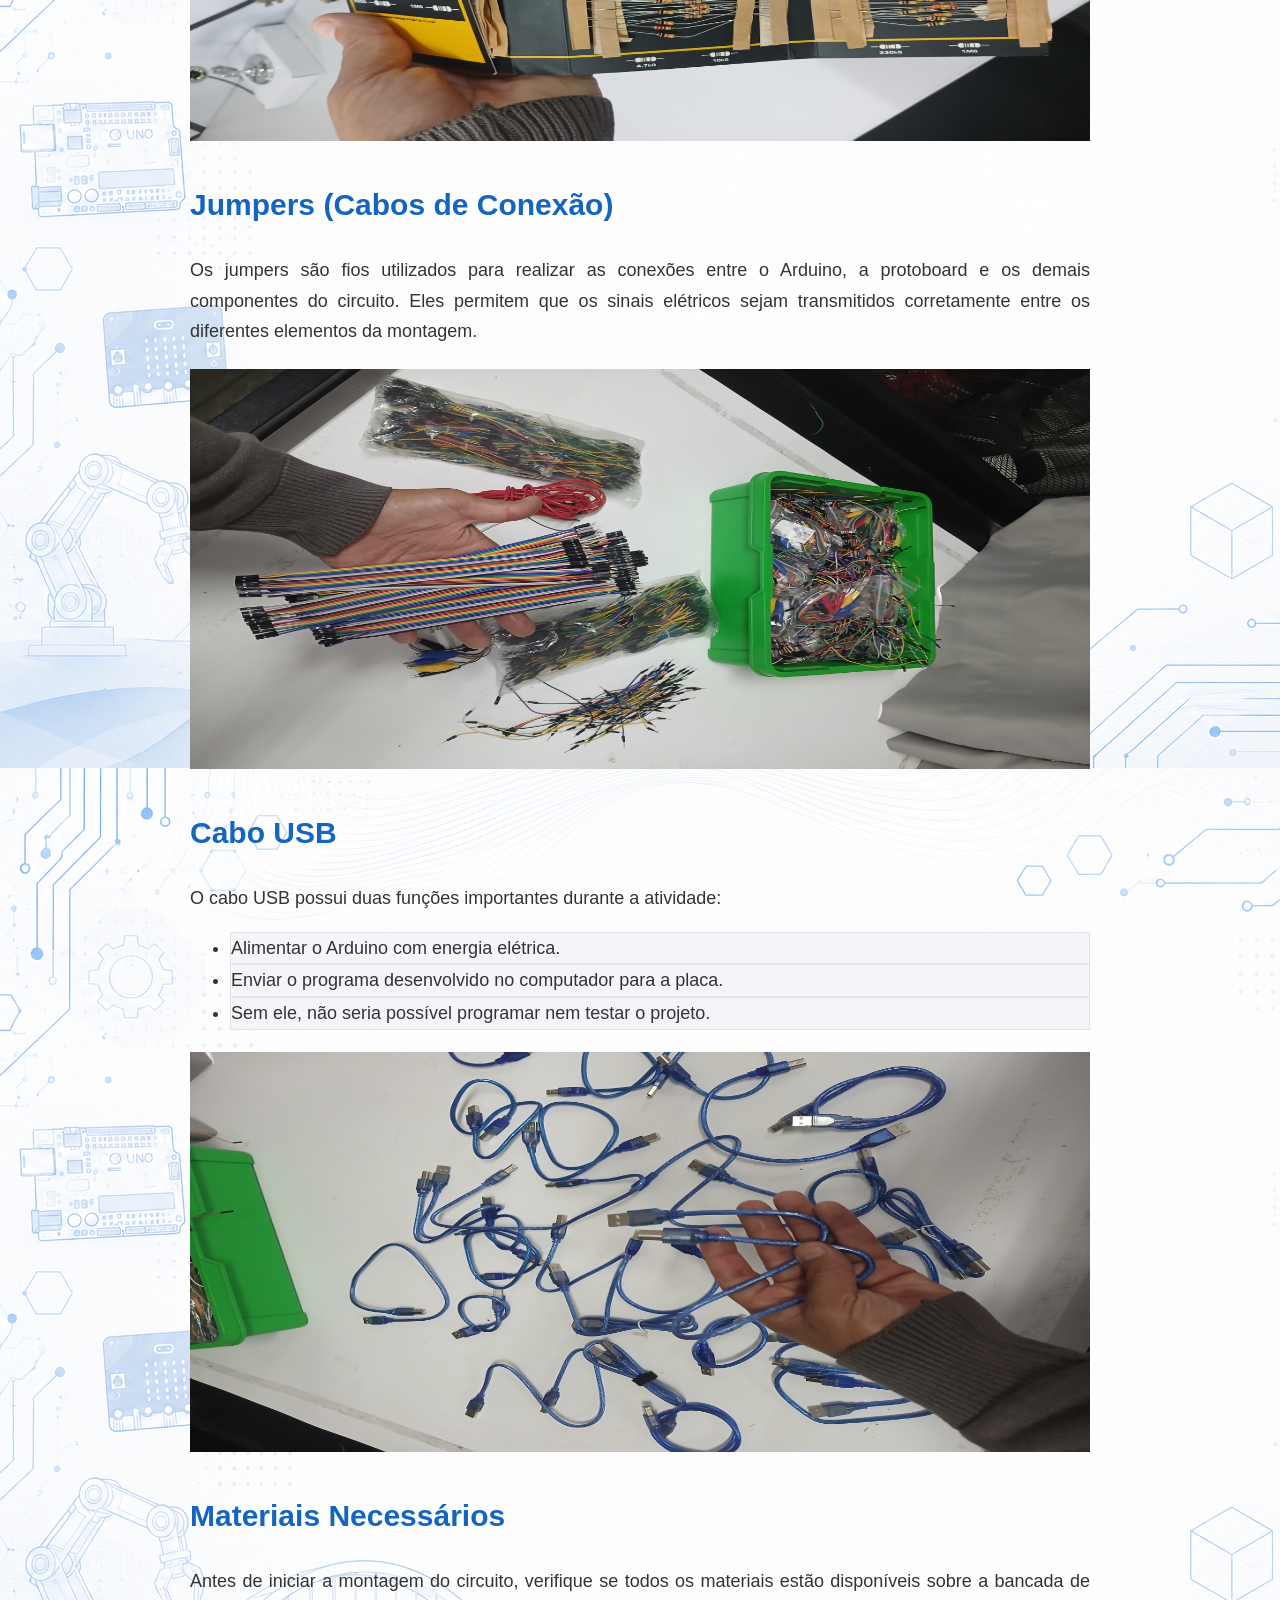
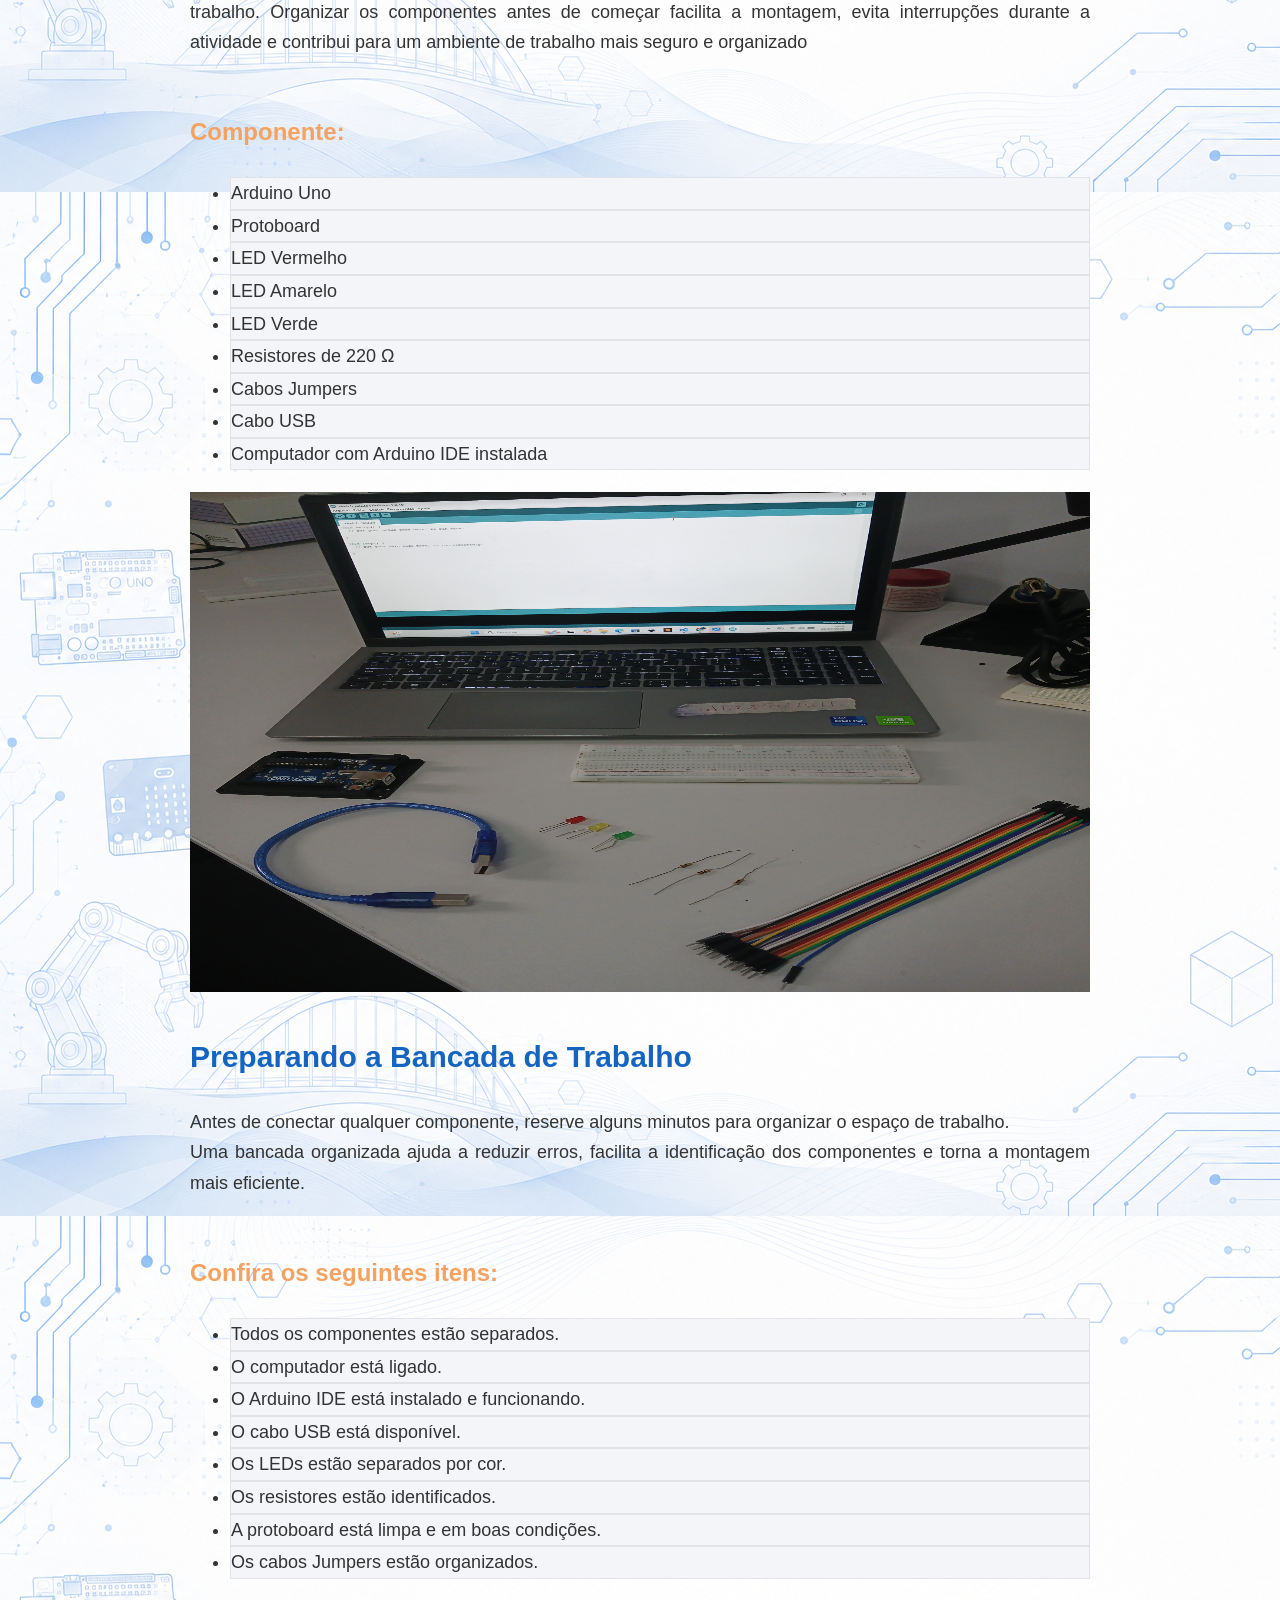
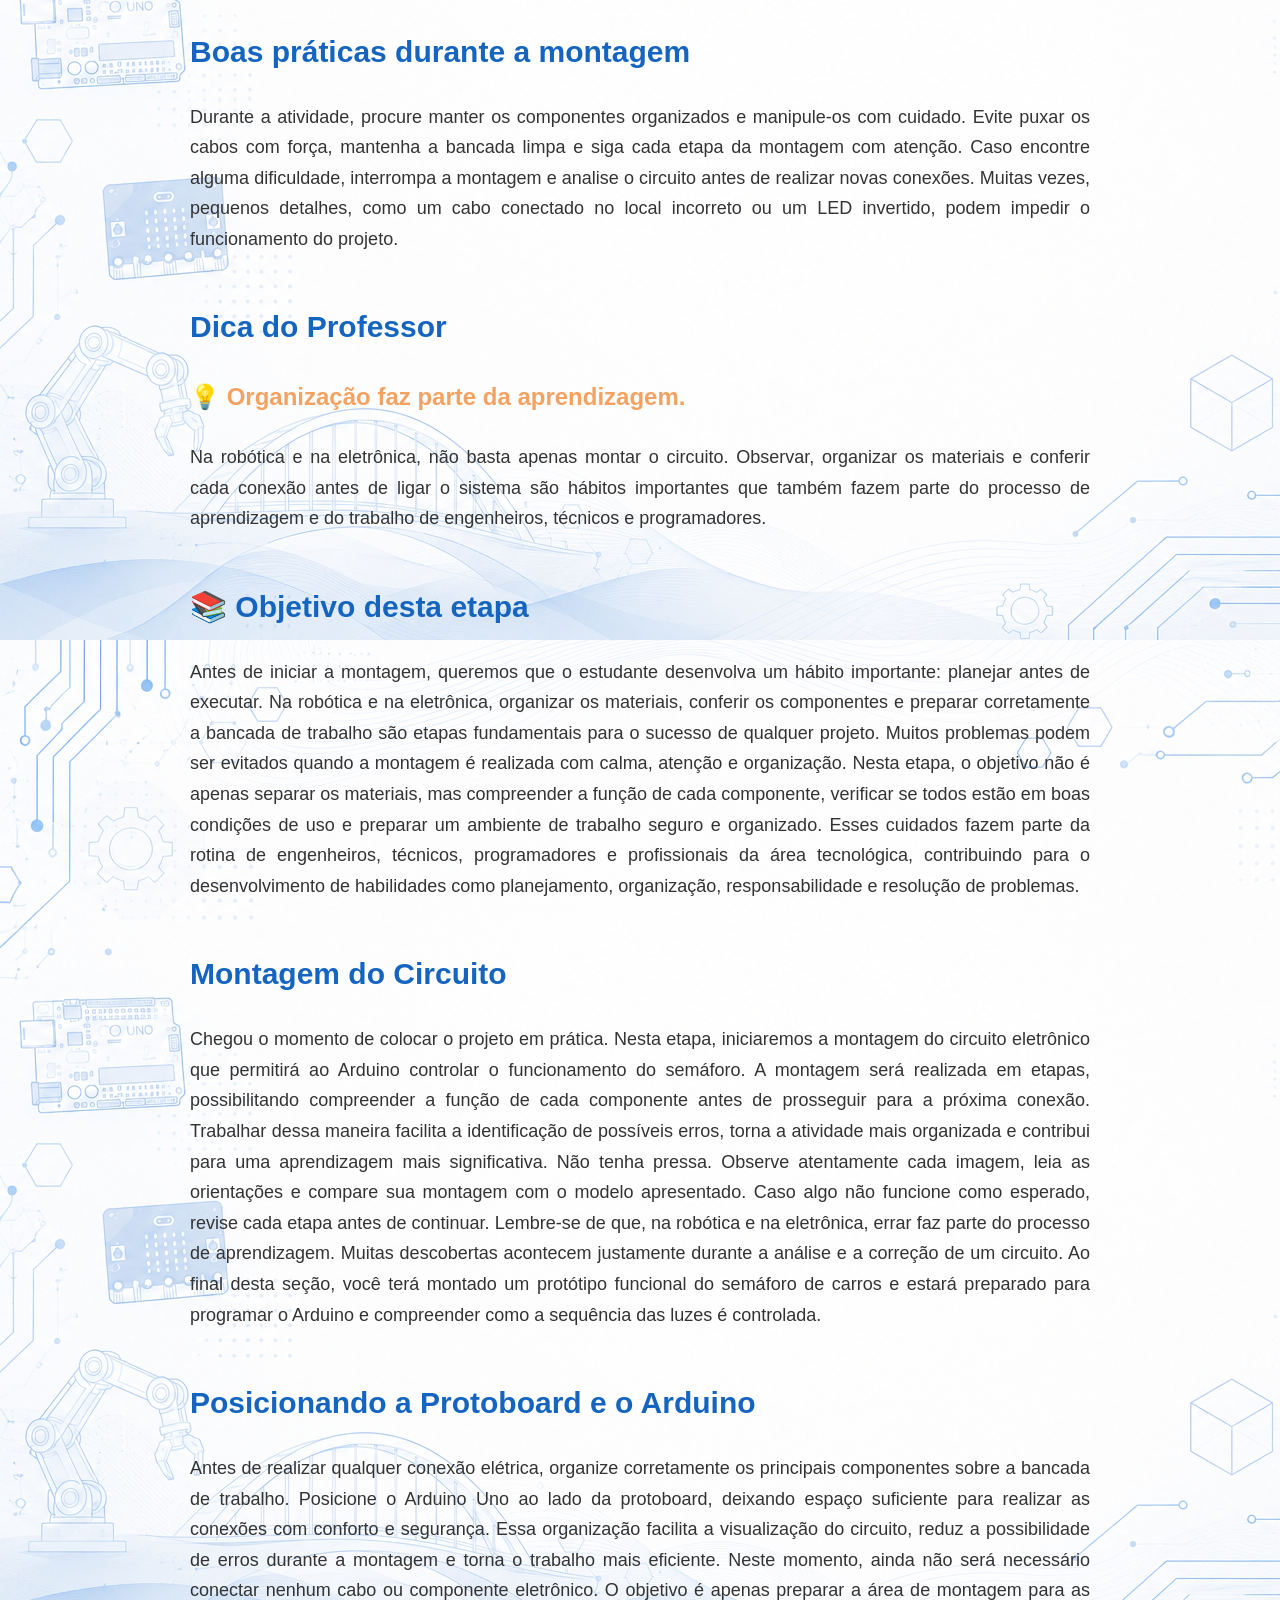
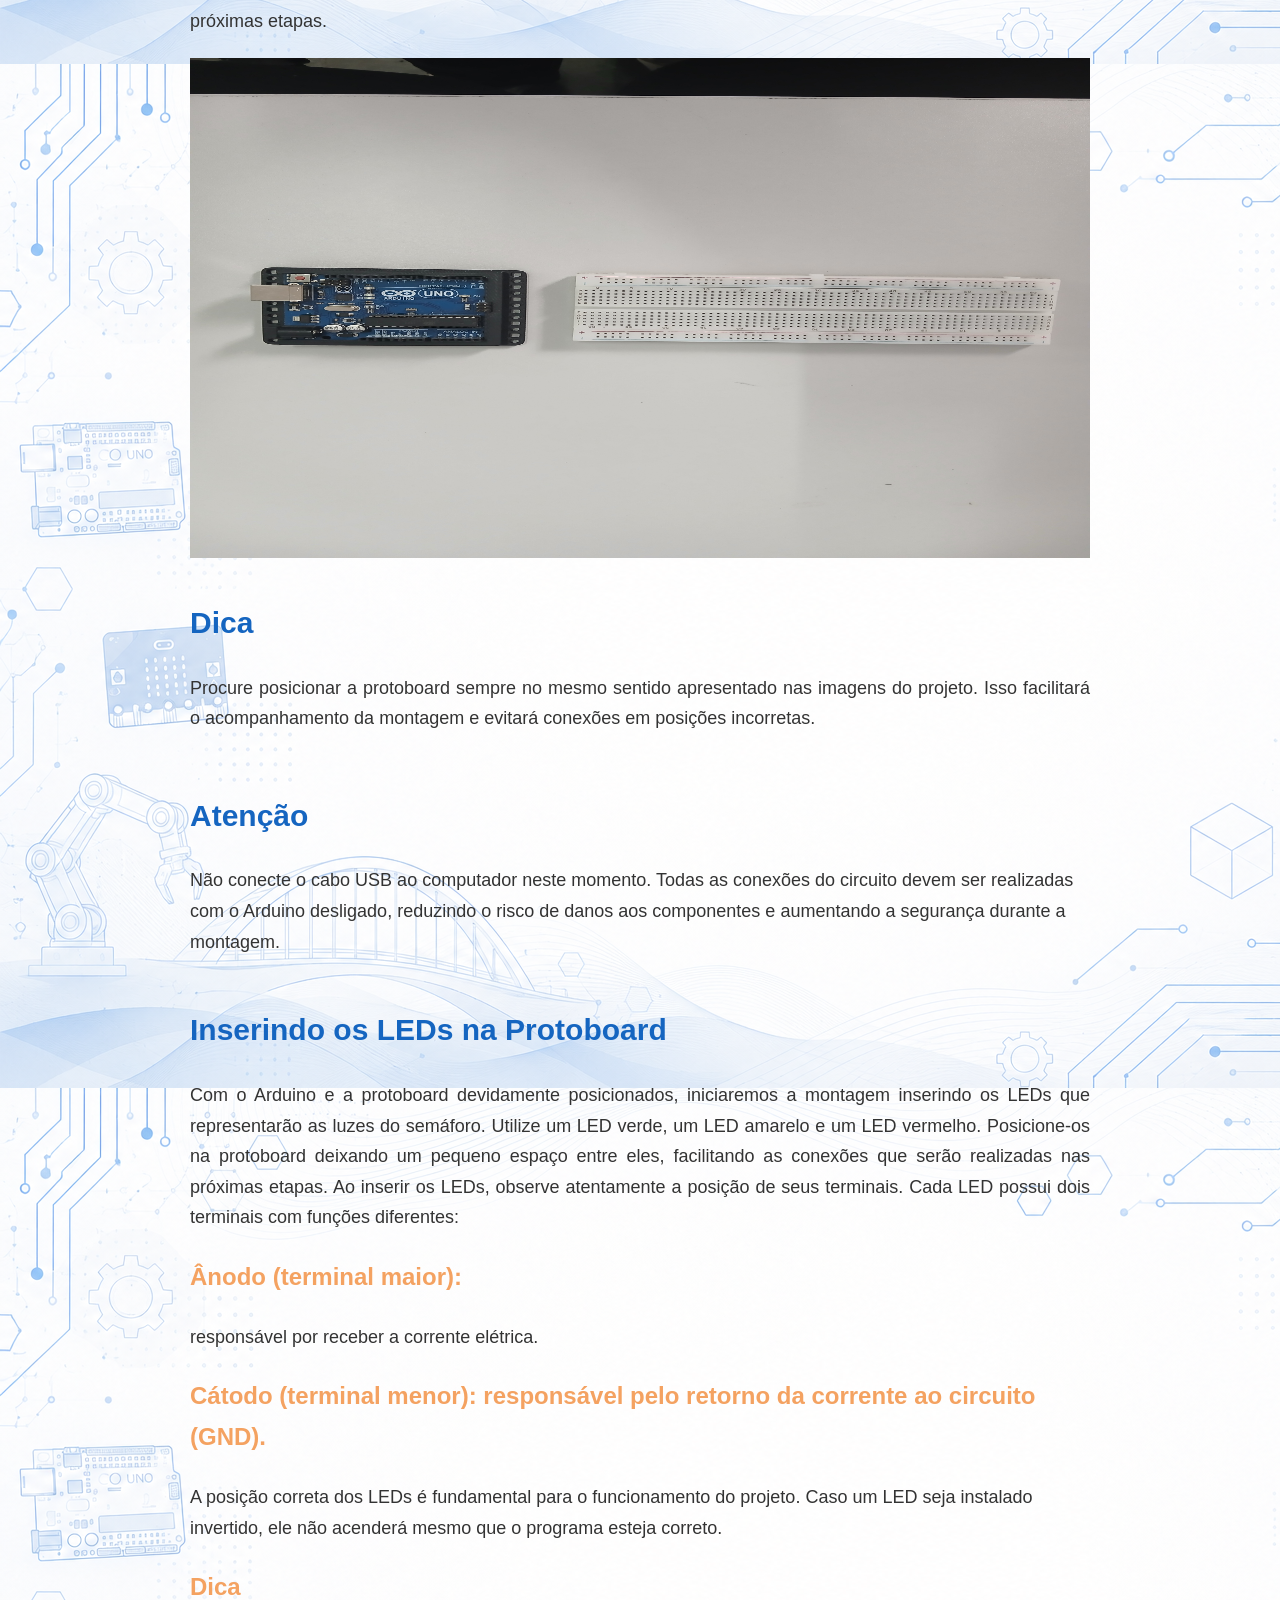
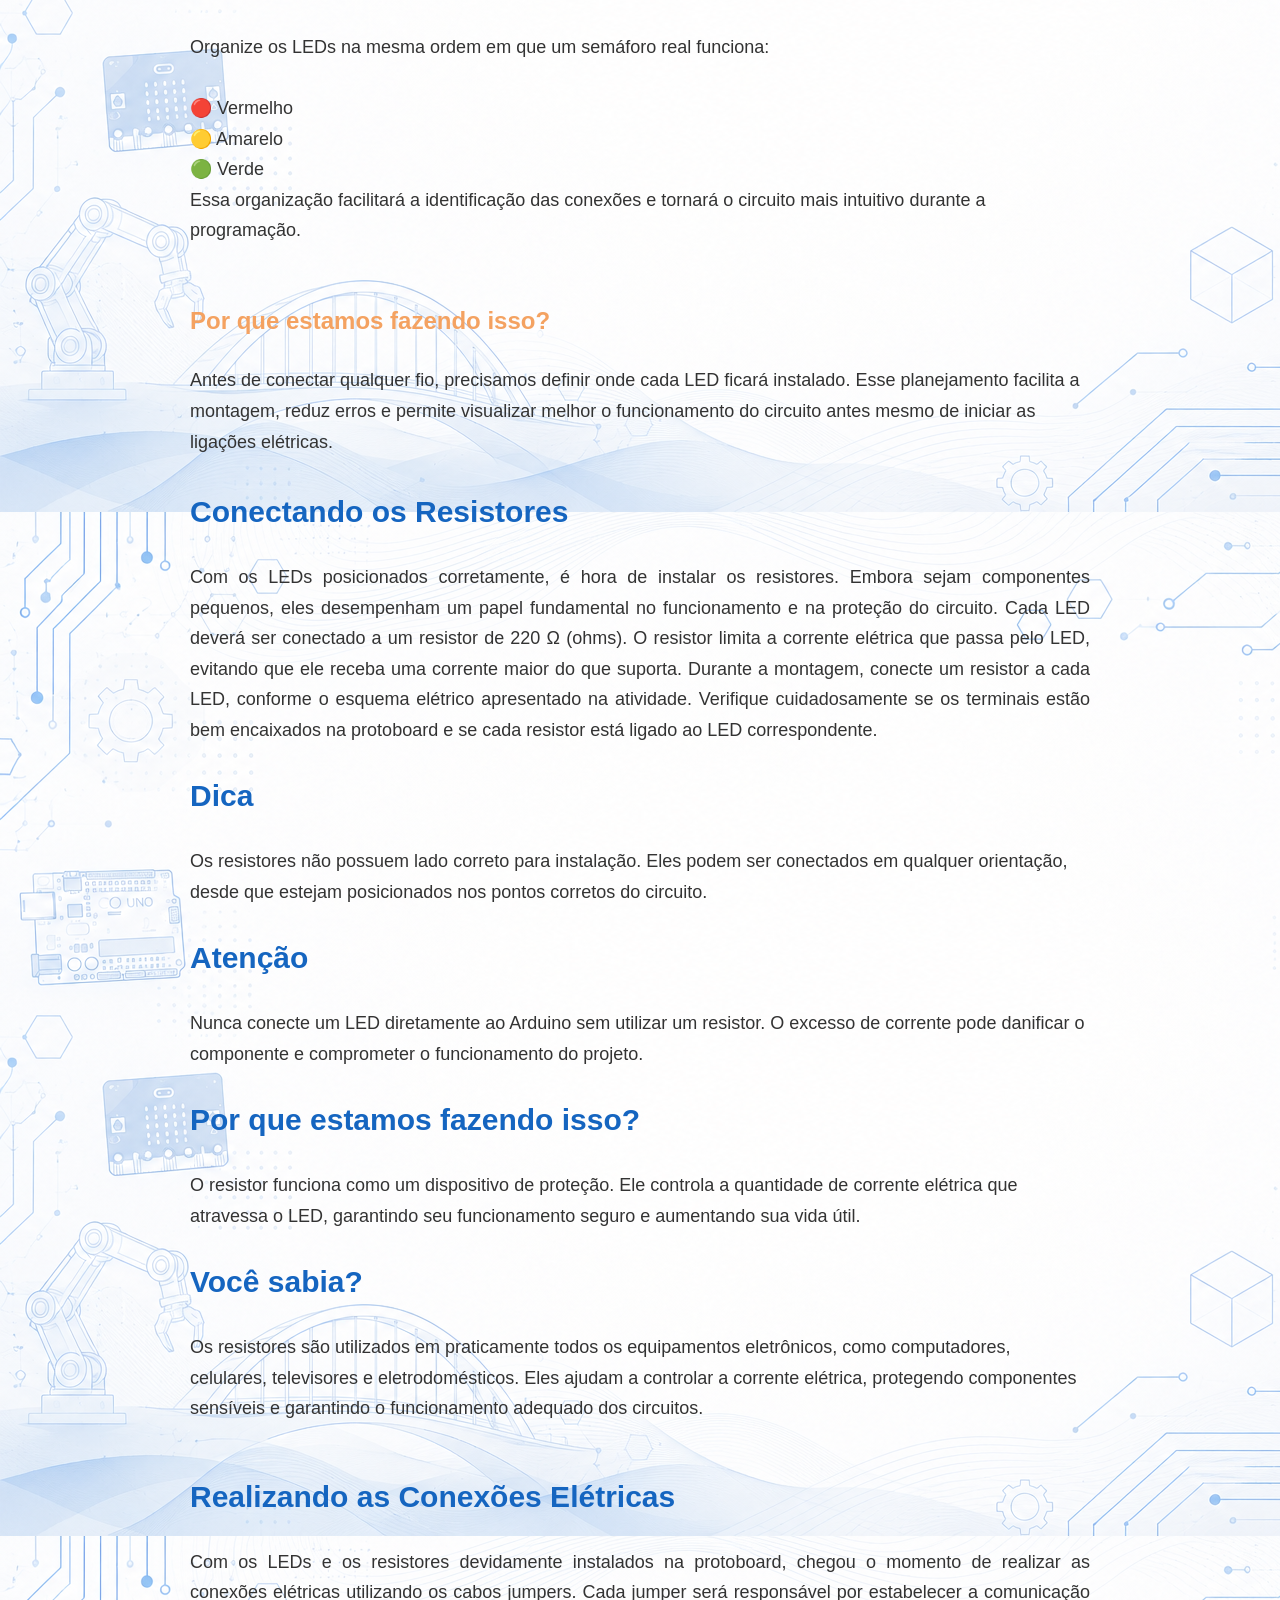
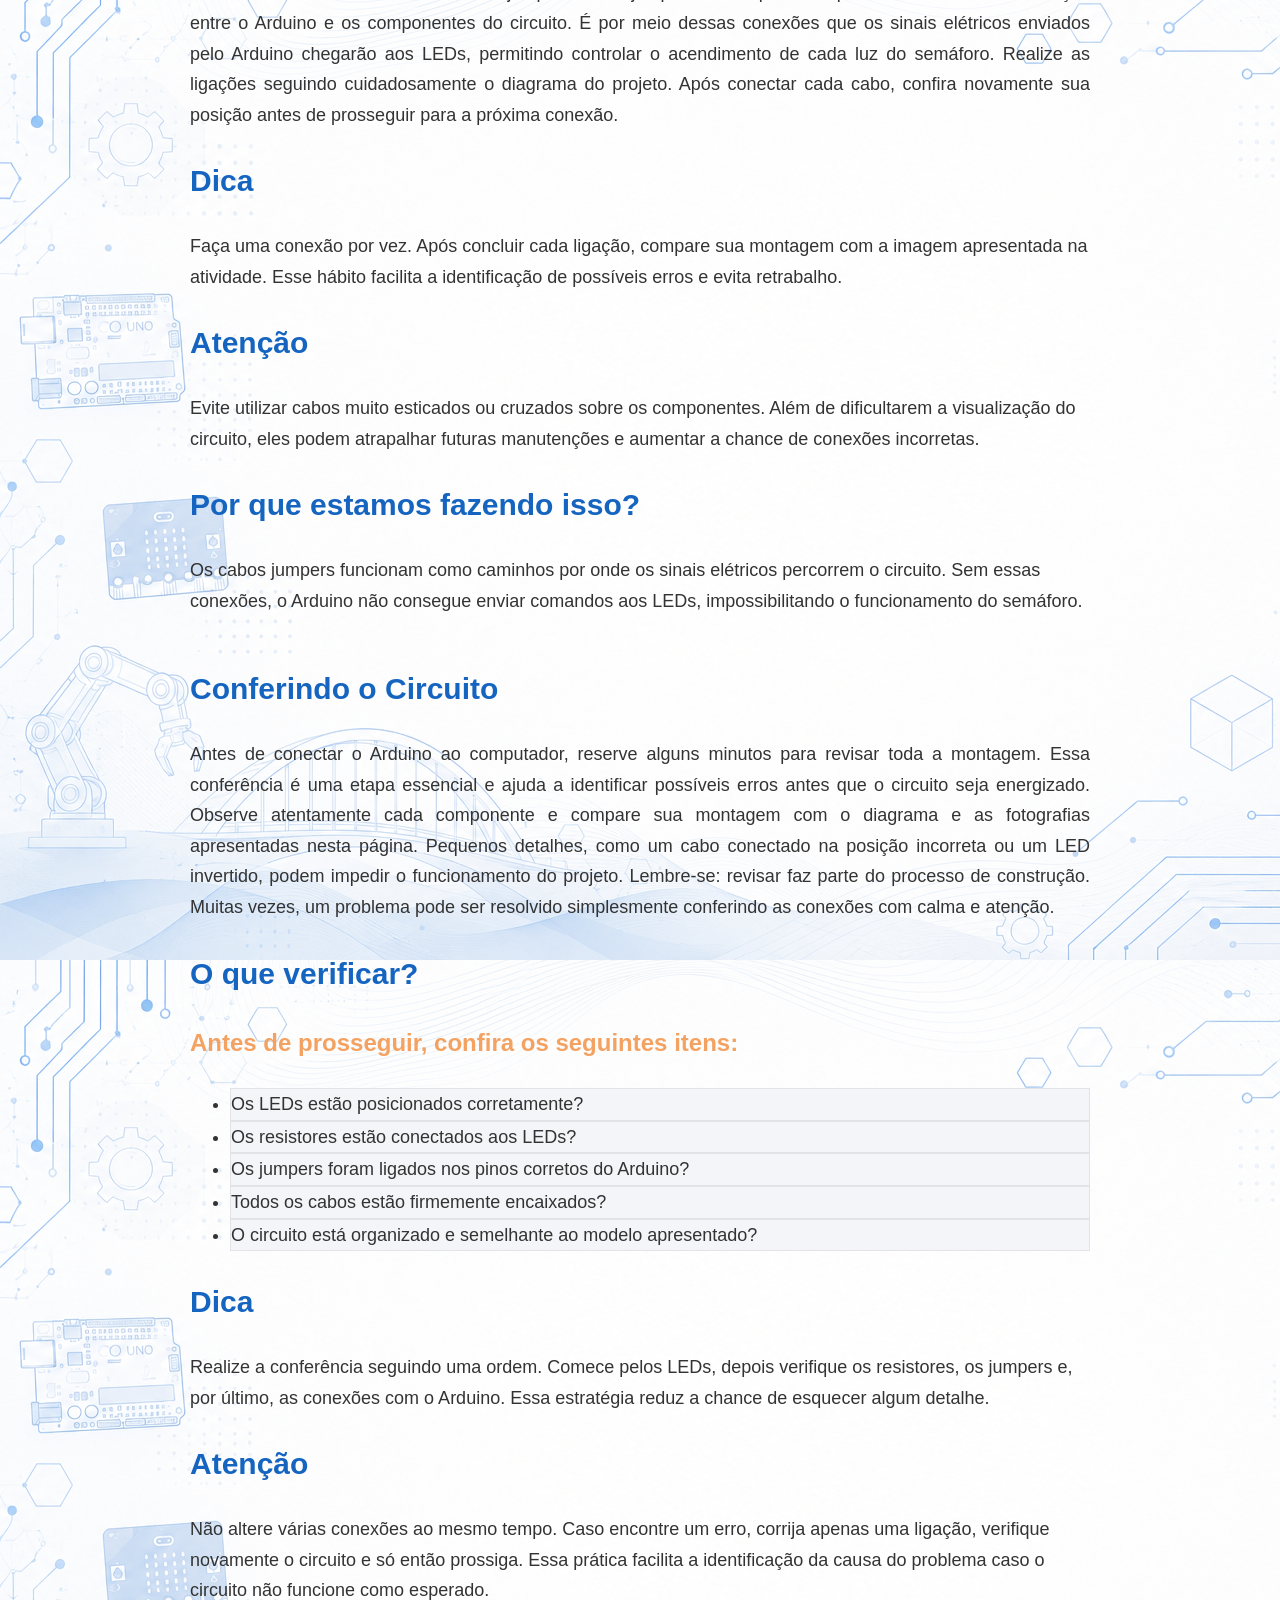
<file: semaforo-carros.html>
<!DOCTYPE html>
<html lang="en">
<head>
    <meta charset="UTF-8">
    <meta name="viewport" content="width=device-width, initial-scale=1.0">
    <title>Semáforo de Carros com Arduino</title>

<link rel="stylesheet" href="css/estilo.css">

</head>
<body background="imagens/fundo-projeto01.png">

<table border="0" width="900" align="center">
     <tr>
            <td  weigth  = "200">
            <img src="imagens/sesi.png" width="89"></td>
        
            <td align="right">
            <a href="index.html">Home</a> |
            <a href="quem-somos.html">Quen Somos</a>|
            <a href="projetos.html">Projetos</a> |
            <a href="contatos.html">Contatos</a> |
            </td>
     </tr>


     <tr>
        <td colspan="2">
            <h1>Semáforo de Carros com Arduino</h1>
            <h3>
            Aprenda a montar, programar e compreender 
            o funcionamento de um sistema de sinalização 
            utilizando Arduino e componentes eletrônicos básicos.
            </h3>
            <p style="text-align: justify;">
            O semáforo é um dos sistemas de sinalização mais
            utilizados no mundo. Ele organiza o trânsito, aumenta 
            a segurança e controla o fluxo de veículos e pedestres 
            por meio de uma sequência de luzes coloridas.
            Neste projeto você irá construir um modelo funcional 
            de um semáforo utilizando a plataforma Arduino, LEDs, 
            resistores e uma protoboard. Durante a atividade, 
            aprenderá conceitos fundamentais de eletrônica, 
            programação e lógica de funcionamento de sistemas automatizados.
            Ao longo desta página, cada etapa será apresentada de forma organizada,
             com explicações, imagens, desafios e exemplos práticos, permitindo 
             que estudantes e professores acompanhem o desenvolvimento do projeto 
             de maneira clara e progressiva.
            </p>
        </td>
     </tr>

     <tr>
            <td colspan="2">
                <img src="imagens/cab01.jpg" width="900" height="500">
            </td>
     </tr>

     <tr>
        <td colspan="2">
            <h2>Objetivos de Aprendizagem</h2>
            <h3>Ao concluir este projeto, espera-se que você seja capaz de:</h3>
            <ul>
                <li>Compreender a função de um semáforo e sua importância para a organização do trânsito.</li>
                <li>Identificar os principais componentes utilizados na montagem do circuito eletrônico.</li>
                <li>Montar corretamente um circuito utilizando Arduino, protoboard, LEDs, resistores e cabos de conexão.</li>
                <li>Desenvolver um programa simples para controlar a sequência de funcionamento das luzes do semáforo.</li>
                <li>Testar, analisar e corrigir possíveis erros durante a montagem e a programação.</li>
                <li>Relacionar os conhecimentos adquiridos com aplicações presentes no cotidiano e em sistemas automatizados.</li>
                <li>aprenderá a usar a plataforma Tinkercad criando simulacões com circuitos eletronicos e programação com arduino.</li>
            </ul>
        </td>
     </tr>


     <tr>
        <td colspan="2">
            <h2>O que você irá desenvolver?</h2>

            <p style="text-align: justify;">
            Durante esta atividade, você colocará em prática conhecimentos 
            de diferentes áreas, como programação, eletrônica, lógica 
            e resolução de problemas. Além disso, desenvolverá habilidades
             importantes, como observação, organização, trabalho em equipe, 
             criatividade e pensamento computacional.O objetivo não é apenas montar
              um circuito que funcione, mas compreender como cada componente participa
               do projeto e como pequenas alterações no código podem modificar completamente
                o comportamento do sistema.
            </p> 
        </td>
     </tr>

     <tr>
        <td colspan="2">
            <h2>Onde encontramos um semáforo no dia a dia?</h2>
            <p style=" text-align: justify;">
                Os semáforos fazem parte da rotina de milhões de pessoas e desempenham um papel essencial na organização do trânsito. Eles utilizam sinais luminosos para orientar motoristas, ciclistas e pedestres, contribuindo para um deslocamento mais seguro e organizado.

Embora sejam mais conhecidos nos cruzamentos das cidades, sistemas semelhantes também estão presentes em diversos outros ambientes, onde controlam o fluxo de pessoas, veículos e equipamentos de forma automática.

Ao desenvolver este projeto, você estará construindo uma versão simplificada de um sistema utilizado diariamente em diferentes situações, compreendendo como a programação e a eletrônica trabalham juntas para controlar uma sequência de ações.
            </p>
        </td>
     </tr>

     <tr>
        <td colspan="2">
            <h2>Como funciona um semáforo?</h2>
            <p style="text-align: justify;">
                Um semáforo é um sistema de sinalização que organiza o fluxo de veículos e pedestres por meio de uma sequência programada de luzes. Cada cor possui uma função específica e informa aos usuários qual ação deve ser realizada em determinado momento.

Em um ciclo básico, o semáforo alterna entre as luzes verde, amarela e vermelha, repetindo essa sequência continuamente para manter a circulação de forma segura e organizada.

No projeto que desenvolveremos, o Arduino será responsável por controlar essa sequência automaticamente, acendendo e apagando cada LED no momento correto, simulando o funcionamento de um semáforo real.
            </p>
        </td>
     </tr>

     <tr>
        
            <td colspan="2">
                <h2>O significado das cores</h2>
               
            <h3>🟢 Luz Verde</h3>
             <p style="text-align: justify;">
                Indica que a passagem está liberada. Os veículos podem seguir com atenção, respeitando as demais regras de trânsito.
             </p>
            <h3> 🟡 Luz Amarela</h3>
            <p style="text-align: justify;">
                É um sinal de atenção. Indica que a mudança para a luz vermelha está próxima e que o motorista deve reduzir a velocidade e preparar-se para parar, sempre observando as condições de segurança.
            </p>
            <h3>🔴 Luz Vermelha</h3>
            <p style="text-align: justify;">
                Indica que os veículos devem parar antes da faixa de retenção, aguardando a próxima liberação da via.
            </p>
              
            </td>
     </tr>

     <tr>
        <td colspan="2">
            <h2>💡 Você sabia?</h2>
            <p style="text-align: justify;">
                Os semáforos modernos podem utilizar sensores, câmeras e sistemas inteligentes para adaptar o tempo de cada sinal de acordo com o fluxo de veículos. Esse tipo de tecnologia ajuda a reduzir congestionamentos, aumentar a segurança e melhorar a mobilidade urbana.
            </p>

        </td>
     </tr>

     <tr>
        <td colspan="2">
            <h2>💬 Momento para refletir</h2>
            <p style="text-align: justify;">
                <ul>
                    <li>Por que o semáforo utiliza três cores diferentes?</li>
                    <li>O que poderia acontecer se todas as luzes permanecessem acesas ao mesmo tempo?</li>
                    <li>Como o Arduino "sabe" o momento certo de trocar cada luz?</li>
                    <li>De que maneira a programação influencia o funcionamento desse sistema?</li>
                </ul>

Essas questões não possuem apenas uma resposta correta. Converse com seus colegas, compartilhe suas ideias e observe como diferentes pontos de vista podem enriquecer a aprendizagem.
            </p>
        </td>
     </tr>

     <tr>
        <td colspan="2">
            <h2>Conhecendo os Componentes do Projeto</h2>
            <P style="text-align: justify;">
Antes de iniciar a montagem do circuito, é importante conhecer os componentes que serão utilizados. Cada um deles possui uma função específica e, juntos, permitem que o Arduino controle o funcionamento do semáforo de forma automática.

Ao compreender a função de cada componente, a montagem se torna mais fácil e a programação passa a fazer mais sentido.
            </P>
        </td>
     </tr>

<tr>
    <td colspan="2">
        <h2>Arduino Uno</h2>
        <p style="text-align: justify;">
O Arduino Uno é uma plataforma de prototipagem eletrônica baseada em um microcontrolador programável. Ele funciona como o "cérebro" do projeto, executando o programa desenvolvido e controlando todos os componentes conectados ao circuito.

Durante este projeto, o Arduino será responsável por acender e apagar os LEDs na sequência correta, simulando o funcionamento de um semáforo.
        </p>
    </td>
</tr>

<tr>
    <td colspan="2">
        <img src="imagens/placa02.jpg" width="900" height="500">
    </td>
</tr>

<tr>
    <td colspan="2">
        <h2>Protoboard</h2>
        <p style="text-align: justify;">
A protoboard é uma placa de montagem que permite conectar componentes eletrônicos sem a necessidade de solda. Ela facilita a construção de protótipos, possibilitando realizar testes, modificações e correções de maneira rápida e segura.

Na atividade, a protoboard será utilizada para organizar os LEDs, resistores e cabos de conexão.
        </p>
    </td>
</tr>

<tr>
    <td colspan="2">
        <img src="imagens/protobooard.jpg" width="900" height="400">
    </td>
</tr>

<tr>
    <td colspan="2">
        <h2>LED (Diodo Emissor de Luz)</h2>
        <p style="text-align: justify;">
O LED é um componente eletrônico capaz de emitir luz
 quando percorrido por corrente elétrica. Cada cor possui 
 uma função específica no projeto:<br>
🟢 Verde — Indica que os veículos podem seguir.<br>

🟡 Amarelo — Indica atenção para a mudança do sinal.<br>

🔴 Vermelho — Indica que os veículos devem parar.

Neste projeto, os LEDs representarão as luzes de um semáforo real.
         </p>
    </td>
</tr>

<tr>
    <td colspan="2">
        <img src="imagens/ledes01.jpg" width="900" height="400">
    </td>
</tr>

<tr>
    <td colspan="2">
        <h2>Resistor</h2>
        <p style="text-align: justify;">
O resistor é responsável por limitar a passagem da corrente elétrica no circuito, protegendo os LEDs contra excesso de corrente.

Sem esse componente, os LEDs podem ser danificados, reduzindo sua vida útil ou até deixando de funcionar.
        </p>
    </td>
</tr>
<tr> 
    <td colspan="2">
        <img src="imagens/resistor01.jpg" width="900" height="400">
    </td>
</tr>

<tr>
    <td colspan="2">
        <h2>Jumpers (Cabos de Conexão)</h2>
        <p style=" text-align: justify;">
            Os jumpers são fios utilizados para realizar as conexões entre o Arduino, a protoboard e os demais componentes do circuito.

Eles permitem que os sinais elétricos sejam transmitidos corretamente entre os diferentes elementos da montagem.
        </p>
    </td>
</tr>
<tr>
    <td colspan="2">
        <img src="imagens/cabosjumper01.jpg" width="900" height="400">
    </td>
</tr>

<tr>
    <td colspan="2">
        <h2>Cabo USB</h2>
        <p style=" text-align: justify;">
            O cabo USB possui duas funções importantes durante a atividade:
<ul>
    <li>Alimentar o Arduino com energia elétrica.</li>
    <li>Enviar o programa desenvolvido no computador para a placa.</li>
    <li>Sem ele, não seria possível programar nem testar o projeto.</li>
    
</ul>

        </p>
    </td>
</tr>

<tr> 
    <td colspan="2">
        <img src="imagens/cabousb01.jpg" width="900" height="400">
    </td>
</tr>

<tr>
    <td colspan="2">
        <h2>Materiais Necessários</h2>
        <p style="text-align: justify;">
Antes de iniciar a montagem do circuito, verifique se todos os materiais estão disponíveis sobre a bancada de trabalho. Organizar os componentes antes de começar facilita a montagem, evita interrupções durante a atividade e contribui para um ambiente de trabalho mais seguro e organizado<br><br>
<h3>Componente:</h3>
<ul>
    <li>Arduino Uno</li>
    <li>Protoboard</li>
    <li>LED Vermelho</li>
    <li>LED Amarelo</li>
    <li>LED Verde</li>
    <li>Resistores de 220 Ω</li>
    <li>Cabos Jumpers</li>
    <li>Cabo USB</li>
    <li>Computador com Arduino IDE instalada</li>
</ul>
 </p>
    </td>
</tr>


<tr>
    <td colspan="2">
        <img src="imagens/projeto-semaforo01.jpg" width="900" height="500">
    </td>
</tr>

<tr>
<td colspan="2">
    <h2>Preparando a Bancada de Trabalho</h2>
    <p style="text-align: justify;">
Antes de conectar qualquer componente, reserve alguns minutos para organizar o espaço de trabalho. <br>

Uma bancada organizada ajuda a reduzir erros, facilita a identificação dos componentes e torna a montagem mais eficiente. <br> <br>

<h3>Confira os seguintes itens:</h3>
 <ul>
    <li>Todos os componentes estão separados.</li>
    <li>O computador está ligado.</li>
    <li>O Arduino IDE está instalado e funcionando.</li>
    <li>O cabo USB está disponível.</li>
    <li>Os LEDs estão separados por cor.</li>
    <li>Os resistores estão identificados.</li>
    <li>A protoboard está limpa e em boas condições.</li>
    <li>Os cabos Jumpers estão organizados.</li>
 </ul>

    </p>

</td>
 </tr>

 <tr>
    <td colspan="2">
        <h2>Boas práticas durante a montagem</h2>
        <p style="text-align: justify;">
            Durante a atividade, procure manter os componentes organizados e manipule-os com cuidado. Evite puxar os cabos com força, mantenha a bancada limpa e siga cada etapa da montagem com atenção.

Caso encontre alguma dificuldade, interrompa a montagem e analise o circuito antes de realizar novas conexões. Muitas vezes, pequenos detalhes, como um cabo conectado no local incorreto ou um LED invertido, podem impedir o funcionamento do projeto.
        </p>
    </td>
 </tr>
<tr>
    <td colspan="2"> 
        <h2>Dica do Professor</h2>
        <h3>💡 Organização faz parte da aprendizagem.</h3>
        <p style=" text-align: justify;">
Na robótica e na eletrônica, não basta apenas montar o circuito. Observar, organizar os materiais e conferir cada conexão antes de ligar o sistema são hábitos importantes que também fazem parte do processo de aprendizagem e do trabalho de engenheiros, técnicos e programadores.
        </p>
    </td>
</tr>

<tr>
    <td colspan="2">
        <h2>📚 Objetivo desta etapa</h2>

        <p style="text-align: justify;">
            Antes de iniciar a montagem, queremos que o estudante desenvolva um hábito importante: planejar antes de executar.

Na robótica e na eletrônica, organizar os materiais, conferir os componentes e preparar corretamente a bancada de trabalho são etapas fundamentais para o sucesso de qualquer projeto. Muitos problemas podem ser evitados quando a montagem é realizada com calma, atenção e organização.

Nesta etapa, o objetivo não é apenas separar os materiais, mas compreender a função de cada componente, verificar se todos estão em boas condições de uso e preparar um ambiente de trabalho seguro e organizado.

Esses cuidados fazem parte da rotina de engenheiros, técnicos, programadores e profissionais da área tecnológica, contribuindo para o desenvolvimento de habilidades como planejamento, organização, responsabilidade e resolução de problemas.
        </p>
    </td>
</tr>

<tr>
    <td colspan="2">
        <h2>Montagem do Circuito</h2>
        <p style="text-align: justify;">
Chegou o momento de colocar o projeto em prática. Nesta etapa, iniciaremos a montagem do circuito eletrônico que permitirá ao Arduino controlar o funcionamento do semáforo.

A montagem será realizada em etapas, possibilitando compreender a função de cada componente antes de prosseguir para a próxima conexão. Trabalhar dessa maneira facilita a identificação de possíveis erros, torna a atividade mais organizada e contribui para uma aprendizagem mais significativa.

Não tenha pressa. Observe atentamente cada imagem, leia as orientações e compare sua montagem com o modelo apresentado. Caso algo não funcione como esperado, revise cada etapa antes de continuar.

Lembre-se de que, na robótica e na eletrônica, errar faz parte do processo de aprendizagem. Muitas descobertas acontecem justamente durante a análise e a correção de um circuito.

Ao final desta seção, você terá montado um protótipo funcional do semáforo de carros e estará preparado para programar o Arduino e compreender como a sequência das luzes é controlada.
        </p>
    </td>
</tr>

<tr>
    <td colspan="2">

<h2>Posicionando a Protoboard e o Arduino</h2>
<p style="text-align: justify;">
Antes de realizar qualquer conexão elétrica, organize corretamente os principais componentes sobre a bancada de trabalho.

Posicione o Arduino Uno ao lado da protoboard, deixando espaço suficiente para realizar as conexões com conforto e segurança. Essa organização facilita a visualização do circuito, reduz a possibilidade de erros durante a montagem e torna o trabalho mais eficiente.

Neste momento, ainda não será necessário conectar nenhum cabo ou componente eletrônico. O objetivo é apenas preparar a área de montagem para as próximas etapas.</p>

</p>
    </td>
</tr>

<tr>
    <td colspan="2">
        <img src="imagens/arduinoprotobord02.jpg" width="900" height="500">
    </td>
</tr>

<tr>
    <td colspan="2">
        <h2>Dica</h2>
        <p style="text-align: justify;">
Procure posicionar a protoboard sempre no mesmo 
sentido apresentado nas imagens do projeto. Isso facilitará o 
acompanhamento da montagem e evitará conexões em posições incorretas.<br> <br>

<h2>Atenção</h2>

Não conecte o cabo USB ao computador neste momento.
 Todas as conexões do circuito devem ser realizadas com o
  Arduino desligado, reduzindo o risco de danos aos componentes e 
  aumentando a segurança durante a montagem.
        </p>
    </td>
</tr>

<tr>
    <td colspan="2">
        <h2>Inserindo os LEDs na Protoboard</h2>
        <p style="text-align: justify;">
Com o Arduino e a protoboard devidamente posicionados, 
iniciaremos a montagem inserindo os LEDs que representarão as luzes do semáforo.

Utilize um LED verde, um LED amarelo e um LED vermelho. 
Posicione-os na protoboard deixando um pequeno espaço entre eles, 

facilitando as conexões que serão realizadas nas próximas etapas.

Ao inserir os LEDs, observe atentamente a posição de seus terminais. 
Cada LED possui dois terminais com funções diferentes: <br>

<h3>Ânodo (terminal maior): </h3>
responsável por receber a corrente elétrica.<br>

<h3>Cátodo (terminal menor): responsável pelo retorno da corrente ao circuito (GND).</h3>

A posição correta dos LEDs é fundamental para o funcionamento do projeto. Caso um LED seja instalado invertido, ele não acenderá mesmo que o programa esteja correto.
<br>
<h3>Dica</h3>  
Organize os LEDs na mesma ordem em que um semáforo real funciona:<br> <br>
🔴 Vermelho<br>

🟡 Amarelo<br>


🟢 Verde<br>

Essa organização facilitará a identificação das conexões e tornará o circuito mais intuitivo durante a programação.
<br>
<br>
<h3>Por que estamos fazendo isso?</h3>
Antes de conectar qualquer fio, precisamos definir onde cada LED ficará instalado. Esse planejamento facilita a montagem, reduz erros e permite visualizar melhor o funcionamento do circuito antes mesmo de iniciar as ligações elétricas.

</td>
</tr>

<tr>
    <td colspan="2">
        <h2>Conectando os Resistores</h2>
        <p style="text-align: justify;">
            Com os LEDs posicionados corretamente, é hora de instalar os resistores. Embora sejam componentes pequenos, eles desempenham um papel fundamental no funcionamento e na proteção do circuito.

Cada LED deverá ser conectado a um resistor de 220 Ω (ohms). O resistor limita a corrente elétrica que passa pelo LED, evitando que ele receba uma corrente maior do que suporta.

Durante a montagem, conecte um resistor a cada LED, conforme o esquema elétrico apresentado na atividade. Verifique cuidadosamente se os terminais estão bem encaixados na protoboard e se cada resistor está ligado ao LED correspondente.
        
<h2>Dica</h2>
Os resistores não possuem lado correto para instalação. Eles podem ser conectados em qualquer orientação, desde que estejam posicionados nos pontos corretos do circuito.

<h2>Atenção</h2>
Nunca conecte um LED diretamente ao Arduino sem utilizar um resistor. O excesso de corrente pode danificar o componente e comprometer o funcionamento do projeto.

<h2>Por que estamos fazendo isso?</h2>
O resistor funciona como um dispositivo de proteção. Ele controla a quantidade de corrente elétrica que atravessa o LED, garantindo seu funcionamento seguro e aumentando sua vida útil.
<h2>Você sabia?</h2> 
Os resistores são utilizados em praticamente todos os equipamentos eletrônicos, como computadores, celulares, televisores e eletrodomésticos. Eles ajudam a controlar a corrente elétrica, protegendo componentes sensíveis e garantindo o funcionamento adequado dos circuitos.

</p>
    </td>
</tr>


<tr>
    <td colspan="2">
        <h2>Realizando as Conexões Elétricas</h2>
        <p style=" text-align: justify;">
Com os LEDs e os resistores devidamente instalados na protoboard, chegou o momento de realizar as conexões elétricas utilizando os cabos jumpers.

Cada jumper será responsável por estabelecer a comunicação entre o Arduino e os componentes do circuito. É por meio dessas conexões que os sinais elétricos enviados pelo Arduino chegarão aos LEDs, permitindo controlar o acendimento de cada luz do semáforo.

Realize as ligações seguindo cuidadosamente o diagrama do projeto. Após conectar cada cabo, confira novamente sua posição antes de prosseguir para a próxima conexão.

<h2>Dica</h2>
Faça uma conexão por vez. Após concluir cada ligação, compare sua montagem com a imagem apresentada na atividade. Esse hábito facilita a identificação de possíveis erros e evita retrabalho.
        
<h2>Atenção</h2>
Evite utilizar cabos muito esticados ou cruzados sobre os componentes. Além de dificultarem a visualização do circuito, eles podem atrapalhar futuras manutenções e aumentar a chance de conexões incorretas.

<h2>Por que estamos fazendo isso?</h2>
Os cabos jumpers funcionam como caminhos por onde os sinais elétricos percorrem o circuito. Sem essas conexões, o Arduino não consegue enviar comandos aos LEDs, impossibilitando o funcionamento do semáforo.
</p>
    </td>
</tr>

<tr>
    <td colspan="2">
        <h2>Conferindo o Circuito</h2>
        <p style="text-align: justify;">
            Antes de conectar o Arduino ao computador, reserve alguns minutos para revisar toda a montagem. Essa conferência é uma etapa essencial e ajuda a identificar possíveis erros antes que o circuito seja energizado.

Observe atentamente cada componente e compare sua montagem com o diagrama e as fotografias apresentadas nesta página. Pequenos detalhes, como um cabo conectado na posição incorreta ou um LED invertido, podem impedir o funcionamento do projeto.

Lembre-se: revisar faz parte do processo de construção. Muitas vezes, um problema pode ser resolvido simplesmente conferindo as conexões com calma e atenção.
     <h2>O que verificar?</h2>   
     <h3>Antes de prosseguir, confira os seguintes itens:</h3>
     <ul>
        <li>Os LEDs estão posicionados corretamente?</li>
        <li>Os resistores estão conectados aos LEDs?</li>
        <li>Os jumpers foram ligados nos pinos corretos do Arduino?</li>
        <li>Todos os cabos estão firmemente encaixados?</li>
        <li>O circuito está organizado e semelhante ao modelo apresentado?</li>
     </ul>

     <h2>Dica</h2>
Realize a conferência seguindo uma ordem. Comece pelos LEDs, depois verifique os resistores, os jumpers e, por último, as conexões com o Arduino. Essa estratégia reduz a chance de esquecer algum detalhe.

<h2>Atenção</h2>

Não altere várias conexões ao mesmo tempo. Caso encontre um erro, corrija apenas uma ligação, verifique novamente o circuito e só então prossiga. Essa prática facilita a identificação da causa do problema caso o circuito não funcione como esperado.
<h2>Por que estamos fazendo isso?</h2>
Na eletrônica e na robótica, revisar o trabalho antes de energizar o circuito é um procedimento de segurança e qualidade. Além de proteger os componentes, essa prática desenvolve atenção aos detalhes, organização e pensamento crítico, habilidades importantes para qualquer profissional da área tecnológica.
<h2>Checklist Final</h2>
<ul>
    <li>LEDs instalados corretamente.</li>
    <li>Resistores conectados.</li>
    <li>Jumpers posicionados conforme o diagrama.</li>
    <li>Arduino pronto para receber o programa.</li>
    <li>Circuito revisado e pronto para os testes.</li>
</ul>

</p>
    </td>
</tr>

<!--Programação na plataforma Arduino-->

<tr>
        <td colspan="2">
            <h2>Preparando o Arduino para Programação</h2>
            <p style="text-align: justify;">

                O circuito já está montado e revisado. Agora chegou o momento de enviar um programa para o Arduino, permitindo que ele controle automaticamente o funcionamento do semáforo.

Para isso, utilizaremos a Arduino IDE (Integrated Development Environment), o ambiente de desenvolvimento oficial da plataforma Arduino. É por meio desse programa que escreveremos, editaremos e enviaremos o código para a placa.

Antes de iniciar a programação, conecte o Arduino ao computador utilizando o cabo USB. Em seguida, abra a Arduino IDE e realize as configurações iniciais.
            
<h2>Configurando a Arduino IDE</h2>

Antes de enviar o programa para a placa, verifique as seguintes configurações:

<ul>
    <li>O Arduino está conectado ao computador pelo cabo USB.</li>
    <li>A Arduino IDE está aberta.</li>
    <li>A placa Arduino Uno foi selecionada.</li>
    <li>A porta de comunicação (COM) correspondente ao Arduino foi selecionada.</li>
    <li>O circuito permanece conectado conforme a montagem realizada anteriormente.</li>
</ul>

Após concluir essas verificações, o ambiente estará preparado para receber o programa que controlará o funcionamento do semáforo.

<h2>Dica</h2>

Sempre confirme se a placa e a porta de comunicação estão corretas antes de enviar um programa. Essa simples conferência evita muitos erros durante a programação.


<h2>Atenção</h2>
Caso a Arduino IDE não reconheça a placa automaticamente, verifique se o cabo USB está conectado corretamente e se a porta selecionada corresponde ao Arduino utilizado na atividade.


<h2>Por que estamos fazendo isso?</h2>


O Arduino executa apenas os programas que são enviados para sua memória. Antes de controlar qualquer componente eletrônico, é necessário preparar corretamente o ambiente de programação para que a comunicação entre o computador e a placa ocorra de forma segura e eficiente.


<h2>Conferindo</h2>
<ul>
    
<li>Arduino conectado ao computador. </li>
<li>Arduino IDE aberta.</li>
<li>Placa Arduino Uno selecionada.</li>
<li>Porta de comunicação configurada.</li>
<li>Ambiente pronto para enviar o programa.</li>
</ul>
</p>
        </td>
</tr>


<tr>
    <td colspan="2">
        <h2>Entendendo o Programa</h2>
        <p style="text-align: justify;">

            Até este momento, preparamos o circuito eletrônico e configuramos o ambiente de programação. Agora chegou a hora de conhecer o programa que fará o Arduino controlar o funcionamento do semáforo.

Um programa é uma sequência organizada de instruções que informa ao computador ou ao microcontrolador exatamente o que deve ser feito. No Arduino, essas instruções são escritas em uma linguagem de programação baseada em C/C++ e executadas na ordem em que foram programadas.

Sempre que enviamos um programa para o Arduino, a placa passa a executar essas instruções automaticamente, controlando os componentes conectados ao circuito.

Antes de analisar o código completo, é importante compreender duas partes fundamentais presentes em praticamente todos os programas desenvolvidos para Arduino.
    <h2>A função setup()</h2>  
    A função setup() é executada apenas uma vez, logo após o Arduino ser ligado ou reiniciado.

Nessa etapa, normalmente configuramos os pinos que serão utilizados, definindo quais funcionarão como entrada e quais funcionarão como saída.

Essas configurações preparam a placa para executar corretamente o restante do programa. 

<h2>A função loop()</h2>
Após concluir o setup(), o Arduino passa a executar continuamente a função loop().

Tudo o que estiver dentro dessa função será repetido inúmeras vezes enquanto a placa permanecer ligada.

No projeto do semáforo, será justamente dentro do loop() que a sequência das luzes verde, amarela e vermelha acontecerá continuamente, simulando o funcionamento de um semáforo real.

<h2>Como o Arduino executa o programa?</h2>
De forma simplificada, o funcionamento acontece da seguinte maneira:

<ul>
    <li>O Arduino é ligado.</li>
    <li>A função setup() é executada uma única vez.</li>
    <li>A função loop() inicia sua execução.</li>
    <li>Ao chegar ao final do loop(), o Arduino retorna automaticamente ao início da mesma função.</li>
    <li>Esse processo se repete continuamente até que a placa seja desligada.</li>
</ul>


<h2>Por que estamos fazendo isso?</h2>
Compreender a estrutura básica de um programa facilita a leitura do código e ajuda a identificar a função de cada comando. Em vez de apenas copiar instruções, você passará a entender como o Arduino interpreta e executa cada etapa da programação.

<h2>Preparado para programar?</h2>
Na próxima seção, analisaremos o código completo do projeto. Cada comando será explicado individualmente, permitindo compreender sua função e sua importância no funcionamento do semáforo

</p>
</td>
</tr>

<tr>
    <td colspan="2">
        <h2>Conhecendo os Principais Comandos</h2>
        <p style="text-align: justify;">
            Antes de analisar o código completo do projeto, vamos conhecer alguns dos comandos mais utilizados na programação do Arduino. Compreender a função de cada um deles facilitará a leitura do programa e ajudará a entender como o semáforo será controlado.
        <h3>const int</h3>
        Esse comando é utilizado para declarar uma constante inteira.

No projeto do semáforo, ele será utilizado para armazenar o número do pino ao qual cada LED está conectado. Dessa forma, o programa fica mais organizado e facilita futuras alterações.
        <br><br>
Exemplo:<br><br>
const int ledVerde = 8; <br>

Nesse exemplo, o LED verde está conectado ao pino digital 8 do Arduino.

<h3>pinMode()</h3>

O comando pinMode() define a função de um pino da placa Arduino.

No projeto, os pinos conectados aos LEDs serão configurados como saída (OUTPUT), permitindo que o Arduino envie sinais elétricos para acender ou apagar cada LED.
<br> <br>
Exemplo: <br><br>

pinMode(ledVerde, OUTPUT);

<h3>digitalWrite()</h3>
O comando digitalWrite() é utilizado para controlar o estado de um pino digital.

Quando utilizamos HIGH, o pino fornece tensão elétrica.

Quando utilizamos LOW, o fornecimento de tensão é interrompido.

No projeto do semáforo, esse comando será responsável por acender e apagar cada LED.
<br><br>
Exemplo:
<br><br>
digitalWrite(ledVerde, HIGH);

<h3>delay()</h3>
O comando delay() faz o Arduino aguardar um determinado tempo antes de executar a próxima instrução.

O tempo é informado em milissegundos.
<br><br>
Por exemplo:
<br><br>
1000 milissegundos = 1 segundo
<br><br>
2000 milissegundos = 2 segundos
<br><br>
5000 milissegundos = 5 segundos
<br><br>
Exemplo:
<br><br>
delay(3000);
<br><br>
Nesse caso, o Arduino aguardará três segundos antes de continuar executando o programa.

<h3>HIGH</h3>
HIGH indica que o pino digital ficará em nível lógico alto.

Na prática, significa que o Arduino enviará tensão ao pino, permitindo o acionamento do componente conectado, como um LED.

<h3>LOW</h3>
LOW indica que o pino digital ficará em nível lógico baixo.

Nesse estado, o Arduino deixa de fornecer tensão ao pino, desligando o componente conectado.

<h2>Por que estamos estudando esses comandos?</h2>
Conhecer esses comandos antes de analisar o programa torna a leitura do código mais simples e significativa. Em vez de apenas copiar instruções, você compreenderá a função de cada comando e perceberá como eles trabalham juntos para controlar o funcionamento do semáforo.

<h2>Preparado para o próximo passo?</h2>
Agora que você conhece os principais comandos da linguagem Arduino utilizados neste projeto, está preparado para analisar o código completo, compreender sua lógica de funcionamento e realizar pequenos testes para personalizar o comportamento do semáforo.
</p>

    </td>
</tr>

<tr>
    <td colspan="2">
        <h2>Código Completo do Projeto</h2>
        <p style="text-align: justify;">
            Agora que você já conhece os principais comandos utilizados na programação do Arduino, chegou o momento de analisar o código completo do projeto.

Leia o programa com atenção antes de enviá-lo para a placa. Procure identificar os comandos estudados anteriormente, como const int, pinMode(), digitalWrite() e delay(). Você perceberá que eles trabalham em conjunto para controlar a sequência de funcionamento do semáforo.

Após copiar o código para a Arduino IDE, revise todas as conexões do circuito e certifique-se de que a placa e a porta de comunicação foram selecionadas corretamente.
        
<h2>Código do Projeto</h2>
📌 Insira aqui o código completo do projeto do semáforo.

// Cole aqui o programa completo desenvolvido para este projeto.

<h2>O que este programa faz?</h2>
Quando o programa é enviado para o Arduino, a placa passa a controlar automaticamente os LEDs do circuito.

<h3>A sequência executada será:</h3>
<ul>
    <li>Acender o LED verde durante o tempo programado.</li>
    <li>Apagar o LED verde e acender o LED amarelo.</li>
    <li>Apagar o LED amarelo e acender o LED vermelho.</li>
    <li>Reiniciar automaticamente essa sequência, repetindo o ciclo continuamente enquanto o Arduino permanecer ligado.</li>
</ul>

<h2>Antes de enviar o programa</h2>

<h3>Confira novamente os seguintes itens:</h3>

<ul>
    <li>O circuito foi montado corretamente.</li>

<li>O Arduino está conectado ao computador.</li>
<li>A placa Arduino Uno está selecionada.</li>
<li>A porta de comunicação (COM) está correta.</li>
<li>O código foi copiado sem alterações.</li>
</ul>

<h2>Dica</h2>
Caso o programa apresente algum erro de compilação, leia atentamente a mensagem exibida pela Arduino IDE. Muitas vezes, um pequeno detalhe, como um caractere ausente ou um nome digitado incorretamente, pode impedir o envio do programa.

<h2>Atenção</h2>
Não desconecte o cabo USB enquanto o programa estiver sendo enviado para o Arduino. Aguarde a conclusão do processo antes de realizar qualquer alteração no circuito.

<h2>Por que estamos fazendo isso?</h2>
O programa é responsável por controlar todo o funcionamento do projeto. Sem ele, o Arduino não saberá quando acender ou apagar cada LED. A programação é o que transforma um circuito eletrônico em um sistema automatizado capaz de executar tarefas de forma precisa e repetitiva.
</p>
    </td>
</tr>

<tr>
    <td colspan="2">
        <h2>Analisando o Código Linha por Linha</h2>
        <p style="text-align: justify;">
Programar não significa apenas escrever comandos. Um bom programador é capaz de compreender a função de cada linha do programa e como elas trabalham em conjunto para controlar um sistema.

Nesta etapa, analisaremos os principais trechos do código do semáforo. O objetivo não é decorar comandos, mas entender a lógica utilizada para que o Arduino controle a sequência das luzes.
<h2>Declaração das constantes</h2> 

const int ledVerde = 8;<br><br>
const int ledAmarelo = 9;<br><br>
const int ledVermelho = 10;<br><br>

Essas linhas informam ao Arduino em quais pinos cada LED está conectado.

Utilizar constantes torna o código mais organizado e facilita futuras alterações. Se um LED for conectado em outro pino, basta alterar o número nessa parte do programa.       

<h2>Configurando os pinos</h2>

pinMode(ledVerde, OUTPUT);<br><br>
pinMode(ledAmarelo, OUTPUT);<br><br>
pinMode(ledVermelho, OUTPUT);<br><br>

Esses comandos aparecem dentro da função setup().

Eles configuram os pinos como saídas, permitindo que o Arduino envie sinais elétricos para acender e apagar os LEDs.

Essa configuração é realizada apenas uma vez, quando a placa é ligada.

<h2>Acendendo o LED verde</h2>

digitalWrite(ledVerde, HIGH);<br><br>
delay(5000);<br><br>

Primeiro, o Arduino envia energia para o LED verde utilizando o comando digitalWrite().

Em seguida, o comando delay() mantém esse LED aceso durante cinco segundos.

<h2>Apagando o LED verde</h2>

digitalWrite(ledVerde, LOW);<br><br>

Após o tempo programado, o Arduino interrompe o fornecimento de energia para o LED verde, fazendo com que ele se apague.
<h2>Acendendo o LED amarelo</h2>

digitalWrite(ledAmarelo, HIGH);<br><br>
delay(2000);<br><br>

O mesmo processo acontece com o LED amarelo.

O Arduino liga o LED, aguarda o tempo definido no programa e, posteriormente, o desliga.

<h2>Acendendo o LED vermelho</h2>
digitalWrite(ledVermelho, HIGH);<br><br>
delay(5000);<br><br>

Por fim, o LED vermelho permanece aceso pelo tempo programado, indicando que os veículos devem permanecer parados.

Após esse período, o programa retorna ao início da função loop(), reiniciando automaticamente toda a sequência.

<h2>O que aprendemos?</h2>

Ao analisar cada trecho do programa, percebemos que o funcionamento do semáforo é resultado da combinação de poucos comandos executados em uma sequência lógica.

Essa organização facilita a leitura do código, torna a manutenção mais simples e permite criar novos projetos reutilizando os mesmos conceitos.

<h2>Reflita</h2>
<h3>Antes de continuar, tente responder às seguintes perguntas:</h3>

<ul>
<li>O que aconteceria se o tempo do LED amarelo fosse aumentado?</li>
<li>Como poderíamos fazer o LED verde permanecer aceso por mais tempo?</li>
<li>O que seria necessário modificar para adicionar um semáforo de pedestres?</li>
<li>É possível criar uma sequência diferente utilizando os mesmos comandos?</li>
</ul>
Essas reflexões ajudam a desenvolver o raciocínio lógico e mostram que pequenas alterações no programa podem produzir diferentes comportamentos no circuito.
</p>
    </td>
</tr>

<tr>
    <td colspan="2">
        <h2>Testando o Projeto</h2>
        <p style="text-align: justify;">
            Chegou o momento de verificar se o circuito e o programa estão funcionando corretamente. Após enviar o código para o Arduino, observe atentamente o comportamento dos LEDs e compare o funcionamento do seu projeto com a sequência esperada.

Durante os testes, procure identificar se cada LED acende no momento correto e permanece ligado pelo tempo programado. Caso o resultado seja diferente do esperado, não se preocupe. A análise e a correção de pequenos erros fazem parte do processo de aprendizagem.
        
<h2>Sequência esperada</h2>

🟢 O LED verde acende.<br>
🟢 O LED verde apaga.<br>
🟡 O LED amarelo acende.<br>
🟡 O LED amarelo apaga.<br>
🔴 O LED vermelho acende.<br>
🔴 O LED vermelho apaga.<br>
🔄 A sequência reinicia automaticamente.<br>

📷 Foto sugerida: Circuito em funcionamento com os LEDs acesos em diferentes momentos da sequência.


<h2>O que observar durante o teste?</h2>

Durante o funcionamento do projeto, responda às seguintes perguntas:<br><br>

<ul>
<li>Todos os LEDs acendem corretamente?</li>
<li>A ordem das cores está correta?</li>
<li>O tempo de cada LED corresponde ao programado?</li>
<li>O ciclo reinicia automaticamente?</li>
<li>Existe algum LED que permanece apagado ou aceso o tempo todo?</li>
</ul>

<h2>Registrando os resultados</h2>
<h3>Anote suas observações durante o teste.</h3>
<ul>
    <li>O circuito funcionou na primeira tentativa?	☐ Sim ☐ Não</li>
<li>Foi necessário corrigir alguma ligação?	__________________________</li>
<li>Foi necessário alterar o código?	__________________________</li>
<li>O projeto está funcionando corretamente?	☐ Sim ☐ Não</li>
</ul>
Esses registros ajudam a acompanhar a evolução da atividade e facilitam a identificação de melhorias para os próximos projetos.

<h2>Dica</h2>

Sempre realize um teste após cada alteração no circuito ou no código. Modificar vários elementos ao mesmo tempo dificulta descobrir a origem de um possível problema.

<h2>Por que estamos fazendo isso?</h2>
Testar um projeto é uma etapa essencial em qualquer processo de desenvolvimento tecnológico. Antes que um sistema seja utilizado na prática, ele precisa ser verificado para garantir que funciona de acordo com o planejado. Esse processo desenvolve a capacidade de observar, analisar resultados e propor soluções, habilidades fundamentais para quem trabalha com programação, robótica e eletrônica.

<h2>Checklist Final</h2>

<ul>
<li>O programa foi enviado com sucesso.</li>
<li>O circuito está funcionando corretamente.</li>
<li>A sequência das luzes está correta.</li>
<li>Os tempos estão de acordo com o programa.</li>
<li>O projeto foi testado e validado.</li>
</ul>
</p>
    </td>
</tr>

<tr>
    <td colspan="2">
        <h2>Solução de Problemas</h2>
        <p style="text-align: justify;">
            Durante a montagem e a programação, é normal encontrar algumas dificuldades. Na robótica e na eletrônica, identificar a causa de um problema faz parte do processo de aprendizagem.

Antes de desmontar o circuito ou alterar o programa, observe atentamente o comportamento do projeto e compare sua montagem com o diagrama e as fotografias apresentadas nesta página.

A tabela abaixo apresenta algumas situações comuns e possíveis formas de resolvê-las.

        </p>
    </td>
</tr>
</table>

<table border="1" width="900" align="center">
<tr>
    <td>
        Problema observado
    </td>

    <td>Possível causa</td>
    <td>Como resolver</td>
</tr>

<tr>
    <td>Nenhum LED acende.</td>
    <td>Cabo USB desconectado ou programa não enviado para o Arduino.</td>
    <td>Verifique a conexão USB e envie novamente o programa para a placa.</td>
</tr>

<tr>
    <td>Apenas um LED acende.</td>
    <td>Erro de ligação ou LED conectado incorretamente.</td>
    <td>Confira as conexões e a posição dos terminais do LED.</td>

</tr>

<tr>
    <td>Os LEDs acendem em uma ordem diferente da esperada.</td>
    <td>Ligações dos pinos diferentes das utilizadas no programa.</td>
    <td>Compare a montagem com o esquema elétrico e revise os números dos pinos no código.</td>
</tr>

<tr>
    <td>Um LED permanece sempre aceso.</td>
    <td>Erro na programação ou ligação incorreta do circuito.</td>
    <td>Revise o código e verifique as conexões do LED correspondente.</td>
</tr>

<tr>
    <td>O programa não é enviado para o Arduino.</td>
    <td>Placa ou porta de comunicação incorreta.</td>
    <td>Confirme se a placa Arduino Uno e a porta correta estão selecionadas na Arduino IDE.</td>
</tr>

<tr>
    <td>O LED não acende.</td>
    <td>LED invertido ou resistor mal conectado.</td>
    <td>Verifique a posição do ânodo e do cátodo e confirme a instalação do resistor.</td>
</tr>

</table>

<table border="0" width="900" align="center">
    <tr>
        <td colspan="2">
 <h2>Como investigar um problema?</h2>

 <p style="text-align: justify;">

 <h3>Sempre que o projeto não funcionar como esperado, siga esta sequência:</h3>
 <ul>
    <li>Observe o comportamento do circuito.</li>
    <li>Compare sua montagem com as imagens do projeto.</li>
    <li>Verifique todas as conexões.</li>
    <li>Confira o código enviado ao Arduino.</li>
    <li>Corrija apenas um problema por vez.</li>
    <li>Realize um novo teste antes de fazer outra alteração.</li>

</ul>
Essa metodologia facilita a identificação da causa do problema e evita alterações desnecessárias.

<h2>Dica</h2>
Errar faz parte do processo de aprendizagem. Cada teste realizado contribui para compreender melhor o funcionamento do circuito e desenvolver habilidades de análise, investigação e resolução de problemas.
<h2>Objetivo desta etapa</h2>
Mais importante do que encontrar um erro é aprender a investigá-lo. Desenvolver essa capacidade prepara você para enfrentar desafios cada vez mais complexos em projetos de robótica, programação e eletrônica.
        </p>
    </td>
</tr>

<tr>
    <td colspan="2">
        <h2>Desafios e Extensões do Projeto</h2>
        <p>Parabéns! Você concluiu a construção e a programação do seu primeiro semáforo com Arduino. Agora é hora de ir além.

Os desafios a seguir foram elaborados para incentivar a criatividade, o raciocínio lógico e a aplicação dos conhecimentos adquiridos durante esta atividade. Não existe apenas uma solução correta. Analise cada proposta, planeje sua estratégia e registre os resultados obtidos.</p>
    
<h2>Desafio 1 – Alterando o tempo das luzes</h2>
<p>Modifique o programa para aumentar ou diminuir o tempo em que cada LED permanece aceso.

<h4>Objetivo:</h4> compreender como o comando delay() influencia o funcionamento do sistema.</p>

<h2>Desafio 2 – Criando um novo ciclo</h2>

<p>Altere a sequência original do semáforo e observe como o comportamento do circuito é modificado.</p>

<h4>Objetivo:</h4> desenvolver o raciocínio lógico por meio da reorganização dos comandos do programa.

<h2>Desafio 4 – Melhorando o Projeto</h2>
<p>
Pense em melhorias que poderiam tornar o semáforo mais próximo de um sistema real.

Algumas ideias:
<ul>
    <li>Adicionar um botão para solicitação de travessia.</li>
    <li>Utilizar um buzzer para emitir sinais sonoros.</li>
    <li>Inserir uma contagem regressiva utilizando um display.</li>
    <li>Criar um cruzamento com dois semáforos sincronizados.</li>
</ul>
<h4>Objetivo: </h4>estimular a criatividade e a busca por novas soluções tecnológicas.

<h2>Espaço para suas ideias</h2>
A inovação começa com uma boa pergunta. Utilize este espaço para registrar melhorias, novas funcionalidades ou adaptações que você gostaria de desenvolver futuramente.

<hr>
<hr>
<hr>
<hr>
<hr>
<hr>
<hr>
<hr>
<hr>
<hr>
<hr>
<hr>

<h2>Compartilhe sua experiência</h2>
Depois de concluir o projeto, converse com seus colegas e com o professor.
<ul>
    <li>O que foi mais fácil durante a montagem?</li>
    <li>Qual foi o maior desafio encontrado?</li>
    <li>Como você resolveu os problemas que surgiram?</li>
    <li>O que faria diferente em uma próxima montagem?</li>

</ul>
Compartilhar experiências é uma forma importante de aprender, pois permite conhecer diferentes estratégias e soluções para o mesmo problema.

<h2>Objetivo desta etapa</h2>
A robótica vai muito além de seguir instruções. Ela envolve observar, testar, errar, corrigir e criar novas soluções para desafios reais.

Esperamos que este projeto tenha despertado sua curiosidade e servido como ponto de partida para novas descobertas no universo da programação, da eletrônica e da automação.
</p>


</td>
</tr>


</table>
    
</body>
</html>
</file>
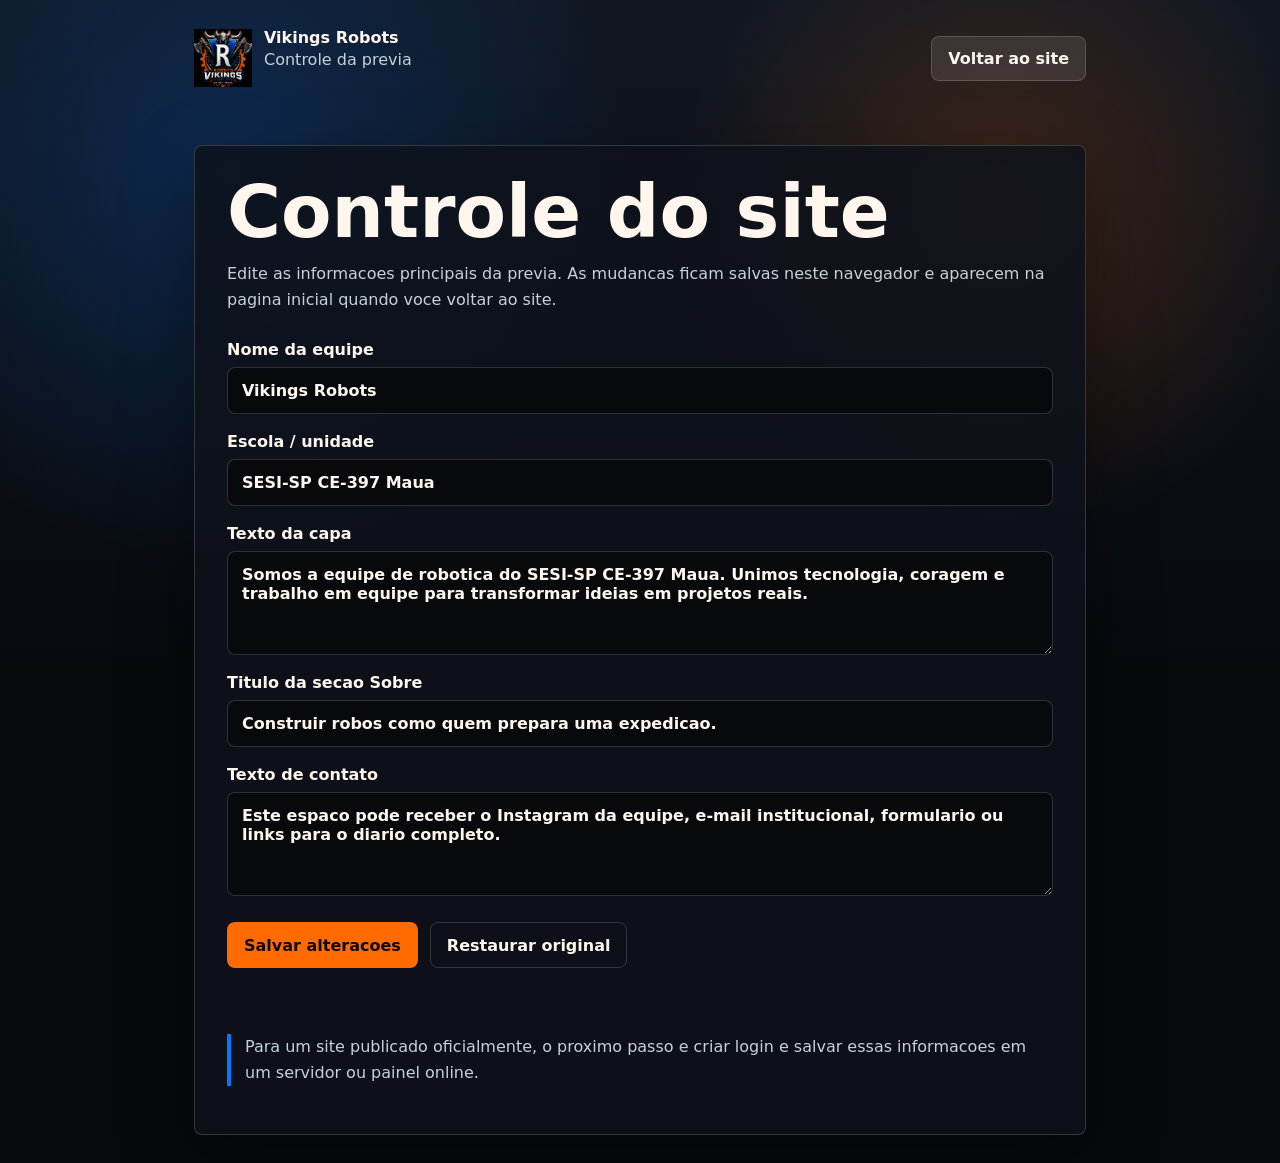
<file: Codex/2026-07-04/sa/outputs/vikings-preview/admin.html>
<!doctype html>
<html lang="pt-BR">
  <head>
    <meta charset="utf-8" />
    <meta name="viewport" content="width=device-width, initial-scale=1" />
    <title>Controle | Vikings Robots</title>
    <style>
      :root {
        color-scheme: dark;
        --ink: #fff7ed;
        --muted: #c7d1d8;
        --night: #07090d;
        --panel: rgba(14, 18, 27, 0.86);
        --line: rgba(255, 255, 255, 0.16);
        --blue: #0875ff;
        --orange: #ff6b00;
        --gold: #ffb33c;
        font-family: Inter, ui-sans-serif, system-ui, -apple-system, BlinkMacSystemFont, "Segoe UI", sans-serif;
      }

      * {
        box-sizing: border-box;
      }

      body {
        margin: 0;
        background:
          radial-gradient(circle at 78% 18%, rgba(255, 107, 0, 0.2), transparent 24%),
          radial-gradient(circle at 18% 15%, rgba(8, 117, 255, 0.22), transparent 28%),
          linear-gradient(180deg, #101722 0%, var(--night) 58%);
        color: var(--ink);
        min-height: 100vh;
      }

      a {
        color: inherit;
        text-decoration: none;
      }

      header,
      main {
        margin: 0 auto;
        max-width: 980px;
        padding: 28px clamp(18px, 5vw, 44px);
      }

      header {
        align-items: center;
        display: flex;
        gap: 18px;
        justify-content: space-between;
      }

      .brand {
        align-items: center;
        display: flex;
        gap: 12px;
      }

      .brand img {
        height: 58px;
        object-fit: contain;
        width: 58px;
      }

      .back {
        background: rgba(255, 255, 255, 0.1);
        border: 1px solid var(--line);
        border-radius: 8px;
        font-weight: 900;
        padding: 12px 16px;
      }

      .panel {
        background: var(--panel);
        border: 1px solid var(--line);
        border-radius: 8px;
        box-shadow: 0 22px 70px rgba(0, 0, 0, 0.38);
        padding: clamp(20px, 4vw, 32px);
      }

      h1 {
        font-size: clamp(2.2rem, 7vw, 4.6rem);
        line-height: 0.92;
        margin: 0 0 16px;
      }

      p {
        color: var(--muted);
        line-height: 1.6;
        margin-top: 0;
      }

      form {
        display: grid;
        gap: 18px;
        margin-top: 28px;
      }

      label {
        display: grid;
        font-weight: 900;
        gap: 8px;
      }

      input,
      textarea {
        background: rgba(7, 9, 13, 0.9);
        border: 1px solid var(--line);
        border-radius: 8px;
        color: var(--ink);
        font: inherit;
        padding: 13px 14px;
        width: 100%;
      }

      textarea {
        resize: vertical;
      }

      .actions {
        display: flex;
        flex-wrap: wrap;
        gap: 12px;
        margin-top: 8px;
      }

      button {
        border: 1px solid transparent;
        border-radius: 8px;
        cursor: pointer;
        font: inherit;
        font-weight: 900;
        min-height: 46px;
        padding: 12px 16px;
      }

      .save {
        background: var(--orange);
        color: #080a0f;
      }

      .clear {
        background: transparent;
        border-color: var(--line);
        color: var(--ink);
      }

      .status {
        color: var(--gold);
        font-weight: 900;
        min-height: 24px;
      }

      .note {
        border-left: 4px solid var(--blue);
        margin-top: 24px;
        padding-left: 14px;
      }

      @media (max-width: 660px) {
        header {
          align-items: flex-start;
          flex-direction: column;
        }
      }
    </style>
  </head>
  <body>
    <header>
      <div class="brand">
        <img src="vikiings.png" alt="Logo Vikings Robots" />
        <div>
          <strong>Vikings Robots</strong>
          <p>Controle da previa</p>
        </div>
      </div>
      <a class="back" href="index.html">Voltar ao site</a>
    </header>

    <main>
      <section class="panel">
        <h1>Controle do site</h1>
        <p>
          Edite as informacoes principais da previa. As mudancas ficam salvas neste navegador
          e aparecem na pagina inicial quando voce voltar ao site.
        </p>

        <form id="control-form">
          <label>
            Nome da equipe
            <input name="teamName" value="Vikings Robots" />
          </label>
          <label>
            Escola / unidade
            <input name="schoolName" value="SESI-SP CE-397 Maua" />
          </label>
          <label>
            Texto da capa
            <textarea name="heroText" rows="4">Somos a equipe de robotica do SESI-SP CE-397 Maua. Unimos tecnologia, coragem e trabalho em equipe para transformar ideias em projetos reais.</textarea>
          </label>
          <label>
            Titulo da secao Sobre
            <input name="aboutTitle" value="Construir robos como quem prepara uma expedicao." />
          </label>
          <label>
            Texto de contato
            <textarea name="contactText" rows="4">Este espaco pode receber o Instagram da equipe, e-mail institucional, formulario ou links para o diario completo.</textarea>
          </label>

          <div class="actions">
            <button class="save" type="submit">Salvar alteracoes</button>
            <button class="clear" type="button" id="clear-button">Restaurar original</button>
          </div>
          <div class="status" id="status" role="status"></div>
        </form>

        <p class="note">
          Para um site publicado oficialmente, o proximo passo e criar login e salvar essas
          informacoes em um servidor ou painel online.
        </p>
      </section>
    </main>

    <script>
      const storageKey = "vikings-site-control";
      const form = document.querySelector("#control-form");
      const status = document.querySelector("#status");
      const clearButton = document.querySelector("#clear-button");
      const saved = JSON.parse(localStorage.getItem(storageKey) || "{}");

      Object.entries(saved).forEach(([field, value]) => {
        if (form.elements[field]) {
          form.elements[field].value = value;
        }
      });

      form.addEventListener("submit", (event) => {
        event.preventDefault();
        const values = Object.fromEntries(new FormData(form).entries());
        localStorage.setItem(storageKey, JSON.stringify(values));
        status.textContent = "Alteracoes salvas. Volte ao site para ver a previa.";
      });

      clearButton.addEventListener("click", () => {
        localStorage.removeItem(storageKey);
        status.textContent = "Original restaurado. Recarregue o site para conferir.";
      });
    </script>
  </body>
</html>
</file>
<file: css/estilo.css>
body{
    background-color: #FFFFFF;
    color: #333333;
    font-family: Arial, Helvetica, sans-serif;
    font-size: 18px;
    line-height: 1.7;
    margin: 0;
}

h1{
    color: #C62828;
    text-align: center;
    font-size: 40px;
}

h2{
    color: #1565C0;
    font-size: 30px;
}

h3{
    color: #F4A261;
    font-size: 24px;
}

p{
    text-align: justify;
    color: #333333;
}

a{
    color: #1976D2;
    text-decoration: none;
    font-weight: bold;
}

a:hover{
    color: #D32F2F;
}

li{
    background-color: rgb(244, 245, 248);
    border: 1px solid rgb(227, 227, 231);
}

hr{
    border: 2px solid black;
}


/* ===== RESPONSIVIDADE ===== */

* {
    box-sizing: border-box;
}


/* ===== CELULAR ===== */

@media (max-width: 768px) {

    body {
        padding-left: 10px;
        padding-right: 10px;
        font-size: 16px;
        line-height: 1.5;
    }

    h1 {
        font-size: 30px;
        line-height: 1.2;
    }

    h2 {
        font-size: 24px;
    }

    h3 {
        font-size: 20px;
    }

    p {
        text-align: left;
    }

}
</file>
